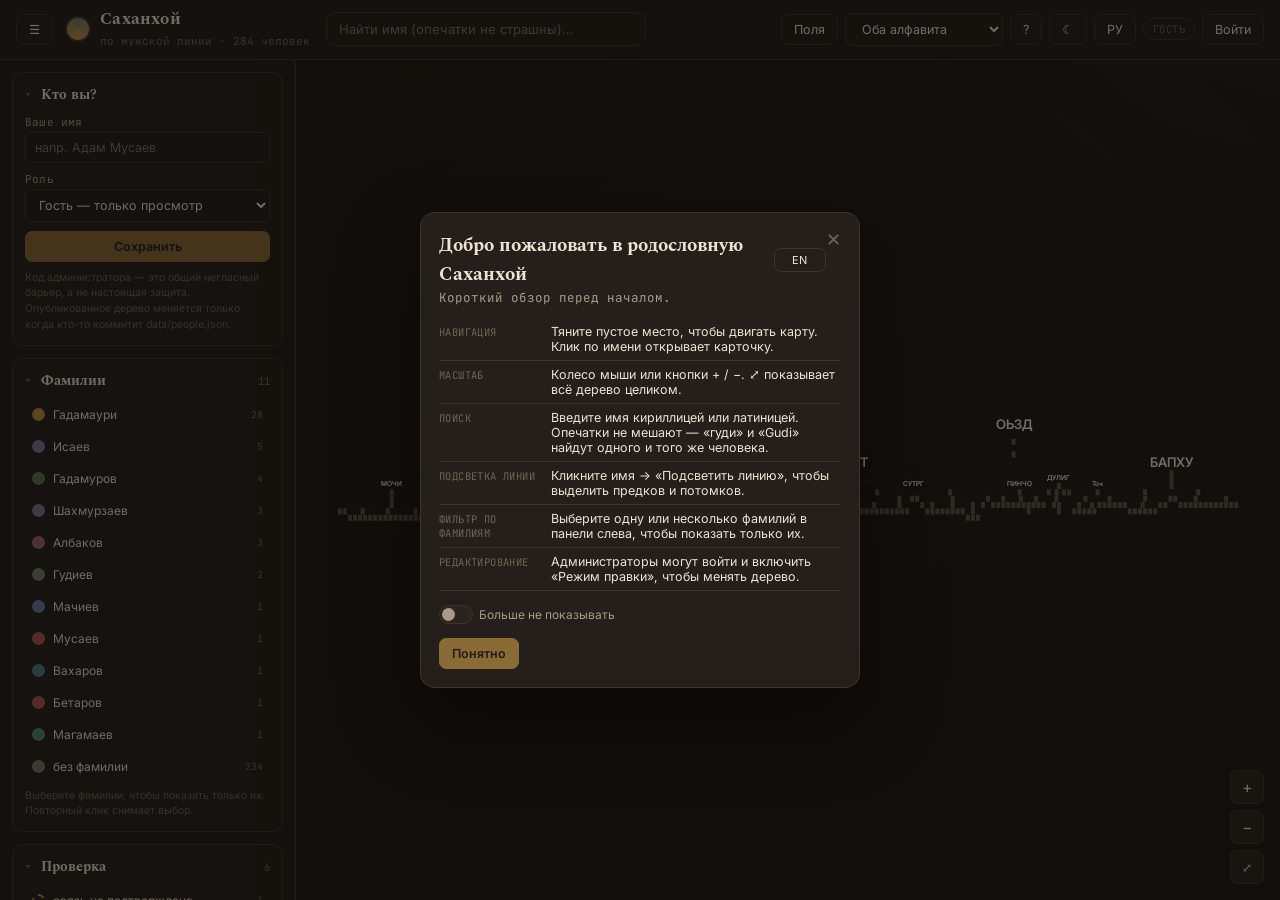
<file: index.html>
<!DOCTYPE html>
<html lang="en">
<head>
<meta charset="UTF-8">
<meta name="viewport" content="width=device-width, initial-scale=1.0">
<title>Саханхой — Lineage Keeper</title>
<link rel="preconnect" href="https://fonts.googleapis.com">
<link rel="preconnect" href="https://fonts.gstatic.com" crossorigin>
<link href="https://fonts.googleapis.com/css2?family=Spectral:wght@500;600;700&family=Source+Serif+4:wght@500;600;700&family=Inter:wght@400;500;600;700&family=JetBrains+Mono:wght@400;500&display=swap" rel="stylesheet">
<link rel="stylesheet" href="styles.css">
</head>
<body>

<div id="app">

  <div class="topbar">
    <button class="btn" id="sidebarToggle" title="Sidebar">☰</button>
    <div class="brand">
      <div class="mark"></div>
      <div>
        <h1 id="brandTitle">Саханхой</h1>
        <small id="brandSub"></small>
      </div>
    </div>

    <div class="search-wrap">
      <input type="text" id="searchInput" autocomplete="off" data-i18n-ph="searchPh">
      <div class="search-results" id="searchResults" style="display:none;"></div>
    </div>

    <div class="topbar-controls">
      <div class="popwrap">
        <button class="btn" id="fieldsBtn" data-i18n="fieldsBtn"></button>
        <div class="popover" id="fieldsPop" hidden>
          <div class="pop-head" data-i18n="fieldsTitle"></div>
          <table class="fieldgrid">
            <thead><tr><th></th><th data-i18n="onHover"></th><th data-i18n="onSelect"></th></tr></thead>
            <tbody id="fieldRows"></tbody>
          </table>
          <label class="toggle-pill" style="margin-top:10px;">
            <span class="switch"><input type="checkbox" id="tooltipToggle" checked><span class="slider"></span></span>
            <span data-i18n="hoverTags"></span>
          </label>
        </div>
      </div>

      <select id="langDisplay" class="btn" style="cursor:pointer;">
        <option value="both" data-i18n="scriptBoth"></option>
        <option value="ru" data-i18n="scriptRu"></option>
        <option value="en" data-i18n="scriptEn"></option>
      </select>

      <button class="btn" id="undoBtn" title="Ctrl+Z">↶</button>
      <button class="btn" id="redoBtn" title="Ctrl+Y">↷</button>
      <label class="toggle-pill" id="editModeWrap" hidden>
        <span class="switch"><input type="checkbox" id="editModeToggle"><span class="slider"></span></span>
        <span data-i18n="editMode"></span>
      </label>
      <button class="btn" id="realignBtn" hidden data-i18n="realign"></button>
      <button class="btn" id="themeBtn" title="Day / Night">☾</button>
      <button class="btn" id="uiLangBtn">EN</button>

      <span id="roleBadge" class="role-badge viewer">viewer</span>
      <button class="btn" id="loginBtn" data-i18n="logIn"></button>
      <button class="btn" id="signOutBtn" data-i18n="signOut" hidden></button>
    </div>
  </div>

  <div class="layout">
    <aside class="sidebar" id="sidebar">

      <div class="panel" id="loginPanel">
        <h2 data-i18n="whoAreYou"></h2>
        <div class="field">
          <label data-i18n="yourName"></label>
          <input type="text" id="userName" data-i18n-ph="namePh">
        </div>
        <div class="field">
          <label data-i18n="role"></label>
          <select id="userRole">
            <option value="viewer" data-i18n="roleViewer"></option>
            <option value="admin" data-i18n="roleAdmin"></option>
          </select>
        </div>
        <div class="field" id="passcodeField" style="display:none;">
          <label data-i18n="passcode"></label>
          <input type="password" id="userPasscode">
        </div>
        <button class="btn primary" id="saveIdentityBtn" style="width:100%;" data-i18n="save"></button>
        <div class="hint" data-i18n="passcodeHint" style="margin-top:8px;"></div>
      </div>

      <div class="panel" id="signedInPanel" hidden>
        <h2 data-i18n="signedIn"></h2>
        <div class="signed-row">
          <div>
            <div class="signed-name" id="signedName"></div>
            <div class="signed-role" id="signedRole"></div>
          </div>
          <button class="btn small" id="signOutBtn2" data-i18n="signOut"></button>
        </div>
      </div>

      <div class="panel collapsible" id="addPersonPanel">
        <h2 data-i18n="addPerson"></h2>
        <div class="field-row">
          <div class="field"><label data-i18n="nameRu"></label><input type="text" id="p_nameRu"></div>
          <div class="field"><label data-i18n="nameEn"></label><input type="text" id="p_nameEn"></div>
        </div>
        <div class="hint" data-i18n="translitHint" style="margin:-5px 0 8px;"></div>
        <div class="field"><label data-i18n="born"></label><div class="datefield" id="p_birth"></div></div>
        <div class="field"><label data-i18n="died"></label><div class="datefield" id="p_death"></div></div>
        <div class="field">
          <label data-i18n="father"></label>
          <div class="combo" id="p_fatherCombo"></div>
        </div>
        <div class="field">
          <label data-i18n="familyName"></label>
          <select id="p_family"></select>
          <div class="new-tag-inline" id="newFamRow" style="display:none;">
            <input type="text" id="newFamName" data-i18n-ph="newFamily">
            <div class="color-row"><input type="color" id="newFamColor" value="#c4903f"></div>
          </div>
        </div>
        <div class="field"><label data-i18n="source"></label>
          <input type="text" id="p_source" list="sourceListAdd" data-i18n-ph="sourcePh">
          <datalist id="sourceListAdd"></datalist></div>
        <div class="field"><label data-i18n="notes"></label><textarea id="p_notes"></textarea></div>
        <button class="btn primary" id="addPersonBtn" style="width:100%;" data-i18n="addPersonBtn"></button>
        <div class="hint" id="addPersonHint" style="margin-top:6px;"></div>
      </div>

      <div class="panel" id="pendingPanel" style="display:none;">
        <h2><span data-i18n="pending"></span> <span class="count" id="pendingCount"></span></h2>
        <div id="pendingList"></div>
      </div>

      <div class="panel">
        <h2><span data-i18n="families"></span> <span class="count" id="famCount"></span></h2>
        <div class="legend-list" id="famLegend"></div>
        <div class="hint" data-i18n="filterHint" style="margin-top:8px;"></div>
      </div>

      <div class="panel">
        <h2><span data-i18n="verification"></span> <span class="count" id="flagCount"></span></h2>
        <div class="legend-list" id="flagList"></div>
        <div class="hint" data-i18n="dashHint" style="margin-top:8px;"></div>
      </div>

      <div class="panel" id="sourcesPanel">
        <h2><span data-i18n="sources"></span> <span class="count" id="sourceCount"></span></h2>
        <div class="legend-list" id="sourceList2"></div>
        <div class="hint" data-i18n="sourcesHint" style="margin-top:8px;"></div>
      </div>

      <div class="panel" id="versionsPanel">
        <h2><span data-i18n="versions"></span> <span class="count" id="versionCount"></span></h2>
        <div id="versionList"></div>
      </div>

      <div class="panel" id="adminPanel" style="display:none;">
        <h2 data-i18n="adminSettings"></h2>
        <div class="field" style="display:none;"><label data-i18n="modPass"></label><input type="text" id="modPasscode"></div>
        <div class="field"><label data-i18n="adminPass"></label><input type="text" id="adminPasscode"></div>
        <button class="btn small" id="savePasscodesBtn" data-i18n="savePasscodes"></button>
        <div class="btn-grid" style="margin-top:10px;">
          <button class="btn small" id="exportDataBtn" data-i18n="exportJson"></button>
          <button class="btn small" id="exportXlsxBtn" data-i18n="exportXlsx"></button>
          <button class="btn small" id="importXlsxBtn" data-i18n="importXlsx"></button>
          <button class="btn small" id="exportBtn" data-i18n="exportBackup"></button>
          <button class="btn small" id="importBtn" data-i18n="importBackup"></button>
          <button class="btn small danger" id="resetAllBtn" data-i18n="resetLocal"></button>
        </div>
        <input type="file" id="importFile" accept="application/json" style="display:none;">
        <input type="file" id="importSheet" accept=".xlsx,.csv" style="display:none;">
        <div class="hint" data-i18n="adminDataHint" style="margin-top:8px;"></div>
      </div>

      <div class="panel" id="fontPanel" style="display:none;">
        <h2><span data-i18n="fontPanelTitle"></span>
          <button class="btn small" id="fontResetBtn" style="float:right;font-size:10px;" data-i18n="fontReset"></button>
        </h2>
        <div id="fontRows"></div>
        <div class="hint" data-i18n="fontPanelHint" style="margin-top:8px;"></div>
      </div>

      <div class="panel" id="activityPanel">
        <h2 data-i18n="activity"></h2>
        <div id="auditLog"></div>
      </div>

    </aside>

    <main class="canvas-wrap">
      <svg id="tree-svg"><g id="viewport"></g></svg>
      <div class="empty-state" id="emptyState" style="display:none;">
        <div class="es-title" data-i18n="emptyTitle"></div>
        <div data-i18n="emptyBody"></div>
      </div>
      <div class="tooltip" id="tooltip"></div>
      <div class="zoom-controls">
        <button class="btn" id="zoomIn">+</button>
        <button class="btn" id="zoomOut">−</button>
        <button class="btn" id="zoomFit" style="font-size:12px;" title="Fit">⤢</button>
      </div>
    </main>
  </div>
</div>

<div class="overlay" id="infoOverlay"><div class="modal" id="infoModal"></div></div>
<div class="toast" id="toast"></div>

<script src="config.js"></script>
<script src="app.js"></script>
</body>
</html>
</file>
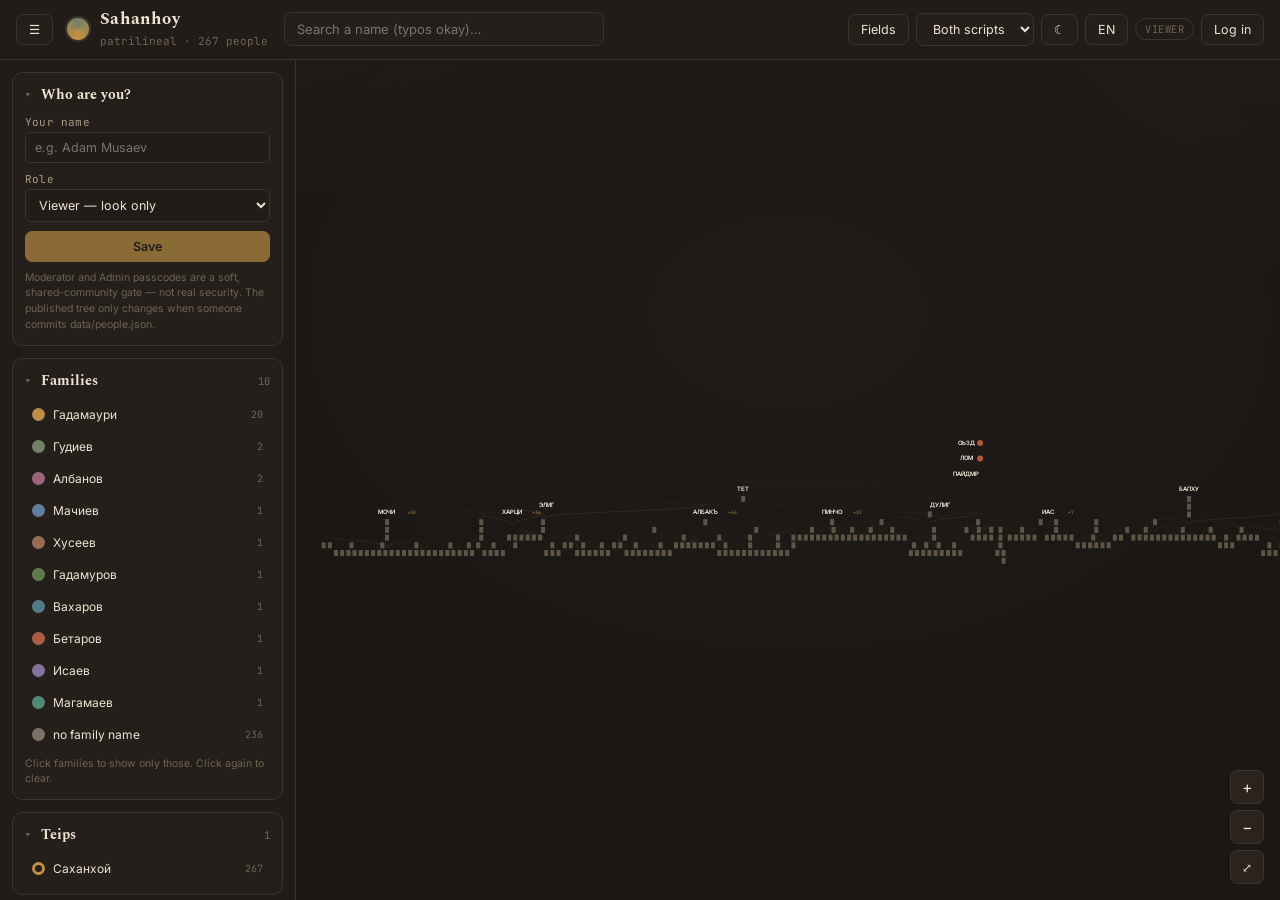
<file: preview.html>
<!DOCTYPE html>
<html lang="en">
<head>
<meta charset="UTF-8">
<meta name="viewport" content="width=device-width, initial-scale=1.0">
<title>Саханхой (одним файлом) —  — Lineage Keeper</title>
<link rel="preconnect" href="https://fonts.googleapis.com">
<link rel="preconnect" href="https://fonts.gstatic.com" crossorigin>
<link href="https://fonts.googleapis.com/css2?family=Spectral:wght@500;600;700&family=Source+Serif+4:wght@500;600;700&family=Inter:wght@400;500;600;700&family=JetBrains+Mono:wght@400;500&display=swap" rel="stylesheet">
<style>
/* ═══════════════════════════════════════════════════════════════════════
   Саханхой — Lineage Keeper
   Serif for headings and names · mono for metadata, counts and labels ·
   sans for everything else · soft radii · 1px borders · minimal shadow ·
   one accent colour doing the important work at a time.
   ═══════════════════════════════════════════════════════════════════════ */

:root{
  /* backgrounds */
  --bg:#1b1714;
  --bg-2:#221c18;
  --panel:#241f1a;
  --panel-2:#2b241e;
  --border:#3c332a;

  /* text */
  --text:#eee3d3;
  --text-dim:#a89a84;
  --text-faint:#6f6353;

  /* accents */
  --accent:#c4903f;
  --accent-dim:#8a6a35;
  --accent2:#748067;
  --danger:#b1583f;
  --success:#6a8a5e;

  /* shape */
  --radius:10px;

  /* type — Spectral has no Cyrillic subset, so a Cyrillic serif sits
     behind it in the stack and picks up the names. See README. */
  --font-d:'Spectral','Source Serif 4',Georgia,serif;
  --font-b:'Inter',system-ui,sans-serif;
  --font-m:'JetBrains Mono',ui-monospace,monospace;

  /* map glow, swapped per theme */
  --glow-a:rgba(196,144,63,0.07);
  --glow-b:rgba(116,128,103,0.06);
  --canvas-glow:rgba(255,255,255,.02);
  --link:#6d5f4d;
  --link-dash:#8a6b3c;
  --on-accent:#221c18;

  /* label sizes, set from JS as you zoom */
  --lbl-ru:12px;
  --lbl-en:10.5px;
  --lbl-meta:9.5px;
}

html.light{
  --bg:#f4efe6;
  --bg-2:#fbf8f2;
  --panel:#ffffff;
  --panel-2:#f2ece1;
  --border:#ddd3c2;
  --text:#241d16;
  --text-dim:#6a5f51;
  --text-faint:#948876;
  --accent:#9a6a1f;
  --accent-dim:#c4903f;
  --accent2:#5d6b50;
  --danger:#9c4630;
  --success:#4f6b44;
  --glow-a:rgba(196,144,63,0.14);
  --glow-b:rgba(116,128,103,0.10);
  --canvas-glow:rgba(0,0,0,.02);
  --link:#c0b4a0;
  --link-dash:#c9a56a;
  --on-accent:#fbf8f2;
}

*{box-sizing:border-box;}
[hidden]{display:none !important;}
html,body{height:100%;margin:0;}
body{
  background:
    radial-gradient(ellipse 900px 500px at 15% -10%, var(--glow-a), transparent 60%),
    radial-gradient(ellipse 700px 500px at 100% 0%, var(--glow-b), transparent 55%),
    var(--bg);
  color:var(--text);
  font-family:var(--font-b);
  overflow:hidden;
}
#app{height:100vh;display:flex;flex-direction:column;}

/* ---------- topbar ---------- */
.topbar{
  display:flex;align-items:center;gap:12px;
  padding:10px 16px;
  background:var(--bg-2);
  border-bottom:1px solid var(--border);
  flex-shrink:0;flex-wrap:wrap;
}
.brand{display:flex;align-items:center;gap:9px;margin-right:4px;}
.brand .mark{
  width:26px;height:26px;border-radius:50%;
  background:conic-gradient(from 180deg, var(--accent), var(--accent2), var(--accent));
  border:2px solid var(--border);flex-shrink:0;
}
.brand h1{font-family:var(--font-d);font-weight:700;font-size:17px;margin:0;letter-spacing:.2px;line-height:1.1;}
.brand small{color:var(--text-faint);font-size:11px;font-family:var(--font-m);}

.search-wrap{position:relative;flex:1;min-width:170px;max-width:320px;}
.search-wrap input{
  width:100%;padding:8px 12px;border-radius:8px;border:1px solid var(--border);
  background:var(--panel);color:var(--text);font-family:var(--font-b);font-size:13px;
}
.search-wrap input:focus{outline:none;border-color:var(--accent-dim);}
.search-results{
  position:absolute;top:calc(100% + 4px);left:0;right:0;
  background:var(--panel-2);border:1px solid var(--border);border-radius:8px;
  max-height:300px;overflow-y:auto;z-index:40;box-shadow:0 8px 24px rgba(0,0,0,.4);
}
.search-results .sr-item{padding:8px 10px;cursor:pointer;font-size:13px;border-bottom:1px solid var(--border);}
.search-results .sr-item:last-child{border-bottom:none;}
.search-results .sr-item:hover,.search-results .sr-item.sel{background:var(--panel);}
.search-results .sr-item .sub{color:var(--text-faint);font-size:11px;font-family:var(--font-m);}
.search-results .sr-empty{padding:12px 10px;font-size:12px;color:var(--text-faint);font-style:italic;}

.topbar-controls{display:flex;align-items:center;gap:7px;margin-left:auto;flex-wrap:wrap;}
.btn{
  padding:7px 12px;border-radius:7px;border:1px solid var(--border);
  background:var(--panel);color:var(--text);font-family:var(--font-b);font-size:12.5px;
  cursor:pointer;white-space:nowrap;transition:border-color .15s,opacity .15s;
}
.btn:hover{border-color:var(--accent-dim);}
.btn:disabled{opacity:.35;cursor:default;border-color:var(--border);}
.btn.primary{background:var(--accent-dim);border-color:var(--accent-dim);color:var(--on-accent);font-weight:600;}
.btn.primary:hover{background:var(--accent);}
.btn.danger{border-color:var(--danger);color:var(--danger);}
.btn.small{padding:4px 8px;font-size:11px;}
.toggle-pill{display:flex;align-items:center;gap:6px;font-size:12px;color:var(--text-dim);cursor:pointer;}
.switch{position:relative;width:34px;height:19px;flex-shrink:0;}
.switch input{opacity:0;width:0;height:0;}
.slider{position:absolute;inset:0;background:var(--panel-2);border:1px solid var(--border);border-radius:20px;cursor:pointer;transition:.15s;}
.slider:before{content:'';position:absolute;width:13px;height:13px;left:2px;top:2px;background:var(--text-dim);border-radius:50%;transition:.15s;}
input:checked + .slider{background:var(--accent-dim);}
input:checked + .slider:before{transform:translateX(15px);background:var(--on-accent);}

/* popover */
.popwrap{position:relative;}
.popover{
  position:absolute;top:calc(100% + 6px);right:0;z-index:70;width:270px;
  background:var(--panel-2);border:1px solid var(--border);border-radius:var(--radius);
  padding:12px;box-shadow:0 14px 36px rgba(0,0,0,.45);
}
.pop-head{font-family:var(--font-d);font-weight:700;font-size:13px;margin-bottom:8px;}
.fieldgrid{width:100%;border-collapse:collapse;font-size:12px;}
.fieldgrid th{
  font-family:var(--font-m);font-size:9.5px;font-weight:400;color:var(--text-faint);
  text-transform:uppercase;letter-spacing:.5px;padding-bottom:6px;text-align:center;
}
.fieldgrid th:first-child{text-align:left;}
.fieldgrid td{padding:3px 0;}
.fieldgrid td:not(:first-child){text-align:center;width:52px;}
.fieldgrid input{accent-color:var(--accent);width:14px;height:14px;cursor:pointer;}

/* ---------- layout ---------- */
.layout{flex:1;display:flex;min-height:0;}
.sidebar{
  width:296px;flex-shrink:0;background:var(--bg-2);border-right:1px solid var(--border);
  overflow-y:auto;padding:12px;display:flex;flex-direction:column;gap:12px;
}
.sidebar.collapsed{display:none;}
.panel{background:var(--panel);border:1px solid var(--border);border-radius:var(--radius);padding:12px;}
.panel h2{
  font-family:var(--font-d);font-size:13.5px;font-weight:700;margin:0 0 10px 0;
  display:flex;align-items:center;justify-content:space-between;gap:8px;color:var(--text);
}
.panel h2 .count{font-family:var(--font-m);font-size:10.5px;color:var(--text-faint);font-weight:400;}
.field{margin-bottom:9px;}
.field label{display:block;font-size:11px;color:var(--text-dim);margin-bottom:3px;font-family:var(--font-m);letter-spacing:.2px;}
.field input[type=text],.field input[type=number],.field input[type=password],.field select,.field textarea{
  width:100%;padding:7px 9px;border-radius:6px;border:1px solid var(--border);
  background:var(--bg-2);color:var(--text);font-family:var(--font-b);font-size:12.5px;
}
.field input:focus,.field select:focus,.field textarea:focus{outline:none;border-color:var(--accent-dim);}
.field textarea{resize:vertical;min-height:44px;}
.field-row{display:flex;gap:8px;}
.field-row .field{flex:1;min-width:0;}
.hint{font-size:10.5px;color:var(--text-faint);margin-top:2px;line-height:1.5;}
.hint code{font-family:var(--font-m);font-size:10px;color:var(--text-dim);}
.color-row{display:flex;align-items:center;gap:6px;}
.color-row input[type=color]{width:30px;height:26px;padding:0;border:1px solid var(--border);border-radius:5px;background:none;cursor:pointer;}
.new-tag-inline{display:flex;gap:6px;margin-top:6px;}
.new-tag-inline input[type=text]{flex:1;}
.btn-grid{display:grid;grid-template-columns:1fr 1fr;gap:6px;}
.btn-grid .btn{width:100%;text-align:center;}

/* date field — fixed DD-MM-YYYY order */
.datefield{display:flex;gap:6px;align-items:center;}
.datefield select,.datefield input{
  padding:7px 6px;border-radius:6px;border:1px solid var(--border);
  background:var(--bg-2);color:var(--text);font-family:var(--font-m);font-size:12px;
}
.datefield .dd{width:62px;} .datefield .mm{width:62px;} .datefield .yy{width:72px;}
.datefield .sep{color:var(--text-faint);font-family:var(--font-m);font-size:12px;}
.datefield.bad select,.datefield.bad input{border-color:var(--danger);}

.legend-list{display:flex;flex-direction:column;gap:5px;}
.legend-item{display:flex;align-items:center;gap:8px;padding:5px 6px;border-radius:6px;cursor:pointer;font-size:12px;border:1px solid transparent;}
.legend-item:hover{background:var(--panel-2);}
.legend-item.picked{border-color:var(--accent-dim);background:var(--panel-2);}
.legend-item.muted{opacity:.4;}
.swatch{width:13px;height:13px;border-radius:50%;flex-shrink:0;border:2px solid rgba(128,128,128,.25);}
.swatch.ring{background:none !important;border-width:3px;}
.swatch.dash{background:none !important;border-style:dashed;border-color:var(--accent);}
.legend-item .lname{flex:1;min-width:0;overflow:hidden;text-overflow:ellipsis;white-space:nowrap;}
.legend-item .lcount{color:var(--text-faint);font-family:var(--font-m);font-size:10px;}

.role-badge{
  display:inline-flex;align-items:center;gap:5px;padding:3px 9px;border-radius:20px;
  font-size:10.5px;font-family:var(--font-m);border:1px solid var(--border);text-transform:uppercase;letter-spacing:.5px;
}
.role-badge.viewer{color:var(--text-faint);}
.role-badge.contributor{color:#8fb0c9;border-color:#3d5468;}
.role-badge.moderator{color:#7fa066;border-color:#4a5f3c;}
.role-badge.admin{color:var(--accent);border-color:var(--accent-dim);}

.signed-row{display:flex;align-items:center;justify-content:space-between;gap:8px;}
.signed-name{font-size:13px;font-weight:600;}
.signed-role{font-family:var(--font-m);font-size:10.5px;color:var(--text-faint);text-transform:uppercase;letter-spacing:.5px;}

.pending-item,.version-item{border:1px solid var(--border);border-radius:8px;padding:8px;margin-bottom:7px;background:var(--bg-2);}
.pending-item .pt{font-size:12px;font-weight:600;}
.pending-item .ps{font-size:10.5px;color:var(--text-faint);font-family:var(--font-m);margin:3px 0 6px;line-height:1.5;}
.pending-item .pactions{display:flex;gap:6px;flex-wrap:wrap;}
.version-item{display:flex;align-items:center;justify-content:space-between;gap:8px;}
.version-item .vmeta{font-size:11px;line-height:1.5;min-width:0;}
.version-item .vtime{font-family:var(--font-m);font-size:9.5px;color:var(--text-faint);}
.empty-note{font-size:11.5px;color:var(--text-faint);font-style:italic;}

#auditLog{max-height:150px;overflow-y:auto;font-size:11px;font-family:var(--font-m);color:var(--text-dim);line-height:1.6;}

/* ---------- canvas ---------- */
.canvas-wrap{flex:1;position:relative;overflow:hidden;
  background:radial-gradient(ellipse 1000px 700px at 50% 30%, var(--canvas-glow), transparent 60%);}
svg#tree-svg{width:100%;height:100%;display:block;cursor:grab;touch-action:none;}
svg#tree-svg.panning{cursor:grabbing;}
.node-group{cursor:pointer;}

/* Labels carry a halo in the page colour so highlighted links never cut
   through the text. paint-order draws the stroke beneath the glyphs. */
.node-label,.node-label-ru,.node-meta{
  pointer-events:none;text-anchor:middle;
  paint-order:stroke; stroke:var(--bg); stroke-width:3.5px; stroke-linejoin:round;
}
.node-label{font-family:var(--font-b);font-size:var(--lbl-ru);fill:var(--text);font-weight:600;}
.node-label-ru{font-family:var(--font-b);font-size:var(--lbl-en);fill:var(--text-dim);}
.node-meta{font-family:var(--font-m);font-size:var(--lbl-meta);fill:var(--text-faint);}
.node-badge{font-family:var(--font-m);font-size:10px;fill:var(--on-accent);font-weight:700;pointer-events:none;}

.link{fill:none;stroke:var(--link);stroke-width:2;}
.link.unverified{stroke-dasharray:4 4;stroke:var(--link-dash);}
.link.lit{stroke:var(--accent);stroke-width:2.6;}
svg#tree-svg.far .node-label,
svg#tree-svg.far .node-label-ru,
svg#tree-svg.far .node-meta{display:none;}

.zoom-controls{position:absolute;bottom:16px;right:16px;display:flex;flex-direction:column;gap:6px;z-index:20;}
.zoom-controls .btn{width:34px;height:34px;padding:0;font-size:16px;display:flex;align-items:center;justify-content:center;background:var(--panel-2);}
#clearHighlightBtn{position:absolute;top:12px;left:12px;z-index:30;}

.empty-state{position:absolute;top:50%;left:50%;transform:translate(-50%,-50%);text-align:center;color:var(--text-faint);z-index:5;pointer-events:none;}
.empty-state .es-title{font-family:var(--font-d);font-size:20px;color:var(--text-dim);margin-bottom:6px;}

.tooltip{
  position:absolute;pointer-events:none;background:var(--panel-2);border:1px solid var(--border);
  border-radius:8px;padding:9px 11px;font-size:12px;max-width:250px;z-index:50;
  box-shadow:0 10px 30px rgba(0,0,0,.35);display:none;
}
.tooltip .tt-name{font-family:var(--font-d);font-weight:700;font-size:13.5px;margin-bottom:3px;}
.tooltip .tt-name-ru{color:var(--text-dim);font-size:11.5px;margin-bottom:5px;}
.tooltip .tt-row{display:flex;gap:6px;font-size:11px;color:var(--text-dim);margin-bottom:2px;}
.tooltip .tt-row .tk{font-family:var(--font-m);font-size:10px;color:var(--text-faint);min-width:66px;flex-shrink:0;}
.tooltip .tt-tag{display:inline-flex;align-items:center;gap:4px;}
.tooltip .tt-flag{color:var(--danger);font-size:10.5px;margin-top:5px;font-family:var(--font-m);}

/* ---------- modal ---------- */
.overlay{position:fixed;inset:0;background:rgba(10,8,6,.55);display:none;align-items:center;justify-content:center;z-index:100;}
html.light .overlay{background:rgba(60,50,38,.35);}
.overlay.show{display:flex;}
.modal{
  background:var(--panel);border:1px solid var(--border);border-radius:14px;
  width:440px;max-width:92vw;max-height:86vh;overflow-y:auto;padding:18px;
  box-shadow:0 30px 80px rgba(0,0,0,.45);
}
.modal h3{font-family:var(--font-d);margin:0 0 3px 0;font-size:19px;}
.modal .modal-sub{color:var(--text-dim);font-size:12.5px;margin-bottom:12px;font-family:var(--font-m);}
.modal .close-x{float:right;cursor:pointer;color:var(--text-faint);font-size:18px;line-height:1;}
.detail-row{display:flex;gap:8px;padding:6px 0;border-bottom:1px solid var(--border);font-size:12.5px;}
.detail-row .dk{width:104px;color:var(--text-faint);font-family:var(--font-m);font-size:10.5px;text-transform:uppercase;letter-spacing:.4px;flex-shrink:0;padding-top:1px;}
.detail-row .dv{flex:1;min-width:0;}
.detail-row .dv a{color:var(--text);text-decoration:none;border-bottom:1px solid var(--accent-dim);cursor:pointer;}
.detail-row .dv a:hover{color:var(--accent);}
.tag-chip{display:inline-flex;align-items:center;gap:5px;padding:2px 8px;border-radius:14px;font-size:11px;border:1px solid var(--border);}
.chain-line{display:flex;flex-wrap:wrap;gap:3px;align-items:baseline;line-height:1.7;}
.chain-line i{color:var(--text-faint);font-style:normal;}
.modal-actions{display:flex;gap:8px;flex-wrap:wrap;margin-top:14px;}
.flag-note{
  display:flex;align-items:flex-start;gap:7px;margin-top:12px;padding:8px 10px;
  border:1px solid var(--danger);border-radius:8px;
  font-size:11.5px;color:var(--danger);line-height:1.5;
}

.toast{
  position:fixed;bottom:20px;left:50%;transform:translateX(-50%);
  background:var(--panel-2);border:1px solid var(--accent-dim);color:var(--text);
  padding:9px 16px;border-radius:8px;font-size:12.5px;z-index:200;opacity:0;
  transition:opacity .25s;pointer-events:none;
}
.toast.show{opacity:1;}

@media (max-width:900px){
  .sidebar{position:absolute;z-index:60;height:calc(100% - 54px);top:54px;box-shadow:20px 0 40px rgba(0,0,0,.4);}
  .sidebar-toggle{display:inline-flex;}
  .search-wrap{max-width:none;order:5;width:100%;}
}
:focus-visible{outline:2px solid var(--accent-dim);outline-offset:2px;}
@media (prefers-reduced-motion: reduce){*{transition:none !important;}}
::-webkit-scrollbar{width:9px;height:9px;}
::-webkit-scrollbar-thumb{background:var(--border);border-radius:6px;}
::-webkit-scrollbar-track{background:transparent;}

/* ---------- type-ahead combobox (father picker) ---------- */
.combo{position:relative;}
.combo input{
  width:100%;padding:7px 9px;border-radius:6px;border:1px solid var(--border);
  background:var(--bg-2);color:var(--text);font-family:var(--font-b);font-size:12.5px;
}
.combo input:focus{outline:none;border-color:var(--accent-dim);}
.combo .combo-list{
  position:absolute;top:calc(100% + 3px);left:0;right:0;z-index:80;
  background:var(--panel-2);border:1px solid var(--border);border-radius:8px;
  max-height:230px;overflow-y:auto;box-shadow:0 10px 28px rgba(0,0,0,.35);
}
.combo .combo-item{padding:6px 9px;cursor:pointer;font-size:12.5px;border-bottom:1px solid var(--border);}
.combo .combo-item:last-child{border-bottom:none;}
.combo .combo-item:hover,.combo .combo-item.sel{background:var(--panel);}
.combo .combo-item .sub{font-family:var(--font-m);font-size:10px;color:var(--text-faint);}
.combo .combo-empty{padding:9px;font-size:11.5px;color:var(--text-faint);font-style:italic;}
.combo .combo-clear{
  position:absolute;right:6px;top:6px;border:0;background:none;color:var(--text-faint);
  cursor:pointer;font-size:14px;line-height:1;padding:2px 4px;
}

/* four digits and no more — needs to out-rank .field input[type=number] */
.field .datefield input.yy,.datefield input.yy{width:64px;-moz-appearance:textfield;}
.field .datefield select.dd,.field .datefield select.mm{width:60px;}
.datefield input.yy::-webkit-outer-spin-button,
.datefield input.yy::-webkit-inner-spin-button{-webkit-appearance:none;margin:0;}

/* ---------- editing affordances on the map ---------- */
.node-group.picked circle:first-of-type{stroke:var(--accent);stroke-width:6;}
.handle{cursor:pointer;}
.handle circle{fill:var(--panel-2);stroke:var(--accent-dim);stroke-width:1.5;}
.handle:hover circle{stroke:var(--accent);fill:var(--accent-dim);}
.handle text{fill:var(--text);font-family:var(--font-m);font-weight:700;pointer-events:none;}
.link-preview{stroke:var(--accent);stroke-width:2.5;stroke-dasharray:5 4;fill:none;pointer-events:none;}
.drop-target circle:first-of-type{stroke:var(--success);stroke-width:6;}

/* ---------- in-app confirm ---------- */
.confirm-card{
  background:var(--panel);border:1px solid var(--border);border-radius:14px;
  width:400px;max-width:92vw;padding:20px;box-shadow:0 30px 80px rgba(0,0,0,.45);
}
.confirm-card h4{font-family:var(--font-d);margin:0 0 8px;font-size:16px;}
.confirm-card p{margin:0 0 16px;font-size:12.5px;line-height:1.6;color:var(--text-dim);}
.confirm-card .row{display:flex;gap:8px;justify-content:flex-end;}

/* ---------- names as the interactive elements ---------- */
.node-group .hit{fill:transparent;}
.node-group .pill{fill:var(--panel-2);stroke:var(--accent);stroke-width:1.5px;vector-effect:non-scaling-stroke;}
.node-group:hover .hit{fill:var(--panel-2);opacity:.55;}
.node-group.drop-target .hit{fill:var(--success);opacity:.3;}
.node-badge-text{font-family:var(--font-m);font-size:var(--lbl-meta);fill:var(--accent);pointer-events:none;}
.node-group.tiny .tick{opacity:.8;}

/* ---------- family filter chips over the chart ---------- */
.filter-chips{
  position:absolute;top:12px;left:50%;transform:translateX(-50%);z-index:30;
  display:flex;align-items:center;gap:6px;flex-wrap:wrap;justify-content:center;
  max-width:70%;background:var(--panel);border:1px solid var(--border);
  border-radius:20px;padding:5px 12px;box-shadow:0 8px 22px rgba(0,0,0,.3);
}
.filter-chips .fc-label{
  font-family:var(--font-m);font-size:9.5px;color:var(--text-faint);
  text-transform:uppercase;letter-spacing:.6px;margin-right:2px;
}
.filter-chips .fc{
  display:inline-flex;align-items:center;gap:6px;font-size:11.5px;
  background:var(--panel-2);border:1px solid var(--border);border-radius:14px;padding:2px 6px 2px 7px;
}
.filter-chips .fc i{width:9px;height:9px;border-radius:50%;flex-shrink:0;}
.filter-chips .fc b{cursor:pointer;color:var(--text-faint);font-weight:400;padding:0 2px;}
.filter-chips .fc b:hover{color:var(--danger);}

#clearHighlightBtn{display:flex;align-items:center;gap:6px;}

/* ---------- collapsible sidebar panels ---------- */
.panel h2 .chev{
  cursor:pointer;color:var(--text-faint);font-size:10px;margin-right:2px;
  transition:transform .15s;display:inline-block;
}
.panel.folded h2 .chev{transform:rotate(-90deg);}
.panel.folded > *:not(h2){display:none !important;}
.panel h2 .heading{flex:1;cursor:pointer;}

/* ---------- family delete ---------- */
.legend-item .lx{
  color:var(--text-faint);font-size:12px;padding:0 3px;border-radius:4px;
  opacity:0;transition:opacity .12s;
}
.legend-item:hover .lx{opacity:1;}
.legend-item .lx:hover{color:var(--danger);}


/* ---------- legibility of the structure ---------- */
.link{stroke-linecap:round;}
.node-group .tick{fill:var(--text-faint);}
.node-group:hover .tick{fill:var(--accent);}
html:not(.light) .node-label{fill:#f3e9da;}
html:not(.light) .node-label-ru{fill:#b6a68d;}
html:not(.light) .node-meta{fill:#8d7f6b;}
html:not(.light) .link.lit{stroke:#e0aa50;}
/* the halo behind names is the page colour, so links pass behind cleanly */
.node-label,.node-label-ru,.node-meta{stroke-width:3.5px;}

</style>
</head>
<body>

<div id="app">

  <div class="topbar">
    <button class="btn" id="sidebarToggle" title="Sidebar">☰</button>
    <div class="brand">
      <div class="mark"></div>
      <div>
        <h1 id="brandTitle">Саханхой</h1>
        <small id="brandSub"></small>
      </div>
    </div>

    <div class="search-wrap">
      <input type="text" id="searchInput" autocomplete="off" data-i18n-ph="searchPh">
      <div class="search-results" id="searchResults" style="display:none;"></div>
    </div>

    <div class="topbar-controls">
      <div class="popwrap">
        <button class="btn" id="fieldsBtn" data-i18n="fieldsBtn"></button>
        <div class="popover" id="fieldsPop" hidden>
          <div class="pop-head" data-i18n="fieldsTitle"></div>
          <table class="fieldgrid">
            <thead><tr><th></th><th data-i18n="onHover"></th><th data-i18n="onSelect"></th></tr></thead>
            <tbody id="fieldRows"></tbody>
          </table>
          <label class="toggle-pill" style="margin-top:10px;">
            <span class="switch"><input type="checkbox" id="tooltipToggle" checked><span class="slider"></span></span>
            <span data-i18n="hoverTags"></span>
          </label>
        </div>
      </div>

      <select id="langDisplay" class="btn" style="cursor:pointer;">
        <option value="both" data-i18n="scriptBoth"></option>
        <option value="ru" data-i18n="scriptRu"></option>
        <option value="en" data-i18n="scriptEn"></option>
      </select>

      <button class="btn" id="undoBtn" title="Ctrl+Z">↶</button>
      <button class="btn" id="redoBtn" title="Ctrl+Y">↷</button>
      <label class="toggle-pill" id="editModeWrap" hidden>
        <span class="switch"><input type="checkbox" id="editModeToggle"><span class="slider"></span></span>
        <span data-i18n="editMode"></span>
      </label>
      <button class="btn" id="realignBtn" hidden data-i18n="realign"></button>
      <button class="btn" id="themeBtn" title="Day / Night">☾</button>
      <button class="btn" id="uiLangBtn">EN</button>

      <span id="roleBadge" class="role-badge viewer">viewer</span>
      <button class="btn" id="loginBtn" data-i18n="logIn"></button>
      <button class="btn" id="signOutBtn" data-i18n="signOut" hidden></button>
    </div>
  </div>

  <div class="layout">
    <aside class="sidebar" id="sidebar">

      <div class="panel" id="loginPanel">
        <h2 data-i18n="whoAreYou"></h2>
        <div class="field">
          <label data-i18n="yourName"></label>
          <input type="text" id="userName" data-i18n-ph="namePh">
        </div>
        <div class="field">
          <label data-i18n="role"></label>
          <select id="userRole">
            <option value="viewer" data-i18n="roleViewer"></option>
            <option value="moderator" data-i18n="roleModerator"></option>
            <option value="admin" data-i18n="roleAdmin"></option>
          </select>
        </div>
        <div class="field" id="passcodeField" style="display:none;">
          <label data-i18n="passcode"></label>
          <input type="password" id="userPasscode">
        </div>
        <button class="btn primary" id="saveIdentityBtn" style="width:100%;" data-i18n="save"></button>
        <div class="hint" data-i18n="passcodeHint" style="margin-top:8px;"></div>
      </div>

      <div class="panel" id="signedInPanel" hidden>
        <h2 data-i18n="signedIn"></h2>
        <div class="signed-row">
          <div>
            <div class="signed-name" id="signedName"></div>
            <div class="signed-role" id="signedRole"></div>
          </div>
          <button class="btn small" id="signOutBtn2" data-i18n="signOut"></button>
        </div>
      </div>

      <div class="panel collapsible" id="addPersonPanel">
        <h2 data-i18n="addPerson"></h2>
        <div class="field-row">
          <div class="field"><label data-i18n="nameRu"></label><input type="text" id="p_nameRu"></div>
          <div class="field"><label data-i18n="nameEn"></label><input type="text" id="p_nameEn"></div>
        </div>
        <div class="hint" data-i18n="translitHint" style="margin:-5px 0 8px;"></div>
        <div class="field"><label data-i18n="born"></label><div class="datefield" id="p_birth"></div></div>
        <div class="field"><label data-i18n="died"></label><div class="datefield" id="p_death"></div></div>
        <div class="field">
          <label data-i18n="father"></label>
          <div class="combo" id="p_fatherCombo"></div>
        </div>
        <div class="field">
          <label data-i18n="familyName"></label>
          <select id="p_family"></select>
          <div class="new-tag-inline" id="newFamRow" style="display:none;">
            <input type="text" id="newFamName" data-i18n-ph="newFamily">
            <div class="color-row"><input type="color" id="newFamColor" value="#c4903f"></div>
          </div>
        </div>
        <div class="field">
          <label>Teip</label>
          <select id="p_teip"></select>
          <div class="new-tag-inline" id="newTeipRow" style="display:none;">
            <input type="text" id="newTeipName" data-i18n-ph="newTeip">
            <div class="color-row"><input type="color" id="newTeipColor" value="#748067"></div>
          </div>
        </div>
        <div class="field">
          <label>Tukkhum</label>
          <select id="p_tukkhum"></select>
          <div class="new-tag-inline" id="newTukRow" style="display:none;">
            <input type="text" id="newTukName" data-i18n-ph="newTukkhum">
            <div class="color-row"><input type="color" id="newTukColor" value="#5f7ea3"></div>
          </div>
        </div>
        <div class="field"><label data-i18n="source"></label>
          <input type="text" id="p_source" list="sourceListAdd" data-i18n-ph="sourcePh">
          <datalist id="sourceListAdd"></datalist></div>
        <div class="field"><label data-i18n="notes"></label><textarea id="p_notes"></textarea></div>
        <button class="btn primary" id="addPersonBtn" style="width:100%;" data-i18n="addPersonBtn"></button>
        <div class="hint" id="addPersonHint" style="margin-top:6px;"></div>
      </div>

      <div class="panel" id="pendingPanel" style="display:none;">
        <h2><span data-i18n="pending"></span> <span class="count" id="pendingCount"></span></h2>
        <div id="pendingList"></div>
      </div>

      <div class="panel">
        <h2><span data-i18n="families"></span> <span class="count" id="famCount"></span></h2>
        <div class="legend-list" id="famLegend"></div>
        <div class="hint" data-i18n="filterHint" style="margin-top:8px;"></div>
      </div>

      <div class="panel">
        <h2><span data-i18n="teips"></span> <span class="count" id="teipCount"></span></h2>
        <div class="legend-list" id="teipLegend"></div>
      </div>

      <div class="panel">
        <h2><span data-i18n="tukkhums"></span> <span class="count" id="tukCount"></span></h2>
        <div class="legend-list" id="tukLegend"></div>
      </div>

      <div class="panel">
        <h2><span data-i18n="verification"></span> <span class="count" id="flagCount"></span></h2>
        <div class="legend-list" id="flagList"></div>
        <div class="hint" data-i18n="dashHint" style="margin-top:8px;"></div>
      </div>

      <div class="panel" id="sourcesPanel">
        <h2><span data-i18n="sources"></span> <span class="count" id="sourceCount"></span></h2>
        <div class="legend-list" id="sourceList2"></div>
        <div class="hint" data-i18n="sourcesHint" style="margin-top:8px;"></div>
      </div>

      <div class="panel" id="versionsPanel">
        <h2><span data-i18n="versions"></span> <span class="count" id="versionCount"></span></h2>
        <div id="versionList"></div>
      </div>

      <div class="panel" id="adminPanel" style="display:none;">
        <h2 data-i18n="adminSettings"></h2>
        <div class="field"><label data-i18n="modPass"></label><input type="text" id="modPasscode"></div>
        <div class="field"><label data-i18n="adminPass"></label><input type="text" id="adminPasscode"></div>
        <button class="btn small" id="savePasscodesBtn" data-i18n="savePasscodes"></button>
        <div class="btn-grid" style="margin-top:10px;">
          <button class="btn small" id="exportDataBtn" data-i18n="exportJson"></button>
          <button class="btn small" id="exportXlsxBtn" data-i18n="exportXlsx"></button>
          <button class="btn small" id="importXlsxBtn" data-i18n="importXlsx"></button>
          <button class="btn small" id="exportBtn" data-i18n="exportBackup"></button>
          <button class="btn small" id="importBtn" data-i18n="importBackup"></button>
          <button class="btn small danger" id="resetAllBtn" data-i18n="resetLocal"></button>
        </div>
        <input type="file" id="importFile" accept="application/json" style="display:none;">
        <input type="file" id="importSheet" accept=".xlsx,.csv" style="display:none;">
        <div class="hint" data-i18n="adminDataHint" style="margin-top:8px;"></div>
      </div>

      <div class="panel" id="activityPanel">
        <h2 data-i18n="activity"></h2>
        <div id="auditLog"></div>
      </div>

    </aside>

    <main class="canvas-wrap">
      <svg id="tree-svg"><g id="viewport"></g></svg>
      <div class="empty-state" id="emptyState" style="display:none;">
        <div class="es-title" data-i18n="emptyTitle"></div>
        <div data-i18n="emptyBody"></div>
      </div>
      <div class="tooltip" id="tooltip"></div>
      <div class="zoom-controls">
        <button class="btn" id="zoomIn">+</button>
        <button class="btn" id="zoomOut">−</button>
        <button class="btn" id="zoomFit" style="font-size:12px;" title="Fit">⤢</button>
      </div>
    </main>
  </div>
</div>

<div class="overlay" id="infoOverlay"><div class="modal" id="infoModal"></div></div>
<div class="toast" id="toast"></div>

<script>
window.PEOPLE_DATA = {
 "meta": {
  "title": "Родословная тейпа Саханхой",
  "titleEn": "Patrilineal descent of teip Sahanhoy",
  "compiler": "Гадамаури Яраги Дазиевич",
  "compilerEn": "Gadamauri Yaragi Dazievich",
  "collectedFrom": "1965",
  "contributors": [
   "Магомадов Мухтар Махмудович (1916–2004)",
   "Гадамаури Ташу Элиговна (1890–1981)"
  ],
  "epigraph": "Генеалогическое исследование является проявлением уважения к памяти своих предков. Знать историю своего рода — одна из самых благородных целей.",
  "epigraphEn": "Genealogical research is an act of respect for the memory of one’s ancestors. To know the history of your family is among the noblest of aims.",
  "epigraphBy": "Яраги Гадамаури",
  "note": "Транскрипция со схемы выполнена автоматически и требует проверки. Пунктирные связи не подтверждены.",
  "version": 1
 },
 "people": [
  {
   "id": "zd-1",
   "father": null,
   "nameRu": "ОЬЗД",
   "nameEn": "Özd",
   "surnameRu": "",
   "surnameEn": "",
   "teip": "Саханхой",
   "tukkhum": "Мелхий",
   "birth": "",
   "death": "",
   "notes": "",
   "photo": "",
   "nameConfidence": "medium",
   "linkConfidence": "chart",
   "source": "Родословная тейпа Саханхой, сост. Гадамаури Яраги Дазиевич (сбор с 1965 г.)",
   "branch": "Корень"
  },
  {
   "id": "lom-1",
   "father": "zd-1",
   "nameRu": "ЛОМ",
   "nameEn": "Lom",
   "surnameRu": "",
   "surnameEn": "",
   "teip": "Саханхой",
   "tukkhum": "Мелхий",
   "birth": "",
   "death": "",
   "notes": "",
   "photo": "",
   "nameConfidence": "medium",
   "linkConfidence": "chart",
   "source": "Родословная тейпа Саханхой, сост. Гадамаури Яраги Дазиевич (сбор с 1965 г.)",
   "branch": "Корень"
  },
  {
   "id": "paydmr-1",
   "father": "lom-1",
   "nameRu": "ПАЙДМР",
   "nameEn": "Paydmr",
   "surnameRu": "",
   "surnameEn": "",
   "teip": "Саханхой",
   "tukkhum": "Мелхий",
   "birth": "",
   "death": "",
   "notes": "Общий предок обеих главных ветвей на схеме",
   "photo": "",
   "nameConfidence": "high",
   "linkConfidence": "chart",
   "source": "Родословная тейпа Саханхой, сост. Гадамаури Яраги Дазиевич (сбор с 1965 г.)",
   "branch": "Корень"
  },
  {
   "id": "tet-1",
   "father": "paydmr-1",
   "nameRu": "ТЕТ",
   "nameEn": "Tet",
   "surnameRu": "",
   "surnameEn": "",
   "teip": "Саханхой",
   "tukkhum": "Мелхий",
   "birth": "",
   "death": "",
   "notes": "",
   "photo": "",
   "nameConfidence": "high",
   "linkConfidence": "chart",
   "source": "Родословная тейпа Саханхой, сост. Гадамаури Яраги Дазиевич (сбор с 1965 г.)",
   "branch": "Тет"
  },
  {
   "id": "it-1",
   "father": "tet-1",
   "nameRu": "ИТ",
   "nameEn": "It",
   "surnameRu": "",
   "surnameEn": "",
   "teip": "Саханхой",
   "tukkhum": "Мелхий",
   "birth": "",
   "death": "",
   "notes": "",
   "photo": "",
   "nameConfidence": "high",
   "linkConfidence": "chart",
   "source": "Родословная тейпа Саханхой, сост. Гадамаури Яраги Дазиевич (сбор с 1965 г.)",
   "branch": "Тет"
  },
  {
   "id": "elig-1",
   "father": "it-1",
   "nameRu": "ЭЛИГ",
   "nameEn": "Elig",
   "surnameRu": "",
   "surnameEn": "",
   "teip": "Саханхой",
   "tukkhum": "Мелхий",
   "birth": "",
   "death": "",
   "notes": "",
   "photo": "",
   "nameConfidence": "high",
   "linkConfidence": "chart",
   "source": "Родословная тейпа Саханхой, сост. Гадамаури Яраги Дазиевич (сбор с 1965 г.)",
   "branch": "Тет"
  },
  {
   "id": "mochi-1",
   "father": "elig-1",
   "nameRu": "МОЧИ",
   "nameEn": "Mochi",
   "surnameRu": "",
   "surnameEn": "",
   "teip": "Саханхой",
   "tukkhum": "Мелхий",
   "birth": "",
   "death": "",
   "notes": "",
   "photo": "",
   "nameConfidence": "high",
   "linkConfidence": "chart",
   "source": "Родословная тейпа Саханхой, сост. Гадамаури Яраги Дазиевич (сбор с 1965 г.)",
   "branch": "Тет"
  },
  {
   "id": "hunakhk-1",
   "father": "mochi-1",
   "nameRu": "ХЬУНАХК",
   "nameEn": "Hunakhk",
   "surnameRu": "",
   "surnameEn": "",
   "teip": "Саханхой",
   "tukkhum": "Мелхий",
   "birth": "",
   "death": "",
   "notes": "",
   "photo": "",
   "nameConfidence": "high",
   "linkConfidence": "chart",
   "source": "Родословная тейпа Саханхой, сост. Гадамаури Яраги Дазиевич (сбор с 1965 г.)",
   "branch": "Тет"
  },
  {
   "id": "elgaq-1",
   "father": "hunakhk-1",
   "nameRu": "ЭЛГАКЪ",
   "nameEn": "Elgaq",
   "surnameRu": "Гадамаури",
   "surnameEn": "Gadamauri",
   "teip": "Саханхой",
   "tukkhum": "Мелхий",
   "birth": "",
   "death": "",
   "notes": "",
   "photo": "",
   "nameConfidence": "high",
   "linkConfidence": "chart",
   "source": "Родословная тейпа Саханхой, сост. Гадамаури Яраги Дазиевич (сбор с 1965 г.)",
   "branch": "Тет"
  },
  {
   "id": "soltsbek-1",
   "father": "elgaq-1",
   "nameRu": "СОЛЦБЕК",
   "nameEn": "Soltsbek",
   "surnameRu": "Мачиев",
   "surnameEn": "Machiev",
   "teip": "Саханхой",
   "tukkhum": "Мелхий",
   "birth": "",
   "death": "",
   "notes": "",
   "photo": "",
   "nameConfidence": "high",
   "linkConfidence": "chart",
   "source": "Родословная тейпа Саханхой, сост. Гадамаури Яраги Дазиевич (сбор с 1965 г.)",
   "branch": "Тет"
  },
  {
   "id": "khavash-1",
   "father": "soltsbek-1",
   "nameRu": "ХАВАШ",
   "nameEn": "Khavash",
   "surnameRu": "",
   "surnameEn": "",
   "teip": "Саханхой",
   "tukkhum": "Мелхий",
   "birth": "",
   "death": "",
   "notes": "",
   "photo": "",
   "nameConfidence": "high",
   "linkConfidence": "chart",
   "source": "Родословная тейпа Саханхой, сост. Гадамаури Яраги Дазиевич (сбор с 1965 г.)",
   "branch": "Тет"
  },
  {
   "id": "kazbek-1",
   "father": "soltsbek-1",
   "nameRu": "КАЗБЕК",
   "nameEn": "Kazbek",
   "surnameRu": "",
   "surnameEn": "",
   "teip": "Саханхой",
   "tukkhum": "Мелхий",
   "birth": "",
   "death": "",
   "notes": "",
   "photo": "",
   "nameConfidence": "high",
   "linkConfidence": "chart",
   "source": "Родословная тейпа Саханхой, сост. Гадамаури Яраги Дазиевич (сбор с 1965 г.)",
   "branch": "Тет"
  },
  {
   "id": "salman-1",
   "father": "soltsbek-1",
   "nameRu": "САЛМАН",
   "nameEn": "Salman",
   "surnameRu": "",
   "surnameEn": "",
   "teip": "Саханхой",
   "tukkhum": "Мелхий",
   "birth": "",
   "death": "",
   "notes": "",
   "photo": "",
   "nameConfidence": "high",
   "linkConfidence": "chart",
   "source": "Родословная тейпа Саханхой, сост. Гадамаури Яраги Дазиевич (сбор с 1965 г.)",
   "branch": "Тет"
  },
  {
   "id": "sulieman-1",
   "father": "salman-1",
   "nameRu": "СУЛИЕМАН",
   "nameEn": "Sulieman",
   "surnameRu": "",
   "surnameEn": "",
   "teip": "Саханхой",
   "tukkhum": "Мелхий",
   "birth": "",
   "death": "",
   "notes": "",
   "photo": "",
   "nameConfidence": "high",
   "linkConfidence": "chart",
   "source": "Родословная тейпа Саханхой, сост. Гадамаури Яраги Дазиевич (сбор с 1965 г.)",
   "branch": "Тет"
  },
  {
   "id": "kureish-1",
   "father": "salman-1",
   "nameRu": "КУРЕИШ",
   "nameEn": "Kureish",
   "surnameRu": "",
   "surnameEn": "",
   "teip": "Саханхой",
   "tukkhum": "Мелхий",
   "birth": "",
   "death": "",
   "notes": "",
   "photo": "",
   "nameConfidence": "high",
   "linkConfidence": "chart",
   "source": "Родословная тейпа Саханхой, сост. Гадамаури Яраги Дазиевич (сбор с 1965 г.)",
   "branch": "Тет"
  },
  {
   "id": "shakhi-1",
   "father": "salman-1",
   "nameRu": "ШАХИ",
   "nameEn": "Shakhi",
   "surnameRu": "",
   "surnameEn": "",
   "teip": "Саханхой",
   "tukkhum": "Мелхий",
   "birth": "",
   "death": "",
   "notes": "",
   "photo": "",
   "nameConfidence": "high",
   "linkConfidence": "chart",
   "source": "Родословная тейпа Саханхой, сост. Гадамаури Яраги Дазиевич (сбор с 1965 г.)",
   "branch": "Тет"
  },
  {
   "id": "ruslan-1",
   "father": "salman-1",
   "nameRu": "РУСЛАН",
   "nameEn": "Ruslan",
   "surnameRu": "",
   "surnameEn": "",
   "teip": "Саханхой",
   "tukkhum": "Мелхий",
   "birth": "",
   "death": "",
   "notes": "",
   "photo": "",
   "nameConfidence": "high",
   "linkConfidence": "chart",
   "source": "Родословная тейпа Саханхой, сост. Гадамаури Яраги Дазиевич (сбор с 1965 г.)",
   "branch": "Тет"
  },
  {
   "id": "gilani-1",
   "father": "salman-1",
   "nameRu": "ГИЛАНИ",
   "nameEn": "Gilani",
   "surnameRu": "",
   "surnameEn": "",
   "teip": "Саханхой",
   "tukkhum": "Мелхий",
   "birth": "",
   "death": "",
   "notes": "",
   "photo": "",
   "nameConfidence": "high",
   "linkConfidence": "chart",
   "source": "Родословная тейпа Саханхой, сост. Гадамаури Яраги Дазиевич (сбор с 1965 г.)",
   "branch": "Тет"
  },
  {
   "id": "ramzan-1",
   "father": "salman-1",
   "nameRu": "РАМЗАН",
   "nameEn": "Ramzan",
   "surnameRu": "",
   "surnameEn": "",
   "teip": "Саханхой",
   "tukkhum": "Мелхий",
   "birth": "",
   "death": "",
   "notes": "",
   "photo": "",
   "nameConfidence": "high",
   "linkConfidence": "chart",
   "source": "Родословная тейпа Саханхой, сост. Гадамаури Яраги Дазиевич (сбор с 1965 г.)",
   "branch": "Тет"
  },
  {
   "id": "mudar-1",
   "father": "soltsbek-1",
   "nameRu": "МУДАР",
   "nameEn": "Mudar",
   "surnameRu": "",
   "surnameEn": "",
   "teip": "Саханхой",
   "tukkhum": "Мелхий",
   "birth": "",
   "death": "",
   "notes": "",
   "photo": "",
   "nameConfidence": "high",
   "linkConfidence": "chart",
   "source": "Родословная тейпа Саханхой, сост. Гадамаури Яраги Дазиевич (сбор с 1965 г.)",
   "branch": "Тет"
  },
  {
   "id": "ibragim-1",
   "father": "mudar-1",
   "nameRu": "ИБРАГИМ",
   "nameEn": "Ibragim",
   "surnameRu": "",
   "surnameEn": "",
   "teip": "Саханхой",
   "tukkhum": "Мелхий",
   "birth": "",
   "death": "",
   "notes": "",
   "photo": "",
   "nameConfidence": "high",
   "linkConfidence": "chart",
   "source": "Родословная тейпа Саханхой, сост. Гадамаури Яраги Дазиевич (сбор с 1965 г.)",
   "branch": "Тет"
  },
  {
   "id": "ismail-1",
   "father": "mudar-1",
   "nameRu": "ИСМАИЛ",
   "nameEn": "Ismail",
   "surnameRu": "",
   "surnameEn": "",
   "teip": "Саханхой",
   "tukkhum": "Мелхий",
   "birth": "",
   "death": "",
   "notes": "",
   "photo": "",
   "nameConfidence": "high",
   "linkConfidence": "chart",
   "source": "Родословная тейпа Саханхой, сост. Гадамаури Яраги Дазиевич (сбор с 1965 г.)",
   "branch": "Тет"
  },
  {
   "id": "rustam-1",
   "father": "mudar-1",
   "nameRu": "РУСТАМ",
   "nameEn": "Rustam",
   "surnameRu": "",
   "surnameEn": "",
   "teip": "Саханхой",
   "tukkhum": "Мелхий",
   "birth": "",
   "death": "",
   "notes": "",
   "photo": "",
   "nameConfidence": "high",
   "linkConfidence": "chart",
   "source": "Родословная тейпа Саханхой, сост. Гадамаури Яраги Дазиевич (сбор с 1965 г.)",
   "branch": "Тет"
  },
  {
   "id": "ilez-1",
   "father": "mudar-1",
   "nameRu": "ИЛЕЗ",
   "nameEn": "Ilez",
   "surnameRu": "",
   "surnameEn": "",
   "teip": "Саханхой",
   "tukkhum": "Мелхий",
   "birth": "",
   "death": "",
   "notes": "",
   "photo": "",
   "nameConfidence": "high",
   "linkConfidence": "chart",
   "source": "Родословная тейпа Саханхой, сост. Гадамаури Яраги Дазиевич (сбор с 1965 г.)",
   "branch": "Тет"
  },
  {
   "id": "mokhmad-1",
   "father": "soltsbek-1",
   "nameRu": "МОХМАД",
   "nameEn": "Mokhmad",
   "surnameRu": "",
   "surnameEn": "",
   "teip": "Саханхой",
   "tukkhum": "Мелхий",
   "birth": "",
   "death": "",
   "notes": "",
   "photo": "",
   "nameConfidence": "high",
   "linkConfidence": "chart",
   "source": "Родословная тейпа Саханхой, сост. Гадамаури Яраги Дазиевич (сбор с 1965 г.)",
   "branch": "Тет"
  },
  {
   "id": "musa-1",
   "father": "mokhmad-1",
   "nameRu": "МУСА",
   "nameEn": "Musa",
   "surnameRu": "",
   "surnameEn": "",
   "teip": "Саханхой",
   "tukkhum": "Мелхий",
   "birth": "",
   "death": "",
   "notes": "",
   "photo": "",
   "nameConfidence": "high",
   "linkConfidence": "chart",
   "source": "Родословная тейпа Саханхой, сост. Гадамаури Яраги Дазиевич (сбор с 1965 г.)",
   "branch": "Тет"
  },
  {
   "id": "ruslan-2",
   "father": "mokhmad-1",
   "nameRu": "РУСЛАН",
   "nameEn": "Ruslan",
   "surnameRu": "",
   "surnameEn": "",
   "teip": "Саханхой",
   "tukkhum": "Мелхий",
   "birth": "",
   "death": "",
   "notes": "",
   "photo": "",
   "nameConfidence": "high",
   "linkConfidence": "chart",
   "source": "Родословная тейпа Саханхой, сост. Гадамаури Яраги Дазиевич (сбор с 1965 г.)",
   "branch": "Тет"
  },
  {
   "id": "beslan-1",
   "father": "mokhmad-1",
   "nameRu": "БЕСЛАН",
   "nameEn": "Beslan",
   "surnameRu": "",
   "surnameEn": "",
   "teip": "Саханхой",
   "tukkhum": "Мелхий",
   "birth": "",
   "death": "",
   "notes": "",
   "photo": "",
   "nameConfidence": "high",
   "linkConfidence": "chart",
   "source": "Родословная тейпа Саханхой, сост. Гадамаури Яраги Дазиевич (сбор с 1965 г.)",
   "branch": "Тет"
  },
  {
   "id": "sulambek-1",
   "father": "mokhmad-1",
   "nameRu": "СУЛАМБЕК",
   "nameEn": "Sulambek",
   "surnameRu": "",
   "surnameEn": "",
   "teip": "Саханхой",
   "tukkhum": "Мелхий",
   "birth": "",
   "death": "",
   "notes": "",
   "photo": "",
   "nameConfidence": "high",
   "linkConfidence": "chart",
   "source": "Родословная тейпа Саханхой, сост. Гадамаури Яраги Дазиевич (сбор с 1965 г.)",
   "branch": "Тет"
  },
  {
   "id": "bugi-1",
   "father": "mokhmad-1",
   "nameRu": "БУГИ",
   "nameEn": "Bugi",
   "surnameRu": "",
   "surnameEn": "",
   "teip": "Саханхой",
   "tukkhum": "Мелхий",
   "birth": "",
   "death": "",
   "notes": "",
   "photo": "",
   "nameConfidence": "high",
   "linkConfidence": "chart",
   "source": "Родословная тейпа Саханхой, сост. Гадамаури Яраги Дазиевич (сбор с 1965 г.)",
   "branch": "Тет"
  },
  {
   "id": "ali-1",
   "father": "mokhmad-1",
   "nameRu": "АЛИ",
   "nameEn": "Ali",
   "surnameRu": "",
   "surnameEn": "",
   "teip": "Саханхой",
   "tukkhum": "Мелхий",
   "birth": "",
   "death": "",
   "notes": "",
   "photo": "",
   "nameConfidence": "high",
   "linkConfidence": "chart",
   "source": "Родословная тейпа Саханхой, сост. Гадамаури Яраги Дазиевич (сбор с 1965 г.)",
   "branch": "Тет"
  },
  {
   "id": "alaig-1",
   "father": "mokhmad-1",
   "nameRu": "АЛАИГ",
   "nameEn": "Alaig",
   "surnameRu": "",
   "surnameEn": "",
   "teip": "Саханхой",
   "tukkhum": "Мелхий",
   "birth": "",
   "death": "",
   "notes": "",
   "photo": "",
   "nameConfidence": "high",
   "linkConfidence": "chart",
   "source": "Родословная тейпа Саханхой, сост. Гадамаури Яраги Дазиевич (сбор с 1965 г.)",
   "branch": "Тет"
  },
  {
   "id": "ahmi-1",
   "father": "soltsbek-1",
   "nameRu": "АХЬМИ",
   "nameEn": "Ahmi",
   "surnameRu": "",
   "surnameEn": "",
   "teip": "Саханхой",
   "tukkhum": "Мелхий",
   "birth": "",
   "death": "",
   "notes": "",
   "photo": "",
   "nameConfidence": "high",
   "linkConfidence": "chart",
   "source": "Родословная тейпа Саханхой, сост. Гадамаури Яраги Дазиевич (сбор с 1965 г.)",
   "branch": "Тет"
  },
  {
   "id": "movti-1",
   "father": "ahmi-1",
   "nameRu": "МОВТИ",
   "nameEn": "Movti",
   "surnameRu": "",
   "surnameEn": "",
   "teip": "Саханхой",
   "tukkhum": "Мелхий",
   "birth": "",
   "death": "",
   "notes": "",
   "photo": "",
   "nameConfidence": "high",
   "linkConfidence": "chart",
   "source": "Родословная тейпа Саханхой, сост. Гадамаури Яраги Дазиевич (сбор с 1965 г.)",
   "branch": "Тет"
  },
  {
   "id": "huseyn-1",
   "father": "ahmi-1",
   "nameRu": "ХЬУСЕЙН",
   "nameEn": "Huseyn",
   "surnameRu": "",
   "surnameEn": "",
   "teip": "Саханхой",
   "tukkhum": "Мелхий",
   "birth": "",
   "death": "",
   "notes": "",
   "photo": "",
   "nameConfidence": "high",
   "linkConfidence": "chart",
   "source": "Родословная тейпа Саханхой, сост. Гадамаури Яраги Дазиевич (сбор с 1965 г.)",
   "branch": "Тет"
  },
  {
   "id": "khasan-1",
   "father": "ahmi-1",
   "nameRu": "ХАСАН",
   "nameEn": "Hasan",
   "surnameRu": "",
   "surnameEn": "",
   "teip": "Саханхой",
   "tukkhum": "Мелхий",
   "birth": "",
   "death": "",
   "notes": "",
   "photo": "",
   "nameConfidence": "high",
   "linkConfidence": "chart",
   "source": "Родословная тейпа Саханхой, сост. Гадамаури Яраги Дазиевич (сбор с 1965 г.)",
   "branch": "Тет"
  },
  {
   "id": "abaz-1",
   "father": "ahmi-1",
   "nameRu": "АБАЗ",
   "nameEn": "Abaz",
   "surnameRu": "",
   "surnameEn": "",
   "teip": "Саханхой",
   "tukkhum": "Мелхий",
   "birth": "",
   "death": "",
   "notes": "",
   "photo": "",
   "nameConfidence": "high",
   "linkConfidence": "chart",
   "source": "Родословная тейпа Саханхой, сост. Гадамаури Яраги Дазиевич (сбор с 1965 г.)",
   "branch": "Тет"
  },
  {
   "id": "khartsi-1",
   "father": "elig-1",
   "nameRu": "ХАРЦИ",
   "nameEn": "Khartsi",
   "surnameRu": "",
   "surnameEn": "",
   "teip": "Саханхой",
   "tukkhum": "Мелхий",
   "birth": "",
   "death": "",
   "notes": "",
   "photo": "",
   "nameConfidence": "high",
   "linkConfidence": "unverified",
   "source": "Родословная тейпа Саханхой, сост. Гадамаури Яраги Дазиевич (сбор с 1965 г.)",
   "branch": "Тет"
  },
  {
   "id": "zukr-1",
   "father": "khartsi-1",
   "nameRu": "ЗУКР",
   "nameEn": "Zukr",
   "surnameRu": "",
   "surnameEn": "",
   "teip": "Саханхой",
   "tukkhum": "Мелхий",
   "birth": "",
   "death": "",
   "notes": "",
   "photo": "",
   "nameConfidence": "high",
   "linkConfidence": "unverified",
   "source": "Родословная тейпа Саханхой, сост. Гадамаури Яраги Дазиевич (сбор с 1965 г.)",
   "branch": "Тет"
  },
  {
   "id": "muss-1",
   "father": "zukr-1",
   "nameRu": "МУСС",
   "nameEn": "Muss",
   "surnameRu": "Гадамаури",
   "surnameEn": "Gadamauri",
   "teip": "Саханхой",
   "tukkhum": "Мелхий",
   "birth": "",
   "death": "",
   "notes": "",
   "photo": "",
   "nameConfidence": "high",
   "linkConfidence": "chart",
   "source": "Родословная тейпа Саханхой, сост. Гадамаури Яраги Дазиевич (сбор с 1965 г.)",
   "branch": "Тет"
  },
  {
   "id": "mahmat-1",
   "father": "muss-1",
   "nameRu": "МАХЬМАТ",
   "nameEn": "Mahmat",
   "surnameRu": "Хусеев",
   "surnameEn": "Khuseev",
   "teip": "Саханхой",
   "tukkhum": "Мелхий",
   "birth": "",
   "death": "",
   "notes": "",
   "photo": "",
   "nameConfidence": "high",
   "linkConfidence": "chart",
   "source": "Родословная тейпа Саханхой, сост. Гадамаури Яраги Дазиевич (сбор с 1965 г.)",
   "branch": "Тет"
  },
  {
   "id": "yusup-1",
   "father": "mahmat-1",
   "nameRu": "ЮСУП",
   "nameEn": "Yusup",
   "surnameRu": "",
   "surnameEn": "",
   "teip": "Саханхой",
   "tukkhum": "Мелхий",
   "birth": "",
   "death": "",
   "notes": "",
   "photo": "",
   "nameConfidence": "high",
   "linkConfidence": "chart",
   "source": "Родословная тейпа Саханхой, сост. Гадамаури Яраги Дазиевич (сбор с 1965 г.)",
   "branch": "Тет"
  },
  {
   "id": "umar-1",
   "father": "yusup-1",
   "nameRu": "УМАР",
   "nameEn": "Umar",
   "surnameRu": "",
   "surnameEn": "",
   "teip": "Саханхой",
   "tukkhum": "Мелхий",
   "birth": "",
   "death": "",
   "notes": "",
   "photo": "",
   "nameConfidence": "high",
   "linkConfidence": "chart",
   "source": "Родословная тейпа Саханхой, сост. Гадамаури Яраги Дазиевич (сбор с 1965 г.)",
   "branch": "Тет"
  },
  {
   "id": "ali-2",
   "father": "yusup-1",
   "nameRu": "АЛИ",
   "nameEn": "Ali",
   "surnameRu": "",
   "surnameEn": "",
   "teip": "Саханхой",
   "tukkhum": "Мелхий",
   "birth": "",
   "death": "",
   "notes": "",
   "photo": "",
   "nameConfidence": "high",
   "linkConfidence": "chart",
   "source": "Родословная тейпа Саханхой, сост. Гадамаури Яраги Дазиевич (сбор с 1965 г.)",
   "branch": "Тет"
  },
  {
   "id": "yunus-1",
   "father": "mahmat-1",
   "nameRu": "ЮНУС",
   "nameEn": "Yunus",
   "surnameRu": "",
   "surnameEn": "",
   "teip": "Саханхой",
   "tukkhum": "Мелхий",
   "birth": "",
   "death": "",
   "notes": "",
   "photo": "",
   "nameConfidence": "high",
   "linkConfidence": "chart",
   "source": "Родословная тейпа Саханхой, сост. Гадамаури Яраги Дазиевич (сбор с 1965 г.)",
   "branch": "Тет"
  },
  {
   "id": "tukhan-1",
   "father": "mahmat-1",
   "nameRu": "ТУХАН",
   "nameEn": "Tukhan",
   "surnameRu": "",
   "surnameEn": "",
   "teip": "Саханхой",
   "tukkhum": "Мелхий",
   "birth": "",
   "death": "",
   "notes": "",
   "photo": "",
   "nameConfidence": "high",
   "linkConfidence": "chart",
   "source": "Родословная тейпа Саханхой, сост. Гадамаури Яраги Дазиевич (сбор с 1965 г.)",
   "branch": "Тет"
  },
  {
   "id": "ibragim-2",
   "father": "tukhan-1",
   "nameRu": "ИБРАГИМ",
   "nameEn": "Ibragim",
   "surnameRu": "",
   "surnameEn": "",
   "teip": "Саханхой",
   "tukkhum": "Мелхий",
   "birth": "",
   "death": "",
   "notes": "",
   "photo": "",
   "nameConfidence": "high",
   "linkConfidence": "chart",
   "source": "Родословная тейпа Саханхой, сост. Гадамаури Яраги Дазиевич (сбор с 1965 г.)",
   "branch": "Тет"
  },
  {
   "id": "lechi-1",
   "father": "tukhan-1",
   "nameRu": "ЛЕЧИ",
   "nameEn": "Lechi",
   "surnameRu": "",
   "surnameEn": "",
   "teip": "Саханхой",
   "tukkhum": "Мелхий",
   "birth": "",
   "death": "",
   "notes": "",
   "photo": "",
   "nameConfidence": "high",
   "linkConfidence": "chart",
   "source": "Родословная тейпа Саханхой, сост. Гадамаури Яраги Дазиевич (сбор с 1965 г.)",
   "branch": "Тет"
  },
  {
   "id": "mamed-1",
   "father": "tukhan-1",
   "nameRu": "МАМЕД",
   "nameEn": "Mamed",
   "surnameRu": "",
   "surnameEn": "",
   "teip": "Саханхой",
   "tukkhum": "Мелхий",
   "birth": "",
   "death": "",
   "notes": "",
   "photo": "",
   "nameConfidence": "high",
   "linkConfidence": "chart",
   "source": "Родословная тейпа Саханхой, сост. Гадамаури Яраги Дазиевич (сбор с 1965 г.)",
   "branch": "Тет"
  },
  {
   "id": "murad-1",
   "father": "tukhan-1",
   "nameRu": "МУРАД",
   "nameEn": "Murad",
   "surnameRu": "",
   "surnameEn": "",
   "teip": "Саханхой",
   "tukkhum": "Мелхий",
   "birth": "",
   "death": "",
   "notes": "",
   "photo": "",
   "nameConfidence": "high",
   "linkConfidence": "chart",
   "source": "Родословная тейпа Саханхой, сост. Гадамаури Яраги Дазиевич (сбор с 1965 г.)",
   "branch": "Тет"
  },
  {
   "id": "khidir-1",
   "father": "khartsi-1",
   "nameRu": "ХИДИР",
   "nameEn": "Khidir",
   "surnameRu": "",
   "surnameEn": "",
   "teip": "Саханхой",
   "tukkhum": "Мелхий",
   "birth": "",
   "death": "",
   "notes": "",
   "photo": "",
   "nameConfidence": "high",
   "linkConfidence": "unverified",
   "source": "Родословная тейпа Саханхой, сост. Гадамаури Яраги Дазиевич (сбор с 1965 г.)",
   "branch": "Тет"
  },
  {
   "id": "mochk-1",
   "father": "khidir-1",
   "nameRu": "МОЧКЬ",
   "nameEn": "Mochk",
   "surnameRu": "",
   "surnameEn": "",
   "teip": "Саханхой",
   "tukkhum": "Мелхий",
   "birth": "",
   "death": "",
   "notes": "",
   "photo": "",
   "nameConfidence": "high",
   "linkConfidence": "chart",
   "source": "Родословная тейпа Саханхой, сост. Гадамаури Яраги Дазиевич (сбор с 1965 г.)",
   "branch": "Тет"
  },
  {
   "id": "tersbolt-1",
   "father": "mochk-1",
   "nameRu": "ТЕРСБОЛТ",
   "nameEn": "Tersbolt",
   "surnameRu": "",
   "surnameEn": "",
   "teip": "Саханхой",
   "tukkhum": "Мелхий",
   "birth": "",
   "death": "",
   "notes": "",
   "photo": "",
   "nameConfidence": "high",
   "linkConfidence": "chart",
   "source": "Родословная тейпа Саханхой, сост. Гадамаури Яраги Дазиевич (сбор с 1965 г.)",
   "branch": "Тет"
  },
  {
   "id": "taisam-1",
   "father": "mochk-1",
   "nameRu": "ТАИСАМ",
   "nameEn": "Taisam",
   "surnameRu": "",
   "surnameEn": "",
   "teip": "Саханхой",
   "tukkhum": "Мелхий",
   "birth": "",
   "death": "",
   "notes": "",
   "photo": "",
   "nameConfidence": "high",
   "linkConfidence": "chart",
   "source": "Родословная тейпа Саханхой, сост. Гадамаури Яраги Дазиевич (сбор с 1965 г.)",
   "branch": "Тет"
  },
  {
   "id": "musa-2",
   "father": "taisam-1",
   "nameRu": "МУСА",
   "nameEn": "Musa",
   "surnameRu": "",
   "surnameEn": "",
   "teip": "Саханхой",
   "tukkhum": "Мелхий",
   "birth": "",
   "death": "",
   "notes": "",
   "photo": "",
   "nameConfidence": "high",
   "linkConfidence": "chart",
   "source": "Родословная тейпа Саханхой, сост. Гадамаури Яраги Дазиевич (сбор с 1965 г.)",
   "branch": "Тет"
  },
  {
   "id": "tisii-1",
   "father": "mochk-1",
   "nameRu": "ТИСИИ",
   "nameEn": "Tisii",
   "surnameRu": "",
   "surnameEn": "",
   "teip": "Саханхой",
   "tukkhum": "Мелхий",
   "birth": "",
   "death": "",
   "notes": "",
   "photo": "",
   "nameConfidence": "high",
   "linkConfidence": "chart",
   "source": "Родословная тейпа Саханхой, сост. Гадамаури Яраги Дазиевич (сбор с 1965 г.)",
   "branch": "Тет"
  },
  {
   "id": "idriyas-1",
   "father": "mochk-1",
   "nameRu": "ИДРИЯС",
   "nameEn": "Idriyas",
   "surnameRu": "",
   "surnameEn": "",
   "teip": "Саханхой",
   "tukkhum": "Мелхий",
   "birth": "",
   "death": "",
   "notes": "",
   "photo": "",
   "nameConfidence": "high",
   "linkConfidence": "chart",
   "source": "Родословная тейпа Саханхой, сост. Гадамаури Яраги Дазиевич (сбор с 1965 г.)",
   "branch": "Тет"
  },
  {
   "id": "baimarz-1",
   "father": "mochk-1",
   "nameRu": "БАИМАРЗ",
   "nameEn": "Baimarz",
   "surnameRu": "",
   "surnameEn": "",
   "teip": "Саханхой",
   "tukkhum": "Мелхий",
   "birth": "",
   "death": "",
   "notes": "",
   "photo": "",
   "nameConfidence": "high",
   "linkConfidence": "chart",
   "source": "Родословная тейпа Саханхой, сост. Гадамаури Яраги Дазиевич (сбор с 1965 г.)",
   "branch": "Тет"
  },
  {
   "id": "movl-1",
   "father": "mochk-1",
   "nameRu": "МОВЛ",
   "nameEn": "Movl",
   "surnameRu": "",
   "surnameEn": "",
   "teip": "Саханхой",
   "tukkhum": "Мелхий",
   "birth": "",
   "death": "",
   "notes": "",
   "photo": "",
   "nameConfidence": "high",
   "linkConfidence": "chart",
   "source": "Родословная тейпа Саханхой, сост. Гадамаури Яраги Дазиевич (сбор с 1965 г.)",
   "branch": "Тет"
  },
  {
   "id": "seig-1",
   "father": "mochk-1",
   "nameRu": "СЕИГ",
   "nameEn": "Seig",
   "surnameRu": "",
   "surnameEn": "",
   "teip": "Саханхой",
   "tukkhum": "Мелхий",
   "birth": "",
   "death": "",
   "notes": "",
   "photo": "",
   "nameConfidence": "high",
   "linkConfidence": "chart",
   "source": "Родословная тейпа Саханхой, сост. Гадамаури Яраги Дазиевич (сбор с 1965 г.)",
   "branch": "Тет"
  },
  {
   "id": "khamzat-1",
   "father": "seig-1",
   "nameRu": "ХАМЗАТ",
   "nameEn": "Khamzat",
   "surnameRu": "",
   "surnameEn": "",
   "teip": "Саханхой",
   "tukkhum": "Мелхий",
   "birth": "",
   "death": "",
   "notes": "",
   "photo": "",
   "nameConfidence": "high",
   "linkConfidence": "chart",
   "source": "Родословная тейпа Саханхой, сост. Гадамаури Яраги Дазиевич (сбор с 1965 г.)",
   "branch": "Тет"
  },
  {
   "id": "umar-2",
   "father": "khamzat-1",
   "nameRu": "УМАР",
   "nameEn": "Umar",
   "surnameRu": "",
   "surnameEn": "",
   "teip": "Саханхой",
   "tukkhum": "Мелхий",
   "birth": "",
   "death": "",
   "notes": "",
   "photo": "",
   "nameConfidence": "high",
   "linkConfidence": "chart",
   "source": "Родословная тейпа Саханхой, сост. Гадамаури Яраги Дазиевич (сбор с 1965 г.)",
   "branch": "Тет"
  },
  {
   "id": "ali-3",
   "father": "khamzat-1",
   "nameRu": "АЛИ",
   "nameEn": "Ali",
   "surnameRu": "",
   "surnameEn": "",
   "teip": "Саханхой",
   "tukkhum": "Мелхий",
   "birth": "",
   "death": "",
   "notes": "",
   "photo": "",
   "nameConfidence": "high",
   "linkConfidence": "chart",
   "source": "Родословная тейпа Саханхой, сост. Гадамаури Яраги Дазиевич (сбор с 1965 г.)",
   "branch": "Тет"
  },
  {
   "id": "khusein-1",
   "father": "khamzat-1",
   "nameRu": "ХУСЕИН",
   "nameEn": "Husein",
   "surnameRu": "",
   "surnameEn": "",
   "teip": "Саханхой",
   "tukkhum": "Мелхий",
   "birth": "",
   "death": "",
   "notes": "",
   "photo": "",
   "nameConfidence": "high",
   "linkConfidence": "chart",
   "source": "Родословная тейпа Саханхой, сост. Гадамаури Яраги Дазиевич (сбор с 1965 г.)",
   "branch": "Тет"
  },
  {
   "id": "vakha-1",
   "father": "seig-1",
   "nameRu": "ВАХА",
   "nameEn": "Vakha",
   "surnameRu": "",
   "surnameEn": "",
   "teip": "Саханхой",
   "tukkhum": "Мелхий",
   "birth": "",
   "death": "",
   "notes": "",
   "photo": "",
   "nameConfidence": "high",
   "linkConfidence": "chart",
   "source": "Родословная тейпа Саханхой, сост. Гадамаури Яраги Дазиевич (сбор с 1965 г.)",
   "branch": "Тет"
  },
  {
   "id": "lechi-2",
   "father": "seig-1",
   "nameRu": "ЛЕЧИ",
   "nameEn": "Lechi",
   "surnameRu": "",
   "surnameEn": "",
   "teip": "Саханхой",
   "tukkhum": "Мелхий",
   "birth": "",
   "death": "",
   "notes": "",
   "photo": "",
   "nameConfidence": "high",
   "linkConfidence": "chart",
   "source": "Родословная тейпа Саханхой, сост. Гадамаури Яраги Дазиевич (сбор с 1965 г.)",
   "branch": "Тет"
  },
  {
   "id": "abbaz-1",
   "father": "seig-1",
   "nameRu": "АББАЗ",
   "nameEn": "Abbaz",
   "surnameRu": "",
   "surnameEn": "",
   "teip": "Саханхой",
   "tukkhum": "Мелхий",
   "birth": "",
   "death": "",
   "notes": "",
   "photo": "",
   "nameConfidence": "high",
   "linkConfidence": "chart",
   "source": "Родословная тейпа Саханхой, сост. Гадамаури Яраги Дазиевич (сбор с 1965 г.)",
   "branch": "Тет"
  },
  {
   "id": "sultan-1",
   "father": "abbaz-1",
   "nameRu": "СУЛТАН",
   "nameEn": "Sultan",
   "surnameRu": "",
   "surnameEn": "",
   "teip": "Саханхой",
   "tukkhum": "Мелхий",
   "birth": "",
   "death": "",
   "notes": "",
   "photo": "",
   "nameConfidence": "high",
   "linkConfidence": "chart",
   "source": "Родословная тейпа Саханхой, сост. Гадамаури Яраги Дазиевич (сбор с 1965 г.)",
   "branch": "Тет"
  },
  {
   "id": "movltgiri-1",
   "father": "abbaz-1",
   "nameRu": "МОВЛТГИРИ",
   "nameEn": "Movltgiri",
   "surnameRu": "",
   "surnameEn": "",
   "teip": "Саханхой",
   "tukkhum": "Мелхий",
   "birth": "",
   "death": "",
   "notes": "",
   "photo": "",
   "nameConfidence": "high",
   "linkConfidence": "chart",
   "source": "Родословная тейпа Саханхой, сост. Гадамаури Яраги Дазиевич (сбор с 1965 г.)",
   "branch": "Тет"
  },
  {
   "id": "sultangiri-1",
   "father": "abbaz-1",
   "nameRu": "СУЛТАНГИРИ",
   "nameEn": "Sultangiri",
   "surnameRu": "",
   "surnameEn": "",
   "teip": "Саханхой",
   "tukkhum": "Мелхий",
   "birth": "",
   "death": "",
   "notes": "",
   "photo": "",
   "nameConfidence": "high",
   "linkConfidence": "chart",
   "source": "Родословная тейпа Саханхой, сост. Гадамаури Яраги Дазиевич (сбор с 1965 г.)",
   "branch": "Тет"
  },
  {
   "id": "khasan-2",
   "father": "seig-1",
   "nameRu": "ХАСАН",
   "nameEn": "Hasan",
   "surnameRu": "",
   "surnameEn": "",
   "teip": "Саханхой",
   "tukkhum": "Мелхий",
   "birth": "",
   "death": "",
   "notes": "",
   "photo": "",
   "nameConfidence": "high",
   "linkConfidence": "chart",
   "source": "Родословная тейпа Саханхой, сост. Гадамаури Яраги Дазиевич (сбор с 1965 г.)",
   "branch": "Тет"
  },
  {
   "id": "mohmad-1",
   "father": "khasan-2",
   "nameRu": "МОХЬМАД",
   "nameEn": "Mohmad",
   "surnameRu": "",
   "surnameEn": "",
   "teip": "Саханхой",
   "tukkhum": "Мелхий",
   "birth": "",
   "death": "",
   "notes": "",
   "photo": "",
   "nameConfidence": "high",
   "linkConfidence": "chart",
   "source": "Родословная тейпа Саханхой, сост. Гадамаури Яраги Дазиевич (сбор с 1965 г.)",
   "branch": "Тет"
  },
  {
   "id": "ahmad-1",
   "father": "khasan-2",
   "nameRu": "АХЬМАД",
   "nameEn": "Ahmad",
   "surnameRu": "",
   "surnameEn": "",
   "teip": "Саханхой",
   "tukkhum": "Мелхий",
   "birth": "",
   "death": "",
   "notes": "",
   "photo": "",
   "nameConfidence": "high",
   "linkConfidence": "chart",
   "source": "Родословная тейпа Саханхой, сост. Гадамаури Яраги Дазиевич (сбор с 1965 г.)",
   "branch": "Тет"
  },
  {
   "id": "ahyad-1",
   "father": "khasan-2",
   "nameRu": "АХЬЯД",
   "nameEn": "Ahyad",
   "surnameRu": "",
   "surnameEn": "",
   "teip": "Саханхой",
   "tukkhum": "Мелхий",
   "birth": "",
   "death": "",
   "notes": "",
   "photo": "",
   "nameConfidence": "high",
   "linkConfidence": "chart",
   "source": "Родословная тейпа Саханхой, сост. Гадамаури Яраги Дазиевич (сбор с 1965 г.)",
   "branch": "Тет"
  },
  {
   "id": "albaq-1",
   "father": "elig-1",
   "nameRu": "АЛБАКЪ",
   "nameEn": "Albaq",
   "surnameRu": "",
   "surnameEn": "",
   "teip": "Саханхой",
   "tukkhum": "Мелхий",
   "birth": "",
   "death": "",
   "notes": "",
   "photo": "",
   "nameConfidence": "high",
   "linkConfidence": "unverified",
   "source": "Родословная тейпа Саханхой, сост. Гадамаури Яраги Дазиевич (сбор с 1965 г.)",
   "branch": "Тет"
  },
  {
   "id": "sutrg-1",
   "father": "albaq-1",
   "nameRu": "СУТРГ",
   "nameEn": "Sutrg",
   "surnameRu": "",
   "surnameEn": "",
   "teip": "Саханхой",
   "tukkhum": "Мелхий",
   "birth": "",
   "death": "",
   "notes": "",
   "photo": "",
   "nameConfidence": "high",
   "linkConfidence": "unverified",
   "source": "Родословная тейпа Саханхой, сост. Гадамаури Яраги Дазиевич (сбор с 1965 г.)",
   "branch": "Тет"
  },
  {
   "id": "albaq-2-1",
   "father": "sutrg-1",
   "nameRu": "АЛБАКЪ (II)",
   "nameEn": "Albaq (II)",
   "surnameRu": "Гадамаури",
   "surnameEn": "Gadamauri",
   "teip": "Саханхой",
   "tukkhum": "Мелхий",
   "birth": "",
   "death": "",
   "notes": "",
   "photo": "",
   "nameConfidence": "medium",
   "linkConfidence": "chart",
   "source": "Родословная тейпа Саханхой, сост. Гадамаури Яраги Дазиевич (сбор с 1965 г.)",
   "branch": "Тет"
  },
  {
   "id": "esk-1",
   "father": "albaq-2-1",
   "nameRu": "ЭСК",
   "nameEn": "Esk",
   "surnameRu": "Гадамаури",
   "surnameEn": "Gadamauri",
   "teip": "Саханхой",
   "tukkhum": "Мелхий",
   "birth": "",
   "death": "",
   "notes": "",
   "photo": "",
   "nameConfidence": "high",
   "linkConfidence": "chart",
   "source": "Родословная тейпа Саханхой, сост. Гадамаури Яраги Дазиевич (сбор с 1965 г.)",
   "branch": "Тет"
  },
  {
   "id": "suleyman-1",
   "father": "esk-1",
   "nameRu": "СУЛЕЙМАН",
   "nameEn": "Suleyman",
   "surnameRu": "",
   "surnameEn": "",
   "teip": "Саханхой",
   "tukkhum": "Мелхий",
   "birth": "",
   "death": "",
   "notes": "",
   "photo": "",
   "nameConfidence": "high",
   "linkConfidence": "chart",
   "source": "Родословная тейпа Саханхой, сост. Гадамаури Яраги Дазиевич (сбор с 1965 г.)",
   "branch": "Тет"
  },
  {
   "id": "akhmed-1",
   "father": "esk-1",
   "nameRu": "АХМЕД",
   "nameEn": "Akhmed",
   "surnameRu": "Гадамаури",
   "surnameEn": "Gadamauri",
   "teip": "Саханхой",
   "tukkhum": "Мелхий",
   "birth": "",
   "death": "",
   "notes": "",
   "photo": "",
   "nameConfidence": "high",
   "linkConfidence": "chart",
   "source": "Родословная тейпа Саханхой, сост. Гадамаури Яраги Дазиевич (сбор с 1965 г.)",
   "branch": "Тет"
  },
  {
   "id": "askhab-1",
   "father": "esk-1",
   "nameRu": "АСХАБ",
   "nameEn": "Askhab",
   "surnameRu": "",
   "surnameEn": "",
   "teip": "Саханхой",
   "tukkhum": "Мелхий",
   "birth": "",
   "death": "",
   "notes": "",
   "photo": "",
   "nameConfidence": "high",
   "linkConfidence": "chart",
   "source": "Родословная тейпа Саханхой, сост. Гадамаури Яраги Дазиевич (сбор с 1965 г.)",
   "branch": "Тет"
  },
  {
   "id": "movladi-1",
   "father": "askhab-1",
   "nameRu": "МОВЛАДИ",
   "nameEn": "Movladi",
   "surnameRu": "",
   "surnameEn": "",
   "teip": "Саханхой",
   "tukkhum": "Мелхий",
   "birth": "",
   "death": "",
   "notes": "",
   "photo": "",
   "nameConfidence": "high",
   "linkConfidence": "chart",
   "source": "Родословная тейпа Саханхой, сост. Гадамаури Яраги Дазиевич (сбор с 1965 г.)",
   "branch": "Тет"
  },
  {
   "id": "moltgiri-1",
   "father": "askhab-1",
   "nameRu": "МОЛТГИРИ",
   "nameEn": "Moltgiri",
   "surnameRu": "",
   "surnameEn": "",
   "teip": "Саханхой",
   "tukkhum": "Мелхий",
   "birth": "",
   "death": "",
   "notes": "",
   "photo": "",
   "nameConfidence": "high",
   "linkConfidence": "chart",
   "source": "Родословная тейпа Саханхой, сост. Гадамаури Яраги Дазиевич (сбор с 1965 г.)",
   "branch": "Тет"
  },
  {
   "id": "akhmad-1",
   "father": "askhab-1",
   "nameRu": "АХМАД",
   "nameEn": "Akhmad",
   "surnameRu": "",
   "surnameEn": "",
   "teip": "Саханхой",
   "tukkhum": "Мелхий",
   "birth": "",
   "death": "",
   "notes": "",
   "photo": "",
   "nameConfidence": "high",
   "linkConfidence": "chart",
   "source": "Родословная тейпа Саханхой, сост. Гадамаури Яраги Дазиевич (сбор с 1965 г.)",
   "branch": "Тет"
  },
  {
   "id": "ramzan-2",
   "father": "askhab-1",
   "nameRu": "РАМЗАН",
   "nameEn": "Ramzan",
   "surnameRu": "",
   "surnameEn": "",
   "teip": "Саханхой",
   "tukkhum": "Мелхий",
   "birth": "",
   "death": "",
   "notes": "",
   "photo": "",
   "nameConfidence": "high",
   "linkConfidence": "chart",
   "source": "Родословная тейпа Саханхой, сост. Гадамаури Яраги Дазиевич (сбор с 1965 г.)",
   "branch": "Тет"
  },
  {
   "id": "is-1",
   "father": "albaq-2-1",
   "nameRu": "ИС",
   "nameEn": "Is",
   "surnameRu": "Гадамаури",
   "surnameEn": "Gadamauri",
   "teip": "Саханхой",
   "tukkhum": "Мелхий",
   "birth": "",
   "death": "",
   "notes": "",
   "photo": "",
   "nameConfidence": "high",
   "linkConfidence": "chart",
   "source": "Родословная тейпа Саханхой, сост. Гадамаури Яраги Дазиевич (сбор с 1965 г.)",
   "branch": "Тет"
  },
  {
   "id": "bilan-1",
   "father": "is-1",
   "nameRu": "БИЛАН",
   "nameEn": "Bilan",
   "surnameRu": "Гадамаури",
   "surnameEn": "Gadamauri",
   "teip": "Саханхой",
   "tukkhum": "Мелхий",
   "birth": "",
   "death": "",
   "notes": "",
   "photo": "",
   "nameConfidence": "high",
   "linkConfidence": "chart",
   "source": "Родословная тейпа Саханхой, сост. Гадамаури Яраги Дазиевич (сбор с 1965 г.)",
   "branch": "Тет"
  },
  {
   "id": "mohmad-2",
   "father": "bilan-1",
   "nameRu": "МОХЬМАД",
   "nameEn": "Mohmad",
   "surnameRu": "",
   "surnameEn": "",
   "teip": "Саханхой",
   "tukkhum": "Мелхий",
   "birth": "",
   "death": "",
   "notes": "",
   "photo": "",
   "nameConfidence": "high",
   "linkConfidence": "chart",
   "source": "Родословная тейпа Саханхой, сост. Гадамаури Яраги Дазиевич (сбор с 1965 г.)",
   "branch": "Тет"
  },
  {
   "id": "akhmed-2",
   "father": "bilan-1",
   "nameRu": "АХМЕД",
   "nameEn": "Akhmed",
   "surnameRu": "",
   "surnameEn": "",
   "teip": "Саханхой",
   "tukkhum": "Мелхий",
   "birth": "",
   "death": "",
   "notes": "",
   "photo": "",
   "nameConfidence": "high",
   "linkConfidence": "chart",
   "source": "Родословная тейпа Саханхой, сост. Гадамаури Яраги Дазиевич (сбор с 1965 г.)",
   "branch": "Тет"
  },
  {
   "id": "umar-3",
   "father": "bilan-1",
   "nameRu": "УМАР",
   "nameEn": "Umar",
   "surnameRu": "",
   "surnameEn": "",
   "teip": "Саханхой",
   "tukkhum": "Мелхий",
   "birth": "",
   "death": "",
   "notes": "",
   "photo": "",
   "nameConfidence": "high",
   "linkConfidence": "chart",
   "source": "Родословная тейпа Саханхой, сост. Гадамаури Яраги Дазиевич (сбор с 1965 г.)",
   "branch": "Тет"
  },
  {
   "id": "mukhazhar-1",
   "father": "bilan-1",
   "nameRu": "МУХАЖАР",
   "nameEn": "Mukhazhar",
   "surnameRu": "",
   "surnameEn": "",
   "teip": "Саханхой",
   "tukkhum": "Мелхий",
   "birth": "",
   "death": "",
   "notes": "",
   "photo": "",
   "nameConfidence": "high",
   "linkConfidence": "chart",
   "source": "Родословная тейпа Саханхой, сост. Гадамаури Яраги Дазиевич (сбор с 1965 г.)",
   "branch": "Тет"
  },
  {
   "id": "bekhan-1",
   "father": "is-1",
   "nameRu": "БЕКХАН",
   "nameEn": "Bekkhan",
   "surnameRu": "",
   "surnameEn": "",
   "teip": "Саханхой",
   "tukkhum": "Мелхий",
   "birth": "",
   "death": "",
   "notes": "",
   "photo": "",
   "nameConfidence": "high",
   "linkConfidence": "chart",
   "source": "Родословная тейпа Саханхой, сост. Гадамаури Яраги Дазиевич (сбор с 1965 г.)",
   "branch": "Тет"
  },
  {
   "id": "amirkhan-1",
   "father": "is-1",
   "nameRu": "АМИРХАН",
   "nameEn": "Amirkhan",
   "surnameRu": "",
   "surnameEn": "",
   "teip": "Саханхой",
   "tukkhum": "Мелхий",
   "birth": "",
   "death": "",
   "notes": "",
   "photo": "",
   "nameConfidence": "high",
   "linkConfidence": "chart",
   "source": "Родословная тейпа Саханхой, сост. Гадамаури Яраги Дазиевич (сбор с 1965 г.)",
   "branch": "Тет"
  },
  {
   "id": "musa-3",
   "father": "is-1",
   "nameRu": "МУСА",
   "nameEn": "Musa",
   "surnameRu": "",
   "surnameEn": "",
   "teip": "Саханхой",
   "tukkhum": "Мелхий",
   "birth": "",
   "death": "",
   "notes": "",
   "photo": "",
   "nameConfidence": "high",
   "linkConfidence": "chart",
   "source": "Родословная тейпа Саханхой, сост. Гадамаури Яраги Дазиевич (сбор с 1965 г.)",
   "branch": "Тет"
  },
  {
   "id": "isa-1",
   "father": "is-1",
   "nameRu": "ИСА",
   "nameEn": "Isa",
   "surnameRu": "",
   "surnameEn": "",
   "teip": "Саханхой",
   "tukkhum": "Мелхий",
   "birth": "",
   "death": "",
   "notes": "",
   "photo": "",
   "nameConfidence": "high",
   "linkConfidence": "chart",
   "source": "Родословная тейпа Саханхой, сост. Гадамаури Яраги Дазиевич (сбор с 1965 г.)",
   "branch": "Тет"
  },
  {
   "id": "zyalmakh-1",
   "father": "is-1",
   "nameRu": "ЗЯЛМАХ",
   "nameEn": "Zyalmakh",
   "surnameRu": "",
   "surnameEn": "",
   "teip": "Саханхой",
   "tukkhum": "Мелхий",
   "birth": "",
   "death": "",
   "notes": "",
   "photo": "",
   "nameConfidence": "high",
   "linkConfidence": "chart",
   "source": "Родословная тейпа Саханхой, сост. Гадамаури Яраги Дазиевич (сбор с 1965 г.)",
   "branch": "Тет"
  },
  {
   "id": "aslan-1",
   "father": "is-1",
   "nameRu": "АСЛАН",
   "nameEn": "Aslan",
   "surnameRu": "",
   "surnameEn": "",
   "teip": "Саханхой",
   "tukkhum": "Мелхий",
   "birth": "",
   "death": "",
   "notes": "",
   "photo": "",
   "nameConfidence": "high",
   "linkConfidence": "chart",
   "source": "Родословная тейпа Саханхой, сост. Гадамаури Яраги Дазиевич (сбор с 1965 г.)",
   "branch": "Тет"
  },
  {
   "id": "paydmr-2-1",
   "father": "sutrg-1",
   "nameRu": "ПАЙДМР (II)",
   "nameEn": "Paydmr (II)",
   "surnameRu": "",
   "surnameEn": "",
   "teip": "Саханхой",
   "tukkhum": "Мелхий",
   "birth": "",
   "death": "",
   "notes": "",
   "photo": "",
   "nameConfidence": "medium",
   "linkConfidence": "chart",
   "source": "Родословная тейпа Саханхой, сост. Гадамаури Яраги Дазиевич (сбор с 1965 г.)",
   "branch": "Тет"
  },
  {
   "id": "lur-ala-1",
   "father": "paydmr-2-1",
   "nameRu": "ЛУР-IАЛА",
   "nameEn": "Lur-'Ala",
   "surnameRu": "",
   "surnameEn": "",
   "teip": "Саханхой",
   "tukkhum": "Мелхий",
   "birth": "",
   "death": "",
   "notes": "",
   "photo": "",
   "nameConfidence": "high",
   "linkConfidence": "chart",
   "source": "Родословная тейпа Саханхой, сост. Гадамаури Яраги Дазиевич (сбор с 1965 г.)",
   "branch": "Тет"
  },
  {
   "id": "aladuin-1",
   "father": "lur-ala-1",
   "nameRu": "АЛАДУИН",
   "nameEn": "Aladuin",
   "surnameRu": "",
   "surnameEn": "",
   "teip": "Саханхой",
   "tukkhum": "Мелхий",
   "birth": "1917",
   "death": "1944",
   "notes": "Погиб в Великой Отечественной войне",
   "photo": "",
   "nameConfidence": "high",
   "linkConfidence": "chart",
   "source": "Родословная тейпа Саханхой, сост. Гадамаури Яраги Дазиевич (сбор с 1965 г.)",
   "branch": "Тет"
  },
  {
   "id": "ahmad-2",
   "father": "lur-ala-1",
   "nameRu": "АХЬМАД",
   "nameEn": "Ahmad",
   "surnameRu": "",
   "surnameEn": "",
   "teip": "Саханхой",
   "tukkhum": "Мелхий",
   "birth": "1927",
   "death": "2007",
   "notes": "",
   "photo": "",
   "nameConfidence": "high",
   "linkConfidence": "chart",
   "source": "Родословная тейпа Саханхой, сост. Гадамаури Яраги Дазиевич (сбор с 1965 г.)",
   "branch": "Тет"
  },
  {
   "id": "adam-1",
   "father": "ahmad-2",
   "nameRu": "АДАМ",
   "nameEn": "Adam",
   "surnameRu": "",
   "surnameEn": "",
   "teip": "Саханхой",
   "tukkhum": "Мелхий",
   "birth": "",
   "death": "",
   "notes": "",
   "photo": "",
   "nameConfidence": "high",
   "linkConfidence": "chart",
   "source": "Родословная тейпа Саханхой, сост. Гадамаури Яраги Дазиевич (сбор с 1965 г.)",
   "branch": "Тет"
  },
  {
   "id": "tukhan-2",
   "father": "ahmad-2",
   "nameRu": "ТУХАН",
   "nameEn": "Tukhan",
   "surnameRu": "",
   "surnameEn": "",
   "teip": "Саханхой",
   "tukkhum": "Мелхий",
   "birth": "",
   "death": "",
   "notes": "",
   "photo": "",
   "nameConfidence": "high",
   "linkConfidence": "chart",
   "source": "Родословная тейпа Саханхой, сост. Гадамаури Яраги Дазиевич (сбор с 1965 г.)",
   "branch": "Тет"
  },
  {
   "id": "ruaslan-1",
   "father": "ahmad-2",
   "nameRu": "РУАСЛАН",
   "nameEn": "Ruaslan",
   "surnameRu": "",
   "surnameEn": "",
   "teip": "Саханхой",
   "tukkhum": "Мелхий",
   "birth": "",
   "death": "",
   "notes": "",
   "photo": "",
   "nameConfidence": "high",
   "linkConfidence": "chart",
   "source": "Родословная тейпа Саханхой, сост. Гадамаури Яраги Дазиевич (сбор с 1965 г.)",
   "branch": "Тет"
  },
  {
   "id": "gala-1",
   "father": "paydmr-2-1",
   "nameRu": "ГАЛА",
   "nameEn": "Gala",
   "surnameRu": "",
   "surnameEn": "",
   "teip": "Саханхой",
   "tukkhum": "Мелхий",
   "birth": "",
   "death": "",
   "notes": "",
   "photo": "",
   "nameConfidence": "high",
   "linkConfidence": "chart",
   "source": "Родословная тейпа Саханхой, сост. Гадамаури Яраги Дазиевич (сбор с 1965 г.)",
   "branch": "Тет"
  },
  {
   "id": "vakha-2",
   "father": "gala-1",
   "nameRu": "ВАХА",
   "nameEn": "Vakha",
   "surnameRu": "Гадамуров",
   "surnameEn": "Gadamurov",
   "teip": "Саханхой",
   "tukkhum": "Мелхий",
   "birth": "1915",
   "death": "1981",
   "notes": "Участник ВОВ, офицер",
   "photo": "",
   "nameConfidence": "high",
   "linkConfidence": "chart",
   "source": "Родословная тейпа Саханхой, сост. Гадамаури Яраги Дазиевич (сбор с 1965 г.)",
   "branch": "Тет"
  },
  {
   "id": "sultan-2",
   "father": "vakha-2",
   "nameRu": "СУЛТАН",
   "nameEn": "Sultan",
   "surnameRu": "",
   "surnameEn": "",
   "teip": "Саханхой",
   "tukkhum": "Мелхий",
   "birth": "",
   "death": "",
   "notes": "",
   "photo": "",
   "nameConfidence": "high",
   "linkConfidence": "chart",
   "source": "Родословная тейпа Саханхой, сост. Гадамаури Яраги Дазиевич (сбор с 1965 г.)",
   "branch": "Тет"
  },
  {
   "id": "beslan-2",
   "father": "vakha-2",
   "nameRu": "БЕСЛАН",
   "nameEn": "Beslan",
   "surnameRu": "",
   "surnameEn": "",
   "teip": "Саханхой",
   "tukkhum": "Мелхий",
   "birth": "",
   "death": "",
   "notes": "",
   "photo": "",
   "nameConfidence": "high",
   "linkConfidence": "chart",
   "source": "Родословная тейпа Саханхой, сост. Гадамаури Яраги Дазиевич (сбор с 1965 г.)",
   "branch": "Тет"
  },
  {
   "id": "tarkhan-1",
   "father": "vakha-2",
   "nameRu": "ТАРХАН",
   "nameEn": "Tarkhan",
   "surnameRu": "",
   "surnameEn": "",
   "teip": "Саханхой",
   "tukkhum": "Мелхий",
   "birth": "",
   "death": "",
   "notes": "",
   "photo": "",
   "nameConfidence": "high",
   "linkConfidence": "chart",
   "source": "Родословная тейпа Саханхой, сост. Гадамаури Яраги Дазиевич (сбор с 1965 г.)",
   "branch": "Тет"
  },
  {
   "id": "saliman-1",
   "father": "vakha-2",
   "nameRu": "САЛИМАН",
   "nameEn": "Saliman",
   "surnameRu": "",
   "surnameEn": "",
   "teip": "Саханхой",
   "tukkhum": "Мелхий",
   "birth": "",
   "death": "",
   "notes": "",
   "photo": "",
   "nameConfidence": "high",
   "linkConfidence": "chart",
   "source": "Родословная тейпа Саханхой, сост. Гадамаури Яраги Дазиевич (сбор с 1965 г.)",
   "branch": "Тет"
  },
  {
   "id": "sulumbek-1",
   "father": "vakha-2",
   "nameRu": "СУЛУМБЕК",
   "nameEn": "Sulumbek",
   "surnameRu": "",
   "surnameEn": "",
   "teip": "Саханхой",
   "tukkhum": "Мелхий",
   "birth": "",
   "death": "",
   "notes": "",
   "photo": "",
   "nameConfidence": "high",
   "linkConfidence": "chart",
   "source": "Родословная тейпа Саханхой, сост. Гадамаури Яраги Дазиевич (сбор с 1965 г.)",
   "branch": "Тет"
  },
  {
   "id": "basa-1",
   "father": "paydmr-2-1",
   "nameRu": "БАСА",
   "nameEn": "Basa",
   "surnameRu": "",
   "surnameEn": "",
   "teip": "Саханхой",
   "tukkhum": "Мелхий",
   "birth": "",
   "death": "",
   "notes": "",
   "photo": "",
   "nameConfidence": "high",
   "linkConfidence": "chart",
   "source": "Родословная тейпа Саханхой, сост. Гадамаури Яраги Дазиевич (сбор с 1965 г.)",
   "branch": "Тет"
  },
  {
   "id": "magomed-1",
   "father": "basa-1",
   "nameRu": "МАГОМЕД",
   "nameEn": "Magomed",
   "surnameRu": "Вахаров",
   "surnameEn": "Vakharov",
   "teip": "Саханхой",
   "tukkhum": "Мелхий",
   "birth": "1918",
   "death": "1969",
   "notes": "Участник ВОВ",
   "photo": "",
   "nameConfidence": "high",
   "linkConfidence": "chart",
   "source": "Родословная тейпа Саханхой, сост. Гадамаури Яраги Дазиевич (сбор с 1965 г.)",
   "branch": "Тет"
  },
  {
   "id": "khusein-2",
   "father": "magomed-1",
   "nameRu": "ХУСЕИН",
   "nameEn": "Husein",
   "surnameRu": "",
   "surnameEn": "",
   "teip": "Саханхой",
   "tukkhum": "Мелхий",
   "birth": "",
   "death": "",
   "notes": "",
   "photo": "",
   "nameConfidence": "high",
   "linkConfidence": "chart",
   "source": "Родословная тейпа Саханхой, сост. Гадамаури Яраги Дазиевич (сбор с 1965 г.)",
   "branch": "Тет"
  },
  {
   "id": "mohmad-3",
   "father": "magomed-1",
   "nameRu": "МОХЬМАД",
   "nameEn": "Mohmad",
   "surnameRu": "",
   "surnameEn": "",
   "teip": "Саханхой",
   "tukkhum": "Мелхий",
   "birth": "",
   "death": "",
   "notes": "",
   "photo": "",
   "nameConfidence": "high",
   "linkConfidence": "chart",
   "source": "Родословная тейпа Саханхой, сост. Гадамаури Яраги Дазиевич (сбор с 1965 г.)",
   "branch": "Тет"
  },
  {
   "id": "osman-1",
   "father": "magomed-1",
   "nameRu": "ОСМАН",
   "nameEn": "Osman",
   "surnameRu": "",
   "surnameEn": "",
   "teip": "Саханхой",
   "tukkhum": "Мелхий",
   "birth": "",
   "death": "",
   "notes": "",
   "photo": "",
   "nameConfidence": "high",
   "linkConfidence": "chart",
   "source": "Родословная тейпа Саханхой, сост. Гадамаури Яраги Дазиевич (сбор с 1965 г.)",
   "branch": "Тет"
  },
  {
   "id": "batyr-1",
   "father": "magomed-1",
   "nameRu": "БАТЫР",
   "nameEn": "Batyr",
   "surnameRu": "",
   "surnameEn": "",
   "teip": "Саханхой",
   "tukkhum": "Мелхий",
   "birth": "",
   "death": "",
   "notes": "",
   "photo": "",
   "nameConfidence": "high",
   "linkConfidence": "chart",
   "source": "Родословная тейпа Саханхой, сост. Гадамаури Яраги Дазиевич (сбор с 1965 г.)",
   "branch": "Тет"
  },
  {
   "id": "kushik-1",
   "father": "paydmr-2-1",
   "nameRu": "КУШИК",
   "nameEn": "Kushik",
   "surnameRu": "",
   "surnameEn": "",
   "teip": "Саханхой",
   "tukkhum": "Мелхий",
   "birth": "",
   "death": "",
   "notes": "",
   "photo": "",
   "nameConfidence": "high",
   "linkConfidence": "chart",
   "source": "Родословная тейпа Саханхой, сост. Гадамаури Яраги Дазиевич (сбор с 1965 г.)",
   "branch": "Тет"
  },
  {
   "id": "mut-ala-1",
   "father": "kushik-1",
   "nameRu": "МУТ-АЛА",
   "nameEn": "Mut-Ala",
   "surnameRu": "",
   "surnameEn": "",
   "teip": "Саханхой",
   "tukkhum": "Мелхий",
   "birth": "",
   "death": "",
   "notes": "",
   "photo": "",
   "nameConfidence": "high",
   "linkConfidence": "chart",
   "source": "Родословная тейпа Саханхой, сост. Гадамаури Яраги Дазиевич (сбор с 1965 г.)",
   "branch": "Тет"
  },
  {
   "id": "dulig-1",
   "father": "it-1",
   "nameRu": "ДУЛИГ",
   "nameEn": "Dulig",
   "surnameRu": "",
   "surnameEn": "",
   "teip": "Саханхой",
   "tukkhum": "Мелхий",
   "birth": "",
   "death": "",
   "notes": "",
   "photo": "",
   "nameConfidence": "high",
   "linkConfidence": "chart",
   "source": "Родословная тейпа Саханхой, сост. Гадамаури Яраги Дазиевич (сбор с 1965 г.)",
   "branch": "Тет"
  },
  {
   "id": "pincho-1",
   "father": "dulig-1",
   "nameRu": "ПИНЧО",
   "nameEn": "Pincho",
   "surnameRu": "",
   "surnameEn": "",
   "teip": "Саханхой",
   "tukkhum": "Мелхий",
   "birth": "",
   "death": "",
   "notes": "",
   "photo": "",
   "nameConfidence": "high",
   "linkConfidence": "chart",
   "source": "Родословная тейпа Саханхой, сост. Гадамаури Яраги Дазиевич (сбор с 1965 г.)",
   "branch": "Тет"
  },
  {
   "id": "girg-1",
   "father": "pincho-1",
   "nameRu": "ГИРГ",
   "nameEn": "Girg",
   "surnameRu": "Гадамаури",
   "surnameEn": "Gadamauri",
   "teip": "Саханхой",
   "tukkhum": "Мелхий",
   "birth": "",
   "death": "",
   "notes": "",
   "photo": "",
   "nameConfidence": "high",
   "linkConfidence": "chart",
   "source": "Родословная тейпа Саханхой, сост. Гадамаури Яраги Дазиевич (сбор с 1965 г.)",
   "branch": "Тет"
  },
  {
   "id": "movla-1",
   "father": "girg-1",
   "nameRu": "МОВЛА",
   "nameEn": "Movla",
   "surnameRu": "",
   "surnameEn": "",
   "teip": "Саханхой",
   "tukkhum": "Мелхий",
   "birth": "",
   "death": "",
   "notes": "",
   "photo": "",
   "nameConfidence": "high",
   "linkConfidence": "chart",
   "source": "Родословная тейпа Саханхой, сост. Гадамаури Яраги Дазиевич (сбор с 1965 г.)",
   "branch": "Тет"
  },
  {
   "id": "mustafa-1",
   "father": "movla-1",
   "nameRu": "МУСТАФА",
   "nameEn": "Mustafa",
   "surnameRu": "",
   "surnameEn": "",
   "teip": "Саханхой",
   "tukkhum": "Мелхий",
   "birth": "",
   "death": "",
   "notes": "",
   "photo": "",
   "nameConfidence": "high",
   "linkConfidence": "chart",
   "source": "Родословная тейпа Саханхой, сост. Гадамаури Яраги Дазиевич (сбор с 1965 г.)",
   "branch": "Тет"
  },
  {
   "id": "movlatgiri-1",
   "father": "movla-1",
   "nameRu": "МОВЛАТГИРИ",
   "nameEn": "Movlatgiri",
   "surnameRu": "",
   "surnameEn": "",
   "teip": "Саханхой",
   "tukkhum": "Мелхий",
   "birth": "",
   "death": "",
   "notes": "",
   "photo": "",
   "nameConfidence": "high",
   "linkConfidence": "chart",
   "source": "Родословная тейпа Саханхой, сост. Гадамаури Яраги Дазиевич (сбор с 1965 г.)",
   "branch": "Тет"
  },
  {
   "id": "mukharbek-1",
   "father": "movla-1",
   "nameRu": "МУХАРБЕК",
   "nameEn": "Mukharbek",
   "surnameRu": "",
   "surnameEn": "",
   "teip": "Саханхой",
   "tukkhum": "Мелхий",
   "birth": "",
   "death": "",
   "notes": "",
   "photo": "",
   "nameConfidence": "high",
   "linkConfidence": "chart",
   "source": "Родословная тейпа Саханхой, сост. Гадамаури Яраги Дазиевич (сбор с 1965 г.)",
   "branch": "Тет"
  },
  {
   "id": "ahdan-1",
   "father": "movla-1",
   "nameRu": "АХЬДАН",
   "nameEn": "Ahdan",
   "surnameRu": "",
   "surnameEn": "",
   "teip": "Саханхой",
   "tukkhum": "Мелхий",
   "birth": "",
   "death": "",
   "notes": "",
   "photo": "",
   "nameConfidence": "high",
   "linkConfidence": "chart",
   "source": "Родословная тейпа Саханхой, сост. Гадамаури Яраги Дазиевич (сбор с 1965 г.)",
   "branch": "Тет"
  },
  {
   "id": "mahdan-1",
   "father": "movla-1",
   "nameRu": "МАХЬДАН",
   "nameEn": "Mahdan",
   "surnameRu": "",
   "surnameEn": "",
   "teip": "Саханхой",
   "tukkhum": "Мелхий",
   "birth": "",
   "death": "",
   "notes": "",
   "photo": "",
   "nameConfidence": "high",
   "linkConfidence": "chart",
   "source": "Родословная тейпа Саханхой, сост. Гадамаури Яраги Дазиевич (сбор с 1965 г.)",
   "branch": "Тет"
  },
  {
   "id": "mamaig-1",
   "father": "girg-1",
   "nameRu": "МАМАИГ",
   "nameEn": "Mamaig",
   "surnameRu": "",
   "surnameEn": "",
   "teip": "Саханхой",
   "tukkhum": "Мелхий",
   "birth": "",
   "death": "",
   "notes": "",
   "photo": "",
   "nameConfidence": "high",
   "linkConfidence": "chart",
   "source": "Родословная тейпа Саханхой, сост. Гадамаури Яраги Дазиевич (сбор с 1965 г.)",
   "branch": "Тет"
  },
  {
   "id": "khusen-1",
   "father": "mamaig-1",
   "nameRu": "ХУСЕН",
   "nameEn": "Husen",
   "surnameRu": "",
   "surnameEn": "",
   "teip": "Саханхой",
   "tukkhum": "Мелхий",
   "birth": "",
   "death": "",
   "notes": "",
   "photo": "",
   "nameConfidence": "high",
   "linkConfidence": "chart",
   "source": "Родословная тейпа Саханхой, сост. Гадамаури Яраги Дазиевич (сбор с 1965 г.)",
   "branch": "Тет"
  },
  {
   "id": "khasan-3",
   "father": "mamaig-1",
   "nameRu": "ХАСАН",
   "nameEn": "Hasan",
   "surnameRu": "",
   "surnameEn": "",
   "teip": "Саханхой",
   "tukkhum": "Мелхий",
   "birth": "",
   "death": "",
   "notes": "",
   "photo": "",
   "nameConfidence": "high",
   "linkConfidence": "chart",
   "source": "Родословная тейпа Саханхой, сост. Гадамаури Яраги Дазиевич (сбор с 1965 г.)",
   "branch": "Тет"
  },
  {
   "id": "ahmad-3",
   "father": "girg-1",
   "nameRu": "АХЬМАД",
   "nameEn": "Ahmad",
   "surnameRu": "",
   "surnameEn": "",
   "teip": "Саханхой",
   "tukkhum": "Мелхий",
   "birth": "",
   "death": "",
   "notes": "",
   "photo": "",
   "nameConfidence": "high",
   "linkConfidence": "chart",
   "source": "Родословная тейпа Саханхой, сост. Гадамаури Яраги Дазиевич (сбор с 1965 г.)",
   "branch": "Тет"
  },
  {
   "id": "khanpash-1",
   "father": "ahmad-3",
   "nameRu": "ХАНПАШ",
   "nameEn": "Khanpash",
   "surnameRu": "",
   "surnameEn": "",
   "teip": "Саханхой",
   "tukkhum": "Мелхий",
   "birth": "",
   "death": "",
   "notes": "",
   "photo": "",
   "nameConfidence": "high",
   "linkConfidence": "chart",
   "source": "Родословная тейпа Саханхой, сост. Гадамаури Яраги Дазиевич (сбор с 1965 г.)",
   "branch": "Тет"
  },
  {
   "id": "ahyad-2",
   "father": "ahmad-3",
   "nameRu": "АХЬЯД",
   "nameEn": "Ahyad",
   "surnameRu": "",
   "surnameEn": "",
   "teip": "Саханхой",
   "tukkhum": "Мелхий",
   "birth": "",
   "death": "",
   "notes": "",
   "photo": "",
   "nameConfidence": "high",
   "linkConfidence": "chart",
   "source": "Родословная тейпа Саханхой, сост. Гадамаури Яраги Дазиевич (сбор с 1965 г.)",
   "branch": "Тет"
  },
  {
   "id": "mahmud-1",
   "father": "ahmad-3",
   "nameRu": "МАХЬМУД",
   "nameEn": "Mahmud",
   "surnameRu": "",
   "surnameEn": "",
   "teip": "Саханхой",
   "tukkhum": "Мелхий",
   "birth": "",
   "death": "",
   "notes": "",
   "photo": "",
   "nameConfidence": "high",
   "linkConfidence": "chart",
   "source": "Родословная тейпа Саханхой, сост. Гадамаури Яраги Дазиевич (сбор с 1965 г.)",
   "branch": "Тет"
  },
  {
   "id": "adam-2",
   "father": "ahmad-3",
   "nameRu": "АДАМ",
   "nameEn": "Adam",
   "surnameRu": "",
   "surnameEn": "",
   "teip": "Саханхой",
   "tukkhum": "Мелхий",
   "birth": "",
   "death": "",
   "notes": "",
   "photo": "",
   "nameConfidence": "high",
   "linkConfidence": "chart",
   "source": "Родословная тейпа Саханхой, сост. Гадамаури Яраги Дазиевич (сбор с 1965 г.)",
   "branch": "Тет"
  },
  {
   "id": "toch-1",
   "father": "dulig-1",
   "nameRu": "ТОЧ",
   "nameEn": "Toch",
   "surnameRu": "",
   "surnameEn": "",
   "teip": "Саханхой",
   "tukkhum": "Мелхий",
   "birth": "",
   "death": "",
   "notes": "",
   "photo": "",
   "nameConfidence": "high",
   "linkConfidence": "chart",
   "source": "Родословная тейпа Саханхой, сост. Гадамаури Яраги Дазиевич (сбор с 1965 г.)",
   "branch": "Тет"
  },
  {
   "id": "solts-1",
   "father": "toch-1",
   "nameRu": "СОЛЦ",
   "nameEn": "Solts",
   "surnameRu": "Гадамаури",
   "surnameEn": "Gadamauri",
   "teip": "Саханхой",
   "tukkhum": "Мелхий",
   "birth": "",
   "death": "",
   "notes": "",
   "photo": "",
   "nameConfidence": "medium",
   "linkConfidence": "chart",
   "source": "Родословная тейпа Саханхой, сост. Гадамаури Яраги Дазиевич (сбор с 1965 г.)",
   "branch": "Тет"
  },
  {
   "id": "shakhmarz-1",
   "father": "solts-1",
   "nameRu": "ШАХМАРЗ",
   "nameEn": "Shakhmarz",
   "surnameRu": "",
   "surnameEn": "",
   "teip": "Саханхой",
   "tukkhum": "Мелхий",
   "birth": "",
   "death": "",
   "notes": "",
   "photo": "",
   "nameConfidence": "high",
   "linkConfidence": "chart",
   "source": "Родословная тейпа Саханхой, сост. Гадамаури Яраги Дазиевич (сбор с 1965 г.)",
   "branch": "Тет"
  },
  {
   "id": "umar-4",
   "father": "shakhmarz-1",
   "nameRu": "УМАР",
   "nameEn": "Umar",
   "surnameRu": "",
   "surnameEn": "",
   "teip": "Саханхой",
   "tukkhum": "Мелхий",
   "birth": "",
   "death": "",
   "notes": "",
   "photo": "",
   "nameConfidence": "high",
   "linkConfidence": "chart",
   "source": "Родословная тейпа Саханхой, сост. Гадамаури Яраги Дазиевич (сбор с 1965 г.)",
   "branch": "Тет"
  },
  {
   "id": "ali-4",
   "father": "shakhmarz-1",
   "nameRu": "АЛИ",
   "nameEn": "Ali",
   "surnameRu": "",
   "surnameEn": "",
   "teip": "Саханхой",
   "tukkhum": "Мелхий",
   "birth": "",
   "death": "",
   "notes": "",
   "photo": "",
   "nameConfidence": "high",
   "linkConfidence": "chart",
   "source": "Родословная тейпа Саханхой, сост. Гадамаури Яраги Дазиевич (сбор с 1965 г.)",
   "branch": "Тет"
  },
  {
   "id": "shakhgiri-1",
   "father": "solts-1",
   "nameRu": "ШАХГИРИ",
   "nameEn": "Shakhgiri",
   "surnameRu": "",
   "surnameEn": "",
   "teip": "Саханхой",
   "tukkhum": "Мелхий",
   "birth": "",
   "death": "",
   "notes": "",
   "photo": "",
   "nameConfidence": "high",
   "linkConfidence": "chart",
   "source": "Родословная тейпа Саханхой, сост. Гадамаури Яраги Дазиевич (сбор с 1965 г.)",
   "branch": "Тет"
  },
  {
   "id": "alikhan-1",
   "father": "shakhgiri-1",
   "nameRu": "АЛИХАН",
   "nameEn": "Alikhan",
   "surnameRu": "",
   "surnameEn": "",
   "teip": "Саханхой",
   "tukkhum": "Мелхий",
   "birth": "",
   "death": "",
   "notes": "",
   "photo": "",
   "nameConfidence": "high",
   "linkConfidence": "chart",
   "source": "Родословная тейпа Саханхой, сост. Гадамаури Яраги Дазиевич (сбор с 1965 г.)",
   "branch": "Тет"
  },
  {
   "id": "arbi-1",
   "father": "shakhgiri-1",
   "nameRu": "АРБИ",
   "nameEn": "Arbi",
   "surnameRu": "",
   "surnameEn": "",
   "teip": "Саханхой",
   "tukkhum": "Мелхий",
   "birth": "",
   "death": "",
   "notes": "",
   "photo": "",
   "nameConfidence": "high",
   "linkConfidence": "chart",
   "source": "Родословная тейпа Саханхой, сост. Гадамаури Яраги Дазиевич (сбор с 1965 г.)",
   "branch": "Тет"
  },
  {
   "id": "isa-2",
   "father": "shakhgiri-1",
   "nameRu": "ИСА",
   "nameEn": "Isa",
   "surnameRu": "",
   "surnameEn": "",
   "teip": "Саханхой",
   "tukkhum": "Мелхий",
   "birth": "",
   "death": "",
   "notes": "",
   "photo": "",
   "nameConfidence": "high",
   "linkConfidence": "chart",
   "source": "Родословная тейпа Саханхой, сост. Гадамаури Яраги Дазиевич (сбор с 1965 г.)",
   "branch": "Тет"
  },
  {
   "id": "zyalmakh-2",
   "father": "shakhgiri-1",
   "nameRu": "ЗЯЛМАХ",
   "nameEn": "Zyalmakh",
   "surnameRu": "",
   "surnameEn": "",
   "teip": "Саханхой",
   "tukkhum": "Мелхий",
   "birth": "",
   "death": "",
   "notes": "",
   "photo": "",
   "nameConfidence": "high",
   "linkConfidence": "chart",
   "source": "Родословная тейпа Саханхой, сост. Гадамаури Яраги Дазиевич (сбор с 1965 г.)",
   "branch": "Тет"
  },
  {
   "id": "zaur-1",
   "father": "shakhgiri-1",
   "nameRu": "ЗАУР",
   "nameEn": "Zaur",
   "surnameRu": "",
   "surnameEn": "",
   "teip": "Саханхой",
   "tukkhum": "Мелхий",
   "birth": "",
   "death": "",
   "notes": "",
   "photo": "",
   "nameConfidence": "high",
   "linkConfidence": "chart",
   "source": "Родословная тейпа Саханхой, сост. Гадамаури Яраги Дазиевич (сбор с 1965 г.)",
   "branch": "Тет"
  },
  {
   "id": "bahig-1",
   "father": "toch-1",
   "nameRu": "БАХЬИГ",
   "nameEn": "Bahig",
   "surnameRu": "Гадамаури",
   "surnameEn": "Gadamauri",
   "teip": "Саханхой",
   "tukkhum": "Мелхий",
   "birth": "1845",
   "death": "1935",
   "notes": "",
   "photo": "",
   "nameConfidence": "high",
   "linkConfidence": "unverified",
   "source": "Родословная тейпа Саханхой, сост. Гадамаури Яраги Дазиевич (сбор с 1965 г.)",
   "branch": "Тет"
  },
  {
   "id": "baysolt-1",
   "father": "bahig-1",
   "nameRu": "БАЙСОЛТ",
   "nameEn": "Baysolt",
   "surnameRu": "",
   "surnameEn": "",
   "teip": "Саханхой",
   "tukkhum": "Мелхий",
   "birth": "1898",
   "death": "1932",
   "notes": "",
   "photo": "",
   "nameConfidence": "high",
   "linkConfidence": "chart",
   "source": "Родословная тейпа Саханхой, сост. Гадамаури Яраги Дазиевич (сбор с 1965 г.)",
   "branch": "Тет"
  },
  {
   "id": "dazi-1",
   "father": "baysolt-1",
   "nameRu": "ДАЗИ",
   "nameEn": "Dazi",
   "surnameRu": "",
   "surnameEn": "",
   "teip": "Саханхой",
   "tukkhum": "Мелхий",
   "birth": "1925",
   "death": "1961",
   "notes": "",
   "photo": "",
   "nameConfidence": "high",
   "linkConfidence": "chart",
   "source": "Родословная тейпа Саханхой, сост. Гадамаури Яраги Дазиевич (сбор с 1965 г.)",
   "branch": "Тет"
  },
  {
   "id": "yaragi-1",
   "father": "dazi-1",
   "nameRu": "ЯРАГИ",
   "nameEn": "Yaragi",
   "surnameRu": "Гадамаури",
   "surnameEn": "Gadamauri",
   "teip": "Саханхой",
   "tukkhum": "Мелхий",
   "birth": "",
   "death": "",
   "notes": "Составитель родословной",
   "photo": "",
   "nameConfidence": "high",
   "linkConfidence": "chart",
   "source": "Родословная тейпа Саханхой, сост. Гадамаури Яраги Дазиевич (сбор с 1965 г.)",
   "branch": "Тет"
  },
  {
   "id": "eldar-1",
   "father": "yaragi-1",
   "nameRu": "ЭЛЬДАР",
   "nameEn": "Eldar",
   "surnameRu": "",
   "surnameEn": "",
   "teip": "Саханхой",
   "tukkhum": "Мелхий",
   "birth": "",
   "death": "",
   "notes": "",
   "photo": "",
   "nameConfidence": "medium",
   "linkConfidence": "chart",
   "source": "Родословная тейпа Саханхой, сост. Гадамаури Яраги Дазиевич (сбор с 1965 г.)",
   "branch": "Тет"
  },
  {
   "id": "adam-3",
   "father": "yaragi-1",
   "nameRu": "АДАМ",
   "nameEn": "Adam",
   "surnameRu": "",
   "surnameEn": "",
   "teip": "Саханхой",
   "tukkhum": "Мелхий",
   "birth": "",
   "death": "",
   "notes": "",
   "photo": "",
   "nameConfidence": "medium",
   "linkConfidence": "chart",
   "source": "Родословная тейпа Саханхой, сост. Гадамаури Яраги Дазиевич (сбор с 1965 г.)",
   "branch": "Тет"
  },
  {
   "id": "mukharbek-2",
   "father": "dazi-1",
   "nameRu": "МУХАРБЕК",
   "nameEn": "Mukharbek",
   "surnameRu": "",
   "surnameEn": "",
   "teip": "Саханхой",
   "tukkhum": "Мелхий",
   "birth": "",
   "death": "",
   "notes": "",
   "photo": "",
   "nameConfidence": "high",
   "linkConfidence": "chart",
   "source": "Родословная тейпа Саханхой, сост. Гадамаури Яраги Дазиевич (сбор с 1965 г.)",
   "branch": "Тет"
  },
  {
   "id": "albert-1",
   "father": "mukharbek-2",
   "nameRu": "АЛЬБЕРТ",
   "nameEn": "Albert",
   "surnameRu": "",
   "surnameEn": "",
   "teip": "Саханхой",
   "tukkhum": "Мелхий",
   "birth": "",
   "death": "",
   "notes": "",
   "photo": "",
   "nameConfidence": "medium",
   "linkConfidence": "chart",
   "source": "Родословная тейпа Саханхой, сост. Гадамаури Яраги Дазиевич (сбор с 1965 г.)",
   "branch": "Тет"
  },
  {
   "id": "marvan-1",
   "father": "mukharbek-2",
   "nameRu": "МАРВАН",
   "nameEn": "Marvan",
   "surnameRu": "",
   "surnameEn": "",
   "teip": "Саханхой",
   "tukkhum": "Мелхий",
   "birth": "",
   "death": "",
   "notes": "",
   "photo": "",
   "nameConfidence": "medium",
   "linkConfidence": "chart",
   "source": "Родословная тейпа Саханхой, сост. Гадамаури Яраги Дазиевич (сбор с 1965 г.)",
   "branch": "Тет"
  },
  {
   "id": "ruslan-3",
   "father": "dazi-1",
   "nameRu": "РУСЛАН",
   "nameEn": "Ruslan",
   "surnameRu": "",
   "surnameEn": "",
   "teip": "Саханхой",
   "tukkhum": "Мелхий",
   "birth": "",
   "death": "",
   "notes": "",
   "photo": "",
   "nameConfidence": "high",
   "linkConfidence": "chart",
   "source": "Родословная тейпа Саханхой, сост. Гадамаури Яраги Дазиевич (сбор с 1965 г.)",
   "branch": "Тет"
  },
  {
   "id": "asladin-1",
   "father": "ruslan-3",
   "nameRu": "АСЛАДИН",
   "nameEn": "Asladin",
   "surnameRu": "",
   "surnameEn": "",
   "teip": "Саханхой",
   "tukkhum": "Мелхий",
   "birth": "",
   "death": "",
   "notes": "",
   "photo": "",
   "nameConfidence": "medium",
   "linkConfidence": "chart",
   "source": "Родословная тейпа Саханхой, сост. Гадамаури Яраги Дазиевич (сбор с 1965 г.)",
   "branch": "Тет"
  },
  {
   "id": "islam-1",
   "father": "ruslan-3",
   "nameRu": "ИСЛАМ",
   "nameEn": "Islam",
   "surnameRu": "",
   "surnameEn": "",
   "teip": "Саханхой",
   "tukkhum": "Мелхий",
   "birth": "",
   "death": "",
   "notes": "",
   "photo": "",
   "nameConfidence": "medium",
   "linkConfidence": "chart",
   "source": "Родословная тейпа Саханхой, сост. Гадамаури Яраги Дазиевич (сбор с 1965 г.)",
   "branch": "Тет"
  },
  {
   "id": "daud-1",
   "father": "dazi-1",
   "nameRu": "ДАУД",
   "nameEn": "Daud",
   "surnameRu": "",
   "surnameEn": "",
   "teip": "Саханхой",
   "tukkhum": "Мелхий",
   "birth": "",
   "death": "",
   "notes": "",
   "photo": "",
   "nameConfidence": "high",
   "linkConfidence": "chart",
   "source": "Родословная тейпа Саханхой, сост. Гадамаури Яраги Дазиевич (сбор с 1965 г.)",
   "branch": "Тет"
  },
  {
   "id": "alya-1",
   "father": "daud-1",
   "nameRu": "АЛЬЯ",
   "nameEn": "Alya",
   "surnameRu": "",
   "surnameEn": "",
   "teip": "Саханхой",
   "tukkhum": "Мелхий",
   "birth": "",
   "death": "",
   "notes": "",
   "photo": "",
   "nameConfidence": "medium",
   "linkConfidence": "chart",
   "source": "Родословная тейпа Саханхой, сост. Гадамаури Яраги Дазиевич (сбор с 1965 г.)",
   "branch": "Тет"
  },
  {
   "id": "amir-1",
   "father": "daud-1",
   "nameRu": "АМИР",
   "nameEn": "Amir",
   "surnameRu": "",
   "surnameEn": "",
   "teip": "Саханхой",
   "tukkhum": "Мелхий",
   "birth": "",
   "death": "",
   "notes": "",
   "photo": "",
   "nameConfidence": "medium",
   "linkConfidence": "chart",
   "source": "Родословная тейпа Саханхой, сост. Гадамаури Яраги Дазиевич (сбор с 1965 г.)",
   "branch": "Тет"
  },
  {
   "id": "bilan-2",
   "father": "daud-1",
   "nameRu": "БИЛАН",
   "nameEn": "Bilan",
   "surnameRu": "",
   "surnameEn": "",
   "teip": "Саханхой",
   "tukkhum": "Мелхий",
   "birth": "",
   "death": "",
   "notes": "",
   "photo": "",
   "nameConfidence": "medium",
   "linkConfidence": "chart",
   "source": "Родословная тейпа Саханхой, сост. Гадамаури Яраги Дазиевич (сбор с 1965 г.)",
   "branch": "Тет"
  },
  {
   "id": "abu-1",
   "father": "bahig-1",
   "nameRu": "АБУ",
   "nameEn": "Abu",
   "surnameRu": "",
   "surnameEn": "",
   "teip": "Саханхой",
   "tukkhum": "Мелхий",
   "birth": "1900",
   "death": "1937",
   "notes": "",
   "photo": "",
   "nameConfidence": "high",
   "linkConfidence": "chart",
   "source": "Родословная тейпа Саханхой, сост. Гадамаури Яраги Дазиевич (сбор с 1965 г.)",
   "branch": "Тет"
  },
  {
   "id": "elig-2-1",
   "father": "bahig-1",
   "nameRu": "ЭЛИГ (II)",
   "nameEn": "Elig (II)",
   "surnameRu": "",
   "surnameEn": "",
   "teip": "Саханхой",
   "tukkhum": "Мелхий",
   "birth": "",
   "death": "1944",
   "notes": "Умер 23.02.1944",
   "photo": "",
   "nameConfidence": "high",
   "linkConfidence": "chart",
   "source": "Родословная тейпа Саханхой, сост. Гадамаури Яраги Дазиевич (сбор с 1965 г.)",
   "branch": "Тет"
  },
  {
   "id": "poysolt-1",
   "father": "elig-2-1",
   "nameRu": "ПОЙСОЛТ",
   "nameEn": "Poysolt",
   "surnameRu": "",
   "surnameEn": "",
   "teip": "Саханхой",
   "tukkhum": "Мелхий",
   "birth": "",
   "death": "",
   "notes": "",
   "photo": "",
   "nameConfidence": "high",
   "linkConfidence": "chart",
   "source": "Родословная тейпа Саханхой, сост. Гадамаури Яраги Дазиевич (сбор с 1965 г.)",
   "branch": "Тет"
  },
  {
   "id": "poysi-1",
   "father": "elig-2-1",
   "nameRu": "ПОЙСИ",
   "nameEn": "Poysi",
   "surnameRu": "",
   "surnameEn": "",
   "teip": "Саханхой",
   "tukkhum": "Мелхий",
   "birth": "",
   "death": "",
   "notes": "",
   "photo": "",
   "nameConfidence": "high",
   "linkConfidence": "chart",
   "source": "Родословная тейпа Саханхой, сост. Гадамаури Яраги Дазиевич (сбор с 1965 г.)",
   "branch": "Тет"
  },
  {
   "id": "poy-marz-1",
   "father": "elig-2-1",
   "nameRu": "ПОЙ-МАРЗ",
   "nameEn": "Poy-Marz",
   "surnameRu": "",
   "surnameEn": "",
   "teip": "Саханхой",
   "tukkhum": "Мелхий",
   "birth": "",
   "death": "",
   "notes": "",
   "photo": "",
   "nameConfidence": "high",
   "linkConfidence": "chart",
   "source": "Родословная тейпа Саханхой, сост. Гадамаури Яраги Дазиевич (сбор с 1965 г.)",
   "branch": "Тет"
  },
  {
   "id": "labz-1",
   "father": "bahig-1",
   "nameRu": "ЛАБЗ",
   "nameEn": "Labz",
   "surnameRu": "",
   "surnameEn": "",
   "teip": "Саханхой",
   "tukkhum": "Мелхий",
   "birth": "",
   "death": "",
   "notes": "",
   "photo": "",
   "nameConfidence": "high",
   "linkConfidence": "chart",
   "source": "Родословная тейпа Саханхой, сост. Гадамаури Яраги Дазиевич (сбор с 1965 г.)",
   "branch": "Тет"
  },
  {
   "id": "saparbek-1",
   "father": "labz-1",
   "nameRu": "САПАРБЕК",
   "nameEn": "Saparbek",
   "surnameRu": "",
   "surnameEn": "",
   "teip": "Саханхой",
   "tukkhum": "Мелхий",
   "birth": "",
   "death": "",
   "notes": "",
   "photo": "",
   "nameConfidence": "high",
   "linkConfidence": "chart",
   "source": "Родословная тейпа Саханхой, сост. Гадамаури Яраги Дазиевич (сбор с 1965 г.)",
   "branch": "Тет"
  },
  {
   "id": "zhets-1",
   "father": "bahig-1",
   "nameRu": "ЖЕЦ",
   "nameEn": "Zhets",
   "surnameRu": "",
   "surnameEn": "",
   "teip": "Саханхой",
   "tukkhum": "Мелхий",
   "birth": "",
   "death": "",
   "notes": "",
   "photo": "",
   "nameConfidence": "high",
   "linkConfidence": "chart",
   "source": "Родословная тейпа Саханхой, сост. Гадамаури Яраги Дазиевич (сбор с 1965 г.)",
   "branch": "Тет"
  },
  {
   "id": "gis-1",
   "father": "zhets-1",
   "nameRu": "ГИС",
   "nameEn": "Gis",
   "surnameRu": "",
   "surnameEn": "",
   "teip": "Саханхой",
   "tukkhum": "Мелхий",
   "birth": "",
   "death": "",
   "notes": "",
   "photo": "",
   "nameConfidence": "high",
   "linkConfidence": "chart",
   "source": "Родословная тейпа Саханхой, сост. Гадамаури Яраги Дазиевич (сбор с 1965 г.)",
   "branch": "Тет"
  },
  {
   "id": "ahmad-4",
   "father": "gis-1",
   "nameRu": "АХЬМАД",
   "nameEn": "Ahmad",
   "surnameRu": "Бетаров",
   "surnameEn": "Betarov",
   "teip": "Саханхой",
   "tukkhum": "Мелхий",
   "birth": "1900",
   "death": "1967",
   "notes": "",
   "photo": "",
   "nameConfidence": "high",
   "linkConfidence": "chart",
   "source": "Родословная тейпа Саханхой, сост. Гадамаури Яраги Дазиевич (сбор с 1965 г.)",
   "branch": "Тет"
  },
  {
   "id": "vakha-3",
   "father": "ahmad-4",
   "nameRu": "ВАХА",
   "nameEn": "Vakha",
   "surnameRu": "",
   "surnameEn": "",
   "teip": "Саханхой",
   "tukkhum": "Мелхий",
   "birth": "1957",
   "death": "1975",
   "notes": "",
   "photo": "",
   "nameConfidence": "high",
   "linkConfidence": "chart",
   "source": "Родословная тейпа Саханхой, сост. Гадамаури Яраги Дазиевич (сбор с 1965 г.)",
   "branch": "Тет"
  },
  {
   "id": "bibolt-1",
   "father": "ahmad-4",
   "nameRu": "БИБОЛТ",
   "nameEn": "Bibolt",
   "surnameRu": "",
   "surnameEn": "",
   "teip": "Саханхой",
   "tukkhum": "Мелхий",
   "birth": "",
   "death": "",
   "notes": "Погиб в Великой Отечественной войне",
   "photo": "",
   "nameConfidence": "high",
   "linkConfidence": "chart",
   "source": "Родословная тейпа Саханхой, сост. Гадамаури Яраги Дазиевич (сбор с 1965 г.)",
   "branch": "Тет"
  },
  {
   "id": "mohmad-4",
   "father": "bibolt-1",
   "nameRu": "МОХЬМАД",
   "nameEn": "Mohmad",
   "surnameRu": "",
   "surnameEn": "",
   "teip": "Саханхой",
   "tukkhum": "Мелхий",
   "birth": "",
   "death": "",
   "notes": "",
   "photo": "",
   "nameConfidence": "high",
   "linkConfidence": "chart",
   "source": "Родословная тейпа Саханхой, сост. Гадамаури Яраги Дазиевич (сбор с 1965 г.)",
   "branch": "Тет"
  },
  {
   "id": "betr-1",
   "father": "bahig-1",
   "nameRu": "БЕТР",
   "nameEn": "Betr",
   "surnameRu": "Гадамаури",
   "surnameEn": "Gadamauri",
   "teip": "Саханхой",
   "tukkhum": "Мелхий",
   "birth": "",
   "death": "",
   "notes": "",
   "photo": "",
   "nameConfidence": "high",
   "linkConfidence": "chart",
   "source": "Родословная тейпа Саханхой, сост. Гадамаури Яраги Дазиевич (сбор с 1965 г.)",
   "branch": "Тет"
  },
  {
   "id": "said-mohmad-1",
   "father": "betr-1",
   "nameRu": "САИД-МОХЬМАД",
   "nameEn": "Said-Mohmad",
   "surnameRu": "",
   "surnameEn": "",
   "teip": "Саханхой",
   "tukkhum": "Мелхий",
   "birth": "",
   "death": "",
   "notes": "",
   "photo": "",
   "nameConfidence": "high",
   "linkConfidence": "chart",
   "source": "Родословная тейпа Саханхой, сост. Гадамаури Яраги Дазиевич (сбор с 1965 г.)",
   "branch": "Тет"
  },
  {
   "id": "khamzat-2",
   "father": "betr-1",
   "nameRu": "ХАМЗАТ",
   "nameEn": "Khamzat",
   "surnameRu": "",
   "surnameEn": "",
   "teip": "Саханхой",
   "tukkhum": "Мелхий",
   "birth": "",
   "death": "",
   "notes": "",
   "photo": "",
   "nameConfidence": "high",
   "linkConfidence": "chart",
   "source": "Родословная тейпа Саханхой, сост. Гадамаури Яраги Дазиевич (сбор с 1965 г.)",
   "branch": "Тет"
  },
  {
   "id": "adrahman-1",
   "father": "betr-1",
   "nameRu": "АДРАХЬМАН",
   "nameEn": "Adrahman",
   "surnameRu": "",
   "surnameEn": "",
   "teip": "Саханхой",
   "tukkhum": "Мелхий",
   "birth": "",
   "death": "",
   "notes": "",
   "photo": "",
   "nameConfidence": "high",
   "linkConfidence": "chart",
   "source": "Родословная тейпа Саханхой, сост. Гадамаури Яраги Дазиевич (сбор с 1965 г.)",
   "branch": "Тет"
  },
  {
   "id": "shamil-1",
   "father": "betr-1",
   "nameRu": "ШАМИЛЬ",
   "nameEn": "Shamil",
   "surnameRu": "",
   "surnameEn": "",
   "teip": "Саханхой",
   "tukkhum": "Мелхий",
   "birth": "",
   "death": "",
   "notes": "",
   "photo": "",
   "nameConfidence": "high",
   "linkConfidence": "chart",
   "source": "Родословная тейпа Саханхой, сост. Гадамаури Яраги Дазиевич (сбор с 1965 г.)",
   "branch": "Тет"
  },
  {
   "id": "deni-1",
   "father": "betr-1",
   "nameRu": "ДЕНИ",
   "nameEn": "Deni",
   "surnameRu": "",
   "surnameEn": "",
   "teip": "Саханхой",
   "tukkhum": "Мелхий",
   "birth": "",
   "death": "",
   "notes": "",
   "photo": "",
   "nameConfidence": "high",
   "linkConfidence": "chart",
   "source": "Родословная тейпа Саханхой, сост. Гадамаури Яраги Дазиевич (сбор с 1965 г.)",
   "branch": "Тет"
  },
  {
   "id": "ias-1",
   "father": "dulig-1",
   "nameRu": "ИАС",
   "nameEn": "Ias",
   "surnameRu": "",
   "surnameEn": "",
   "teip": "Саханхой",
   "tukkhum": "Мелхий",
   "birth": "",
   "death": "",
   "notes": "",
   "photo": "",
   "nameConfidence": "high",
   "linkConfidence": "chart",
   "source": "Родословная тейпа Саханхой, сост. Гадамаури Яраги Дазиевич (сбор с 1965 г.)",
   "branch": "Тет"
  },
  {
   "id": "edl-solt-1",
   "father": "ias-1",
   "nameRu": "ЭДЛ-СОЛТ",
   "nameEn": "Edl-Solt",
   "surnameRu": "",
   "surnameEn": "",
   "teip": "Саханхой",
   "tukkhum": "Мелхий",
   "birth": "",
   "death": "",
   "notes": "",
   "photo": "",
   "nameConfidence": "high",
   "linkConfidence": "chart",
   "source": "Родословная тейпа Саханхой, сост. Гадамаури Яраги Дазиевич (сбор с 1965 г.)",
   "branch": "Тет"
  },
  {
   "id": "idalbi-1",
   "father": "ias-1",
   "nameRu": "ИДАЛБИ",
   "nameEn": "Idalbi",
   "surnameRu": "Исаев",
   "surnameEn": "Isaev",
   "teip": "Саханхой",
   "tukkhum": "Мелхий",
   "birth": "",
   "death": "",
   "notes": "",
   "photo": "",
   "nameConfidence": "high",
   "linkConfidence": "chart",
   "source": "Родословная тейпа Саханхой, сост. Гадамаури Яраги Дазиевич (сбор с 1965 г.)",
   "branch": "Тет"
  },
  {
   "id": "umatgiri-1",
   "father": "idalbi-1",
   "nameRu": "УМАТГИРИ",
   "nameEn": "Umatgiri",
   "surnameRu": "",
   "surnameEn": "",
   "teip": "Саханхой",
   "tukkhum": "Мелхий",
   "birth": "",
   "death": "",
   "notes": "",
   "photo": "",
   "nameConfidence": "high",
   "linkConfidence": "chart",
   "source": "Родословная тейпа Саханхой, сост. Гадамаури Яраги Дазиевич (сбор с 1965 г.)",
   "branch": "Тет"
  },
  {
   "id": "movldi-1",
   "father": "umatgiri-1",
   "nameRu": "МОВЛДИ",
   "nameEn": "Movldi",
   "surnameRu": "",
   "surnameEn": "",
   "teip": "Саханхой",
   "tukkhum": "Мелхий",
   "birth": "",
   "death": "",
   "notes": "",
   "photo": "",
   "nameConfidence": "high",
   "linkConfidence": "chart",
   "source": "Родословная тейпа Саханхой, сост. Гадамаури Яраги Дазиевич (сбор с 1965 г.)",
   "branch": "Тет"
  },
  {
   "id": "alavdi-1",
   "father": "umatgiri-1",
   "nameRu": "АЛАВДИ",
   "nameEn": "Alavdi",
   "surnameRu": "",
   "surnameEn": "",
   "teip": "Саханхой",
   "tukkhum": "Мелхий",
   "birth": "",
   "death": "",
   "notes": "",
   "photo": "",
   "nameConfidence": "high",
   "linkConfidence": "chart",
   "source": "Родословная тейпа Саханхой, сост. Гадамаури Яраги Дазиевич (сбор с 1965 г.)",
   "branch": "Тет"
  },
  {
   "id": "ramzan-3",
   "father": "umatgiri-1",
   "nameRu": "РАМЗАН",
   "nameEn": "Ramzan",
   "surnameRu": "",
   "surnameEn": "",
   "teip": "Саханхой",
   "tukkhum": "Мелхий",
   "birth": "",
   "death": "",
   "notes": "",
   "photo": "",
   "nameConfidence": "medium",
   "linkConfidence": "chart",
   "source": "Родословная тейпа Саханхой, сост. Гадамаури Яраги Дазиевич (сбор с 1965 г.)",
   "branch": "Тет"
  },
  {
   "id": "rizvan-1",
   "father": "umatgiri-1",
   "nameRu": "РИЗВАН",
   "nameEn": "Rizvan",
   "surnameRu": "",
   "surnameEn": "",
   "teip": "Саханхой",
   "tukkhum": "Мелхий",
   "birth": "",
   "death": "",
   "notes": "",
   "photo": "",
   "nameConfidence": "medium",
   "linkConfidence": "chart",
   "source": "Родословная тейпа Саханхой, сост. Гадамаури Яраги Дазиевич (сбор с 1965 г.)",
   "branch": "Тет"
  },
  {
   "id": "bapkhu-1",
   "father": "paydmr-1",
   "nameRu": "БАПХУ",
   "nameEn": "Bapkhu",
   "surnameRu": "",
   "surnameEn": "",
   "teip": "Саханхой",
   "tukkhum": "Мелхий",
   "birth": "",
   "death": "",
   "notes": "",
   "photo": "",
   "nameConfidence": "high",
   "linkConfidence": "chart",
   "source": "Родословная тейпа Саханхой, сост. Гадамаури Яраги Дазиевич (сбор с 1965 г.)",
   "branch": "Бапху"
  },
  {
   "id": "katsar-1",
   "father": "bapkhu-1",
   "nameRu": "КАЦАР",
   "nameEn": "Katsar",
   "surnameRu": "",
   "surnameEn": "",
   "teip": "Саханхой",
   "tukkhum": "Мелхий",
   "birth": "",
   "death": "",
   "notes": "",
   "photo": "",
   "nameConfidence": "high",
   "linkConfidence": "chart",
   "source": "Родословная тейпа Саханхой, сост. Гадамаури Яраги Дазиевич (сбор с 1965 г.)",
   "branch": "Бапху"
  },
  {
   "id": "betsash-1",
   "father": "katsar-1",
   "nameRu": "БЕЦАШ",
   "nameEn": "Betsash",
   "surnameRu": "",
   "surnameEn": "",
   "teip": "Саханхой",
   "tukkhum": "Мелхий",
   "birth": "",
   "death": "",
   "notes": "",
   "photo": "",
   "nameConfidence": "high",
   "linkConfidence": "chart",
   "source": "Родословная тейпа Саханхой, сост. Гадамаури Яраги Дазиевич (сбор с 1965 г.)",
   "branch": "Бапху"
  },
  {
   "id": "hunakhk-2-1",
   "father": "betsash-1",
   "nameRu": "ХЬУНАХК (II)",
   "nameEn": "Hunakhk (II)",
   "surnameRu": "",
   "surnameEn": "",
   "teip": "Саханхой",
   "tukkhum": "Мелхий",
   "birth": "",
   "death": "",
   "notes": "",
   "photo": "",
   "nameConfidence": "high",
   "linkConfidence": "chart",
   "source": "Родословная тейпа Саханхой, сост. Гадамаури Яраги Дазиевич (сбор с 1965 г.)",
   "branch": "Бапху"
  },
  {
   "id": "alkhast-1",
   "father": "hunakhk-2-1",
   "nameRu": "АЛХАСТ",
   "nameEn": "Alkhast",
   "surnameRu": "",
   "surnameEn": "",
   "teip": "Саханхой",
   "tukkhum": "Мелхий",
   "birth": "",
   "death": "",
   "notes": "",
   "photo": "",
   "nameConfidence": "high",
   "linkConfidence": "chart",
   "source": "Родословная тейпа Саханхой, сост. Гадамаури Яраги Дазиевич (сбор с 1965 г.)",
   "branch": "Бапху"
  },
  {
   "id": "yunus-2",
   "father": "alkhast-1",
   "nameRu": "ЮНУС",
   "nameEn": "Yunus",
   "surnameRu": "Гадамаури",
   "surnameEn": "Gadamauri",
   "teip": "Саханхой",
   "tukkhum": "Мелхий",
   "birth": "",
   "death": "",
   "notes": "",
   "photo": "",
   "nameConfidence": "high",
   "linkConfidence": "chart",
   "source": "Родословная тейпа Саханхой, сост. Гадамаури Яраги Дазиевич (сбор с 1965 г.)",
   "branch": "Бапху"
  },
  {
   "id": "mamaig-2",
   "father": "yunus-2",
   "nameRu": "МАМАИГ",
   "nameEn": "Mamaig",
   "surnameRu": "Гадамаури",
   "surnameEn": "Gadamauri",
   "teip": "Саханхой",
   "tukkhum": "Мелхий",
   "birth": "",
   "death": "",
   "notes": "",
   "photo": "",
   "nameConfidence": "high",
   "linkConfidence": "chart",
   "source": "Родословная тейпа Саханхой, сост. Гадамаури Яраги Дазиевич (сбор с 1965 г.)",
   "branch": "Бапху"
  },
  {
   "id": "movli-1",
   "father": "yunus-2",
   "nameRu": "МОВЛИ",
   "nameEn": "Movli",
   "surnameRu": "",
   "surnameEn": "",
   "teip": "Саханхой",
   "tukkhum": "Мелхий",
   "birth": "",
   "death": "",
   "notes": "",
   "photo": "",
   "nameConfidence": "high",
   "linkConfidence": "chart",
   "source": "Родословная тейпа Саханхой, сост. Гадамаури Яраги Дазиевич (сбор с 1965 г.)",
   "branch": "Бапху"
  },
  {
   "id": "movldi-2",
   "father": "movli-1",
   "nameRu": "МОВЛДИ",
   "nameEn": "Movldi",
   "surnameRu": "",
   "surnameEn": "",
   "teip": "Саханхой",
   "tukkhum": "Мелхий",
   "birth": "",
   "death": "",
   "notes": "",
   "photo": "",
   "nameConfidence": "high",
   "linkConfidence": "chart",
   "source": "Родословная тейпа Саханхой, сост. Гадамаури Яраги Дазиевич (сбор с 1965 г.)",
   "branch": "Бапху"
  },
  {
   "id": "adani-1",
   "father": "movli-1",
   "nameRu": "АДАНИ",
   "nameEn": "Adani",
   "surnameRu": "",
   "surnameEn": "",
   "teip": "Саханхой",
   "tukkhum": "Мелхий",
   "birth": "",
   "death": "",
   "notes": "",
   "photo": "",
   "nameConfidence": "high",
   "linkConfidence": "chart",
   "source": "Родословная тейпа Саханхой, сост. Гадамаури Яраги Дазиевич (сбор с 1965 г.)",
   "branch": "Бапху"
  },
  {
   "id": "movlid-1",
   "father": "movli-1",
   "nameRu": "МОВЛИД",
   "nameEn": "Movlid",
   "surnameRu": "",
   "surnameEn": "",
   "teip": "Саханхой",
   "tukkhum": "Мелхий",
   "birth": "",
   "death": "",
   "notes": "",
   "photo": "",
   "nameConfidence": "high",
   "linkConfidence": "chart",
   "source": "Родословная тейпа Саханхой, сост. Гадамаури Яраги Дазиевич (сбор с 1965 г.)",
   "branch": "Бапху"
  },
  {
   "id": "aslan-2",
   "father": "movli-1",
   "nameRu": "АСЛАН",
   "nameEn": "Aslan",
   "surnameRu": "",
   "surnameEn": "",
   "teip": "Саханхой",
   "tukkhum": "Мелхий",
   "birth": "",
   "death": "",
   "notes": "",
   "photo": "",
   "nameConfidence": "high",
   "linkConfidence": "chart",
   "source": "Родословная тейпа Саханхой, сост. Гадамаури Яраги Дазиевич (сбор с 1965 г.)",
   "branch": "Бапху"
  },
  {
   "id": "anzor-1",
   "father": "movli-1",
   "nameRu": "АНЗОР",
   "nameEn": "Anzor",
   "surnameRu": "",
   "surnameEn": "",
   "teip": "Саханхой",
   "tukkhum": "Мелхий",
   "birth": "",
   "death": "",
   "notes": "",
   "photo": "",
   "nameConfidence": "high",
   "linkConfidence": "chart",
   "source": "Родословная тейпа Саханхой, сост. Гадамаури Яраги Дазиевич (сбор с 1965 г.)",
   "branch": "Бапху"
  },
  {
   "id": "husen-1",
   "father": "movli-1",
   "nameRu": "ХЬУСЕН",
   "nameEn": "Husen",
   "surnameRu": "",
   "surnameEn": "",
   "teip": "Саханхой",
   "tukkhum": "Мелхий",
   "birth": "",
   "death": "",
   "notes": "",
   "photo": "",
   "nameConfidence": "high",
   "linkConfidence": "chart",
   "source": "Родословная тейпа Саханхой, сост. Гадамаури Яраги Дазиевич (сбор с 1965 г.)",
   "branch": "Бапху"
  },
  {
   "id": "lomali-1",
   "father": "yunus-2",
   "nameRu": "ЛОМАЛИ",
   "nameEn": "Lomali",
   "surnameRu": "",
   "surnameEn": "",
   "teip": "Саханхой",
   "tukkhum": "Мелхий",
   "birth": "",
   "death": "",
   "notes": "",
   "photo": "",
   "nameConfidence": "high",
   "linkConfidence": "chart",
   "source": "Родословная тейпа Саханхой, сост. Гадамаури Яраги Дазиевич (сбор с 1965 г.)",
   "branch": "Бапху"
  },
  {
   "id": "bayali-1",
   "father": "yunus-2",
   "nameRu": "БАЙАЛИ",
   "nameEn": "Bayali",
   "surnameRu": "",
   "surnameEn": "",
   "teip": "Саханхой",
   "tukkhum": "Мелхий",
   "birth": "",
   "death": "",
   "notes": "",
   "photo": "",
   "nameConfidence": "high",
   "linkConfidence": "chart",
   "source": "Родословная тейпа Саханхой, сост. Гадамаури Яраги Дазиевич (сбор с 1965 г.)",
   "branch": "Бапху"
  },
  {
   "id": "gudi-1",
   "father": "hunakhk-2-1",
   "nameRu": "ГУДИ",
   "nameEn": "Gudi",
   "surnameRu": "Гадамаури",
   "surnameEn": "Gadamauri",
   "teip": "Саханхой",
   "tukkhum": "Мелхий",
   "birth": "",
   "death": "",
   "notes": "Участник 1-й мировой войны. Умер в 1948 г., было около 100 лет",
   "photo": "",
   "nameConfidence": "high",
   "linkConfidence": "chart",
   "source": "Родословная тейпа Саханхой, сост. Гадамаури Яраги Дазиевич (сбор с 1965 г.)",
   "branch": "Бапху"
  },
  {
   "id": "tousolt-1",
   "father": "gudi-1",
   "nameRu": "ТОУСОЛТ",
   "nameEn": "Tousolt",
   "surnameRu": "",
   "surnameEn": "",
   "teip": "Саханхой",
   "tukkhum": "Мелхий",
   "birth": "",
   "death": "",
   "notes": "",
   "photo": "",
   "nameConfidence": "high",
   "linkConfidence": "chart",
   "source": "Родословная тейпа Саханхой, сост. Гадамаури Яраги Дазиевич (сбор с 1965 г.)",
   "branch": "Бапху"
  },
  {
   "id": "gairbek-1",
   "father": "gudi-1",
   "nameRu": "ГАИРБЕК",
   "nameEn": "Gairbek",
   "surnameRu": "Гудиев",
   "surnameEn": "Gudiev",
   "teip": "Саханхой",
   "tukkhum": "Мелхий",
   "birth": "",
   "death": "",
   "notes": "",
   "photo": "",
   "nameConfidence": "high",
   "linkConfidence": "chart",
   "source": "Родословная тейпа Саханхой, сост. Гадамаури Яраги Дазиевич (сбор с 1965 г.)",
   "branch": "Бапху"
  },
  {
   "id": "musa-4",
   "father": "gairbek-1",
   "nameRu": "МУСА",
   "nameEn": "Musa",
   "surnameRu": "",
   "surnameEn": "",
   "teip": "Саханхой",
   "tukkhum": "Мелхий",
   "birth": "",
   "death": "",
   "notes": "",
   "photo": "",
   "nameConfidence": "high",
   "linkConfidence": "chart",
   "source": "Родословная тейпа Саханхой, сост. Гадамаури Яраги Дазиевич (сбор с 1965 г.)",
   "branch": "Бапху"
  },
  {
   "id": "vakha-4",
   "father": "gairbek-1",
   "nameRu": "ВАХА",
   "nameEn": "Vakha",
   "surnameRu": "",
   "surnameEn": "",
   "teip": "Саханхой",
   "tukkhum": "Мелхий",
   "birth": "",
   "death": "",
   "notes": "",
   "photo": "",
   "nameConfidence": "high",
   "linkConfidence": "chart",
   "source": "Родословная тейпа Саханхой, сост. Гадамаури Яраги Дазиевич (сбор с 1965 г.)",
   "branch": "Бапху"
  },
  {
   "id": "arbi-2",
   "father": "gairbek-1",
   "nameRu": "АРБИ",
   "nameEn": "Arbi",
   "surnameRu": "",
   "surnameEn": "",
   "teip": "Саханхой",
   "tukkhum": "Мелхий",
   "birth": "",
   "death": "",
   "notes": "",
   "photo": "",
   "nameConfidence": "high",
   "linkConfidence": "chart",
   "source": "Родословная тейпа Саханхой, сост. Гадамаури Яраги Дазиевич (сбор с 1965 г.)",
   "branch": "Бапху"
  },
  {
   "id": "adam-4",
   "father": "gairbek-1",
   "nameRu": "АДАМ",
   "nameEn": "Adam",
   "surnameRu": "",
   "surnameEn": "",
   "teip": "Саханхой",
   "tukkhum": "Мелхий",
   "birth": "",
   "death": "",
   "notes": "",
   "photo": "",
   "nameConfidence": "high",
   "linkConfidence": "chart",
   "source": "Родословная тейпа Саханхой, сост. Гадамаури Яраги Дазиевич (сбор с 1965 г.)",
   "branch": "Бапху"
  },
  {
   "id": "bukhari-1",
   "father": "gairbek-1",
   "nameRu": "БУХАРИ",
   "nameEn": "Bukhari",
   "surnameRu": "",
   "surnameEn": "",
   "teip": "Саханхой",
   "tukkhum": "Мелхий",
   "birth": "",
   "death": "",
   "notes": "",
   "photo": "",
   "nameConfidence": "high",
   "linkConfidence": "chart",
   "source": "Родословная тейпа Саханхой, сост. Гадамаури Яраги Дазиевич (сбор с 1965 г.)",
   "branch": "Бапху"
  },
  {
   "id": "garsolt-1",
   "father": "gudi-1",
   "nameRu": "ГАРСОЛТ",
   "nameEn": "Garsolt",
   "surnameRu": "Гудиев",
   "surnameEn": "Gudiev",
   "teip": "Саханхой",
   "tukkhum": "Мелхий",
   "birth": "",
   "death": "",
   "notes": "",
   "photo": "",
   "nameConfidence": "high",
   "linkConfidence": "chart",
   "source": "Родословная тейпа Саханхой, сост. Гадамаури Яраги Дазиевич (сбор с 1965 г.)",
   "branch": "Бапху"
  },
  {
   "id": "lechi-3",
   "father": "garsolt-1",
   "nameRu": "ЛЕЧИ",
   "nameEn": "Lechi",
   "surnameRu": "",
   "surnameEn": "",
   "teip": "Саханхой",
   "tukkhum": "Мелхий",
   "birth": "",
   "death": "",
   "notes": "",
   "photo": "",
   "nameConfidence": "high",
   "linkConfidence": "chart",
   "source": "Родословная тейпа Саханхой, сост. Гадамаури Яраги Дазиевич (сбор с 1965 г.)",
   "branch": "Бапху"
  },
  {
   "id": "lema-1",
   "father": "garsolt-1",
   "nameRu": "ЛЕМА",
   "nameEn": "Lema",
   "surnameRu": "",
   "surnameEn": "",
   "teip": "Саханхой",
   "tukkhum": "Мелхий",
   "birth": "",
   "death": "",
   "notes": "",
   "photo": "",
   "nameConfidence": "high",
   "linkConfidence": "chart",
   "source": "Родословная тейпа Саханхой, сост. Гадамаури Яраги Дазиевич (сбор с 1965 г.)",
   "branch": "Бапху"
  },
  {
   "id": "pumki-1",
   "father": "garsolt-1",
   "nameRu": "ПУМКИ",
   "nameEn": "Pumki",
   "surnameRu": "",
   "surnameEn": "",
   "teip": "Саханхой",
   "tukkhum": "Мелхий",
   "birth": "",
   "death": "",
   "notes": "",
   "photo": "",
   "nameConfidence": "low",
   "linkConfidence": "chart",
   "source": "Родословная тейпа Саханхой, сост. Гадамаури Яраги Дазиевич (сбор с 1965 г.)",
   "branch": "Бапху"
  },
  {
   "id": "chersi-1",
   "father": "garsolt-1",
   "nameRu": "ЧЕРСИ",
   "nameEn": "Chersi",
   "surnameRu": "",
   "surnameEn": "",
   "teip": "Саханхой",
   "tukkhum": "Мелхий",
   "birth": "",
   "death": "",
   "notes": "",
   "photo": "",
   "nameConfidence": "high",
   "linkConfidence": "chart",
   "source": "Родословная тейпа Саханхой, сост. Гадамаури Яраги Дазиевич (сбор с 1965 г.)",
   "branch": "Бапху"
  },
  {
   "id": "khiiri-1",
   "father": "garsolt-1",
   "nameRu": "ХИИРИ",
   "nameEn": "Khiiri",
   "surnameRu": "",
   "surnameEn": "",
   "teip": "Саханхой",
   "tukkhum": "Мелхий",
   "birth": "",
   "death": "",
   "notes": "",
   "photo": "",
   "nameConfidence": "high",
   "linkConfidence": "chart",
   "source": "Родословная тейпа Саханхой, сост. Гадамаури Яраги Дазиевич (сбор с 1965 г.)",
   "branch": "Бапху"
  },
  {
   "id": "ghalbi-1",
   "father": "garsolt-1",
   "nameRu": "ГIАЛБИ",
   "nameEn": "Ghalbi",
   "surnameRu": "",
   "surnameEn": "",
   "teip": "Саханхой",
   "tukkhum": "Мелхий",
   "birth": "",
   "death": "",
   "notes": "",
   "photo": "",
   "nameConfidence": "high",
   "linkConfidence": "chart",
   "source": "Родословная тейпа Саханхой, сост. Гадамаури Яраги Дазиевич (сбор с 1965 г.)",
   "branch": "Бапху"
  },
  {
   "id": "kyuri-1",
   "father": "garsolt-1",
   "nameRu": "КЮРИ",
   "nameEn": "Kyuri",
   "surnameRu": "Гадамаури",
   "surnameEn": "Gadamauri",
   "teip": "Саханхой",
   "tukkhum": "Мелхий",
   "birth": "",
   "death": "",
   "notes": "",
   "photo": "",
   "nameConfidence": "high",
   "linkConfidence": "chart",
   "source": "Родословная тейпа Саханхой, сост. Гадамаури Яраги Дазиевич (сбор с 1965 г.)",
   "branch": "Бапху"
  },
  {
   "id": "kutsh-1",
   "father": "hunakhk-2-1",
   "nameRu": "КУТШ",
   "nameEn": "Kutsh",
   "surnameRu": "",
   "surnameEn": "",
   "teip": "Саханхой",
   "tukkhum": "Мелхий",
   "birth": "",
   "death": "",
   "notes": "",
   "photo": "",
   "nameConfidence": "high",
   "linkConfidence": "unverified",
   "source": "Родословная тейпа Саханхой, сост. Гадамаури Яраги Дазиевич (сбор с 1965 г.)",
   "branch": "Бапху"
  },
  {
   "id": "gat-1",
   "father": "kutsh-1",
   "nameRu": "ГАТ",
   "nameEn": "Gat",
   "surnameRu": "Гадамаури",
   "surnameEn": "Gadamauri",
   "teip": "Саханхой",
   "tukkhum": "Мелхий",
   "birth": "",
   "death": "",
   "notes": "",
   "photo": "",
   "nameConfidence": "high",
   "linkConfidence": "chart",
   "source": "Родословная тейпа Саханхой, сост. Гадамаури Яраги Дазиевич (сбор с 1965 г.)",
   "branch": "Бапху"
  },
  {
   "id": "marz-1",
   "father": "gat-1",
   "nameRu": "МАРЗ",
   "nameEn": "Marz",
   "surnameRu": "",
   "surnameEn": "",
   "teip": "Саханхой",
   "tukkhum": "Мелхий",
   "birth": "",
   "death": "",
   "notes": "",
   "photo": "",
   "nameConfidence": "high",
   "linkConfidence": "chart",
   "source": "Родословная тейпа Саханхой, сост. Гадамаури Яраги Дазиевич (сбор с 1965 г.)",
   "branch": "Бапху"
  },
  {
   "id": "khalid-1",
   "father": "gat-1",
   "nameRu": "ХАЛИД",
   "nameEn": "Khalid",
   "surnameRu": "",
   "surnameEn": "",
   "teip": "Саханхой",
   "tukkhum": "Мелхий",
   "birth": "",
   "death": "",
   "notes": "",
   "photo": "",
   "nameConfidence": "high",
   "linkConfidence": "chart",
   "source": "Родословная тейпа Саханхой, сост. Гадамаури Яраги Дазиевич (сбор с 1965 г.)",
   "branch": "Бапху"
  },
  {
   "id": "dzhets-1",
   "father": "kutsh-1",
   "nameRu": "ДЖЕЦ",
   "nameEn": "Dzhets",
   "surnameRu": "Гадамаури",
   "surnameEn": "Gadamauri",
   "teip": "Саханхой",
   "tukkhum": "Мелхий",
   "birth": "",
   "death": "",
   "notes": "",
   "photo": "",
   "nameConfidence": "high",
   "linkConfidence": "chart",
   "source": "Родословная тейпа Саханхой, сост. Гадамаури Яраги Дазиевич (сбор с 1965 г.)",
   "branch": "Бапху"
  },
  {
   "id": "beksolt-1",
   "father": "dzhets-1",
   "nameRu": "БЕКСОЛТ",
   "nameEn": "Beksolt",
   "surnameRu": "Албанов",
   "surnameEn": "Albanov",
   "teip": "Саханхой",
   "tukkhum": "Мелхий",
   "birth": "",
   "death": "",
   "notes": "",
   "photo": "",
   "nameConfidence": "high",
   "linkConfidence": "chart",
   "source": "Родословная тейпа Саханхой, сост. Гадамаури Яраги Дазиевич (сбор с 1965 г.)",
   "branch": "Бапху"
  },
  {
   "id": "ahmi-2",
   "father": "beksolt-1",
   "nameRu": "АХЬМИ",
   "nameEn": "Ahmi",
   "surnameRu": "",
   "surnameEn": "",
   "teip": "Саханхой",
   "tukkhum": "Мелхий",
   "birth": "",
   "death": "",
   "notes": "",
   "photo": "",
   "nameConfidence": "high",
   "linkConfidence": "chart",
   "source": "Родословная тейпа Саханхой, сост. Гадамаури Яраги Дазиевич (сбор с 1965 г.)",
   "branch": "Бапху"
  },
  {
   "id": "alikhan-2",
   "father": "beksolt-1",
   "nameRu": "АЛИХАН",
   "nameEn": "Alikhan",
   "surnameRu": "",
   "surnameEn": "",
   "teip": "Саханхой",
   "tukkhum": "Мелхий",
   "birth": "",
   "death": "",
   "notes": "",
   "photo": "",
   "nameConfidence": "high",
   "linkConfidence": "chart",
   "source": "Родословная тейпа Саханхой, сост. Гадамаури Яраги Дазиевич (сбор с 1965 г.)",
   "branch": "Бапху"
  },
  {
   "id": "ali-5",
   "father": "beksolt-1",
   "nameRu": "АЛИ",
   "nameEn": "Ali",
   "surnameRu": "",
   "surnameEn": "",
   "teip": "Саханхой",
   "tukkhum": "Мелхий",
   "birth": "",
   "death": "",
   "notes": "",
   "photo": "",
   "nameConfidence": "high",
   "linkConfidence": "chart",
   "source": "Родословная тейпа Саханхой, сост. Гадамаури Яраги Дазиевич (сбор с 1965 г.)",
   "branch": "Бапху"
  },
  {
   "id": "khalberd-1",
   "father": "dzhets-1",
   "nameRu": "ХАЛБЕРД",
   "nameEn": "Khalberd",
   "surnameRu": "",
   "surnameEn": "",
   "teip": "Саханхой",
   "tukkhum": "Мелхий",
   "birth": "",
   "death": "",
   "notes": "",
   "photo": "",
   "nameConfidence": "high",
   "linkConfidence": "chart",
   "source": "Родословная тейпа Саханхой, сост. Гадамаури Яраги Дазиевич (сбор с 1965 г.)",
   "branch": "Бапху"
  },
  {
   "id": "kharon-1",
   "father": "dzhets-1",
   "nameRu": "ХАРОН",
   "nameEn": "Kharon",
   "surnameRu": "",
   "surnameEn": "",
   "teip": "Саханхой",
   "tukkhum": "Мелхий",
   "birth": "",
   "death": "",
   "notes": "",
   "photo": "",
   "nameConfidence": "high",
   "linkConfidence": "chart",
   "source": "Родословная тейпа Саханхой, сост. Гадамаури Яраги Дазиевич (сбор с 1965 г.)",
   "branch": "Бапху"
  },
  {
   "id": "khizir-1",
   "father": "dzhets-1",
   "nameRu": "ХИЗИР",
   "nameEn": "Khizir",
   "surnameRu": "",
   "surnameEn": "",
   "teip": "Саханхой",
   "tukkhum": "Мелхий",
   "birth": "",
   "death": "",
   "notes": "",
   "photo": "",
   "nameConfidence": "high",
   "linkConfidence": "chart",
   "source": "Родословная тейпа Саханхой, сост. Гадамаури Яраги Дазиевич (сбор с 1965 г.)",
   "branch": "Бапху"
  },
  {
   "id": "hamid-1",
   "father": "dzhets-1",
   "nameRu": "ХЬАМИД",
   "nameEn": "Hamid",
   "surnameRu": "",
   "surnameEn": "",
   "teip": "Саханхой",
   "tukkhum": "Мелхий",
   "birth": "",
   "death": "",
   "notes": "",
   "photo": "",
   "nameConfidence": "high",
   "linkConfidence": "chart",
   "source": "Родословная тейпа Саханхой, сост. Гадамаури Яраги Дазиевич (сбор с 1965 г.)",
   "branch": "Бапху"
  },
  {
   "id": "ich-1",
   "father": "kutsh-1",
   "nameRu": "ИЧ",
   "nameEn": "Ich",
   "surnameRu": "Гадамаури",
   "surnameEn": "Gadamauri",
   "teip": "Саханхой",
   "tukkhum": "Мелхий",
   "birth": "",
   "death": "",
   "notes": "",
   "photo": "",
   "nameConfidence": "high",
   "linkConfidence": "chart",
   "source": "Родословная тейпа Саханхой, сост. Гадамаури Яраги Дазиевич (сбор с 1965 г.)",
   "branch": "Бапху"
  },
  {
   "id": "mahm-1",
   "father": "ich-1",
   "nameRu": "МАХЬМ",
   "nameEn": "Mahm",
   "surnameRu": "Магамаев",
   "surnameEn": "Magamaev",
   "teip": "Саханхой",
   "tukkhum": "Мелхий",
   "birth": "",
   "death": "",
   "notes": "",
   "photo": "",
   "nameConfidence": "high",
   "linkConfidence": "chart",
   "source": "Родословная тейпа Саханхой, сост. Гадамаури Яраги Дазиевич (сбор с 1965 г.)",
   "branch": "Бапху"
  },
  {
   "id": "ahyad-3",
   "father": "mahm-1",
   "nameRu": "АХЬЯД",
   "nameEn": "Ahyad",
   "surnameRu": "",
   "surnameEn": "",
   "teip": "Саханхой",
   "tukkhum": "Мелхий",
   "birth": "",
   "death": "",
   "notes": "",
   "photo": "",
   "nameConfidence": "high",
   "linkConfidence": "chart",
   "source": "Родословная тейпа Саханхой, сост. Гадамаури Яраги Дазиевич (сбор с 1965 г.)",
   "branch": "Бапху"
  },
  {
   "id": "nuh-1",
   "father": "ahyad-3",
   "nameRu": "НУХЬ",
   "nameEn": "Nuh",
   "surnameRu": "",
   "surnameEn": "",
   "teip": "Саханхой",
   "tukkhum": "Мелхий",
   "birth": "",
   "death": "",
   "notes": "",
   "photo": "",
   "nameConfidence": "high",
   "linkConfidence": "chart",
   "source": "Родословная тейпа Саханхой, сост. Гадамаури Яраги Дазиевич (сбор с 1965 г.)",
   "branch": "Бапху"
  },
  {
   "id": "arbi-3",
   "father": "ahyad-3",
   "nameRu": "АРБИ",
   "nameEn": "Arbi",
   "surnameRu": "",
   "surnameEn": "",
   "teip": "Саханхой",
   "tukkhum": "Мелхий",
   "birth": "",
   "death": "",
   "notes": "",
   "photo": "",
   "nameConfidence": "high",
   "linkConfidence": "chart",
   "source": "Родословная тейпа Саханхой, сост. Гадамаури Яраги Дазиевич (сбор с 1965 г.)",
   "branch": "Бапху"
  },
  {
   "id": "ali-6",
   "father": "ahyad-3",
   "nameRu": "АЛИ",
   "nameEn": "Ali",
   "surnameRu": "",
   "surnameEn": "",
   "teip": "Саханхой",
   "tukkhum": "Мелхий",
   "birth": "",
   "death": "",
   "notes": "",
   "photo": "",
   "nameConfidence": "high",
   "linkConfidence": "chart",
   "source": "Родословная тейпа Саханхой, сост. Гадамаури Яраги Дазиевич (сбор с 1965 г.)",
   "branch": "Бапху"
  },
  {
   "id": "adrahman-2",
   "father": "mahm-1",
   "nameRu": "АДРАХЬМАН",
   "nameEn": "Adrahman",
   "surnameRu": "",
   "surnameEn": "",
   "teip": "Саханхой",
   "tukkhum": "Мелхий",
   "birth": "",
   "death": "",
   "notes": "",
   "photo": "",
   "nameConfidence": "high",
   "linkConfidence": "chart",
   "source": "Родословная тейпа Саханхой, сост. Гадамаури Яраги Дазиевич (сбор с 1965 г.)",
   "branch": "Бапху"
  },
  {
   "id": "zambek-1",
   "father": "mahm-1",
   "nameRu": "ЗАМБЕК",
   "nameEn": "Zambek",
   "surnameRu": "",
   "surnameEn": "",
   "teip": "Саханхой",
   "tukkhum": "Мелхий",
   "birth": "",
   "death": "",
   "notes": "",
   "photo": "",
   "nameConfidence": "high",
   "linkConfidence": "chart",
   "source": "Родословная тейпа Саханхой, сост. Гадамаури Яраги Дазиевич (сбор с 1965 г.)",
   "branch": "Бапху"
  },
  {
   "id": "ruslan-4",
   "father": "mahm-1",
   "nameRu": "РУСЛАН",
   "nameEn": "Ruslan",
   "surnameRu": "",
   "surnameEn": "",
   "teip": "Саханхой",
   "tukkhum": "Мелхий",
   "birth": "",
   "death": "",
   "notes": "",
   "photo": "",
   "nameConfidence": "high",
   "linkConfidence": "chart",
   "source": "Родословная тейпа Саханхой, сост. Гадамаури Яраги Дазиевич (сбор с 1965 г.)",
   "branch": "Бапху"
  },
  {
   "id": "muhmad-1",
   "father": "mahm-1",
   "nameRu": "МУХЬМАД",
   "nameEn": "Muhmad",
   "surnameRu": "",
   "surnameEn": "",
   "teip": "Саханхой",
   "tukkhum": "Мелхий",
   "birth": "",
   "death": "",
   "notes": "",
   "photo": "",
   "nameConfidence": "high",
   "linkConfidence": "chart",
   "source": "Родословная тейпа Саханхой, сост. Гадамаури Яраги Дазиевич (сбор с 1965 г.)",
   "branch": "Бапху"
  },
  {
   "id": "sulumbek-2",
   "father": "mahm-1",
   "nameRu": "СУЛУМБЕК",
   "nameEn": "Sulumbek",
   "surnameRu": "",
   "surnameEn": "",
   "teip": "Саханхой",
   "tukkhum": "Мелхий",
   "birth": "",
   "death": "",
   "notes": "",
   "photo": "",
   "nameConfidence": "high",
   "linkConfidence": "chart",
   "source": "Родословная тейпа Саханхой, сост. Гадамаури Яраги Дазиевич (сбор с 1965 г.)",
   "branch": "Бапху"
  },
  {
   "id": "zdi-1",
   "father": "kutsh-1",
   "nameRu": "ОЬЗДИ",
   "nameEn": "Özdi",
   "surnameRu": "",
   "surnameEn": "",
   "teip": "Саханхой",
   "tukkhum": "Мелхий",
   "birth": "",
   "death": "",
   "notes": "",
   "photo": "",
   "nameConfidence": "high",
   "linkConfidence": "chart",
   "source": "Родословная тейпа Саханхой, сост. Гадамаури Яраги Дазиевич (сбор с 1965 г.)",
   "branch": "Бапху"
  },
  {
   "id": "hauk-1",
   "father": "zdi-1",
   "nameRu": "ХЬАУКЬ",
   "nameEn": "Hauk",
   "surnameRu": "",
   "surnameEn": "",
   "teip": "Саханхой",
   "tukkhum": "Мелхий",
   "birth": "",
   "death": "",
   "notes": "",
   "photo": "",
   "nameConfidence": "high",
   "linkConfidence": "chart",
   "source": "Родословная тейпа Саханхой, сост. Гадамаури Яраги Дазиевич (сбор с 1965 г.)",
   "branch": "Бапху"
  },
  {
   "id": "mukhtr-1",
   "father": "hauk-1",
   "nameRu": "МУХТР",
   "nameEn": "Mukhtr",
   "surnameRu": "",
   "surnameEn": "",
   "teip": "Саханхой",
   "tukkhum": "Мелхий",
   "birth": "",
   "death": "",
   "notes": "",
   "photo": "",
   "nameConfidence": "high",
   "linkConfidence": "chart",
   "source": "Родословная тейпа Саханхой, сост. Гадамаури Яраги Дазиевич (сбор с 1965 г.)",
   "branch": "Бапху"
  },
  {
   "id": "matosh-1",
   "father": "mukhtr-1",
   "nameRu": "МАТОШ",
   "nameEn": "Matosh",
   "surnameRu": "",
   "surnameEn": "",
   "teip": "Саханхой",
   "tukkhum": "Мелхий",
   "birth": "",
   "death": "",
   "notes": "",
   "photo": "",
   "nameConfidence": "high",
   "linkConfidence": "chart",
   "source": "Родословная тейпа Саханхой, сост. Гадамаури Яраги Дазиевич (сбор с 1965 г.)",
   "branch": "Бапху"
  },
  {
   "id": "idris-1",
   "father": "mukhtr-1",
   "nameRu": "ИДРИС",
   "nameEn": "Idris",
   "surnameRu": "",
   "surnameEn": "",
   "teip": "Саханхой",
   "tukkhum": "Мелхий",
   "birth": "",
   "death": "",
   "notes": "",
   "photo": "",
   "nameConfidence": "high",
   "linkConfidence": "chart",
   "source": "Родословная тейпа Саханхой, сост. Гадамаури Яраги Дазиевич (сбор с 1965 г.)",
   "branch": "Бапху"
  },
  {
   "id": "ilez-2",
   "father": "mukhtr-1",
   "nameRu": "ИЛЕЗ",
   "nameEn": "Ilez",
   "surnameRu": "",
   "surnameEn": "",
   "teip": "Саханхой",
   "tukkhum": "Мелхий",
   "birth": "",
   "death": "",
   "notes": "",
   "photo": "",
   "nameConfidence": "high",
   "linkConfidence": "chart",
   "source": "Родословная тейпа Саханхой, сост. Гадамаури Яраги Дазиевич (сбор с 1965 г.)",
   "branch": "Бапху"
  },
  {
   "id": "murtz-1",
   "father": "zdi-1",
   "nameRu": "МУРТЗ",
   "nameEn": "Murtz",
   "surnameRu": "",
   "surnameEn": "",
   "teip": "Саханхой",
   "tukkhum": "Мелхий",
   "birth": "",
   "death": "",
   "notes": "",
   "photo": "",
   "nameConfidence": "high",
   "linkConfidence": "unverified",
   "source": "Родословная тейпа Саханхой, сост. Гадамаури Яраги Дазиевич (сбор с 1965 г.)",
   "branch": "Бапху"
  },
  {
   "id": "timur-1",
   "father": "murtz-1",
   "nameRu": "ТИМУР",
   "nameEn": "Timur",
   "surnameRu": "",
   "surnameEn": "",
   "teip": "Саханхой",
   "tukkhum": "Мелхий",
   "birth": "",
   "death": "",
   "notes": "",
   "photo": "",
   "nameConfidence": "high",
   "linkConfidence": "chart",
   "source": "Родословная тейпа Саханхой, сост. Гадамаури Яраги Дазиевич (сбор с 1965 г.)",
   "branch": "Бапху"
  },
  {
   "id": "akhmed-3",
   "father": "murtz-1",
   "nameRu": "АХМЕД",
   "nameEn": "Akhmed",
   "surnameRu": "",
   "surnameEn": "",
   "teip": "Саханхой",
   "tukkhum": "Мелхий",
   "birth": "",
   "death": "",
   "notes": "",
   "photo": "",
   "nameConfidence": "high",
   "linkConfidence": "chart",
   "source": "Родословная тейпа Саханхой, сост. Гадамаури Яраги Дазиевич (сбор с 1965 г.)",
   "branch": "Бапху"
  },
  {
   "id": "askhab-2",
   "father": "akhmed-3",
   "nameRu": "АСХАБ",
   "nameEn": "Askhab",
   "surnameRu": "",
   "surnameEn": "",
   "teip": "Саханхой",
   "tukkhum": "Мелхий",
   "birth": "",
   "death": "",
   "notes": "",
   "photo": "",
   "nameConfidence": "high",
   "linkConfidence": "chart",
   "source": "Родословная тейпа Саханхой, сост. Гадамаури Яраги Дазиевич (сбор с 1965 г.)",
   "branch": "Бапху"
  },
  {
   "id": "isa-3",
   "father": "askhab-2",
   "nameRu": "ИСА",
   "nameEn": "Isa",
   "surnameRu": "",
   "surnameEn": "",
   "teip": "Саханхой",
   "tukkhum": "Мелхий",
   "birth": "",
   "death": "",
   "notes": "",
   "photo": "",
   "nameConfidence": "high",
   "linkConfidence": "chart",
   "source": "Родословная тейпа Саханхой, сост. Гадамаури Яраги Дазиевич (сбор с 1965 г.)",
   "branch": "Бапху"
  },
  {
   "id": "martz-1",
   "father": "kutsh-1",
   "nameRu": "МАРТЗ",
   "nameEn": "Martz",
   "surnameRu": "Гадамаури",
   "surnameEn": "Gadamauri",
   "teip": "Саханхой",
   "tukkhum": "Мелхий",
   "birth": "",
   "death": "",
   "notes": "",
   "photo": "",
   "nameConfidence": "high",
   "linkConfidence": "chart",
   "source": "Родословная тейпа Саханхой, сост. Гадамаури Яраги Дазиевич (сбор с 1965 г.)",
   "branch": "Бапху"
  },
  {
   "id": "belaq-1",
   "father": "martz-1",
   "nameRu": "БЕЛАКЪ",
   "nameEn": "Belaq",
   "surnameRu": "",
   "surnameEn": "",
   "teip": "Саханхой",
   "tukkhum": "Мелхий",
   "birth": "",
   "death": "",
   "notes": "",
   "photo": "",
   "nameConfidence": "high",
   "linkConfidence": "chart",
   "source": "Родословная тейпа Саханхой, сост. Гадамаури Яраги Дазиевич (сбор с 1965 г.)",
   "branch": "Бапху"
  },
  {
   "id": "mus-1",
   "father": "belaq-1",
   "nameRu": "МУС",
   "nameEn": "Mus",
   "surnameRu": "Албанов",
   "surnameEn": "Albanov",
   "teip": "Саханхой",
   "tukkhum": "Мелхий",
   "birth": "",
   "death": "",
   "notes": "",
   "photo": "",
   "nameConfidence": "high",
   "linkConfidence": "chart",
   "source": "Родословная тейпа Саханхой, сост. Гадамаури Яраги Дазиевич (сбор с 1965 г.)",
   "branch": "Бапху"
  },
  {
   "id": "taisam-2",
   "father": "mus-1",
   "nameRu": "ТАИСАМ",
   "nameEn": "Taisam",
   "surnameRu": "",
   "surnameEn": "",
   "teip": "Саханхой",
   "tukkhum": "Мелхий",
   "birth": "",
   "death": "",
   "notes": "",
   "photo": "",
   "nameConfidence": "high",
   "linkConfidence": "chart",
   "source": "Родословная тейпа Саханхой, сост. Гадамаури Яраги Дазиевич (сбор с 1965 г.)",
   "branch": "Бапху"
  },
  {
   "id": "ruslan-5",
   "father": "mus-1",
   "nameRu": "РУСЛАН",
   "nameEn": "Ruslan",
   "surnameRu": "",
   "surnameEn": "",
   "teip": "Саханхой",
   "tukkhum": "Мелхий",
   "birth": "",
   "death": "",
   "notes": "",
   "photo": "",
   "nameConfidence": "high",
   "linkConfidence": "chart",
   "source": "Родословная тейпа Саханхой, сост. Гадамаури Яраги Дазиевич (сбор с 1965 г.)",
   "branch": "Бапху"
  },
  {
   "id": "musa-5",
   "father": "ruslan-5",
   "nameRu": "МУСА",
   "nameEn": "Musa",
   "surnameRu": "",
   "surnameEn": "",
   "teip": "Саханхой",
   "tukkhum": "Мелхий",
   "birth": "",
   "death": "",
   "notes": "",
   "photo": "",
   "nameConfidence": "high",
   "linkConfidence": "chart",
   "source": "Родословная тейпа Саханхой, сост. Гадамаури Яраги Дазиевич (сбор с 1965 г.)",
   "branch": "Бапху"
  },
  {
   "id": "muslim-1",
   "father": "ruslan-5",
   "nameRu": "МУСЛИМ",
   "nameEn": "Muslim",
   "surnameRu": "",
   "surnameEn": "",
   "teip": "Саханхой",
   "tukkhum": "Мелхий",
   "birth": "",
   "death": "",
   "notes": "",
   "photo": "",
   "nameConfidence": "high",
   "linkConfidence": "chart",
   "source": "Родословная тейпа Саханхой, сост. Гадамаури Яраги Дазиевич (сбор с 1965 г.)",
   "branch": "Бапху"
  },
  {
   "id": "timur-2",
   "father": "ruslan-5",
   "nameRu": "ТИМУР",
   "nameEn": "Timur",
   "surnameRu": "",
   "surnameEn": "",
   "teip": "Саханхой",
   "tukkhum": "Мелхий",
   "birth": "",
   "death": "",
   "notes": "",
   "photo": "",
   "nameConfidence": "high",
   "linkConfidence": "chart",
   "source": "Родословная тейпа Саханхой, сост. Гадамаури Яраги Дазиевич (сбор с 1965 г.)",
   "branch": "Бапху"
  },
  {
   "id": "alkhazur-1",
   "father": "ruslan-5",
   "nameRu": "АЛХАЗУР",
   "nameEn": "Alkhazur",
   "surnameRu": "",
   "surnameEn": "",
   "teip": "Саханхой",
   "tukkhum": "Мелхий",
   "birth": "",
   "death": "",
   "notes": "",
   "photo": "",
   "nameConfidence": "high",
   "linkConfidence": "chart",
   "source": "Родословная тейпа Саханхой, сост. Гадамаури Яраги Дазиевич (сбор с 1965 г.)",
   "branch": "Бапху"
  },
  {
   "id": "hunsag-1",
   "father": "ruslan-5",
   "nameRu": "ХЬУНСАГ",
   "nameEn": "Hunsag",
   "surnameRu": "",
   "surnameEn": "",
   "teip": "Саханхой",
   "tukkhum": "Мелхий",
   "birth": "",
   "death": "",
   "notes": "",
   "photo": "",
   "nameConfidence": "high",
   "linkConfidence": "chart",
   "source": "Родословная тейпа Саханхой, сост. Гадамаури Яраги Дазиевич (сбор с 1965 г.)",
   "branch": "Бапху"
  }
 ]
};
</script>
<script>
/* Edit this file to configure the site. Nothing here is secret —
   see the "Security" section of README.md before you rely on it. */

window.SITE_CONFIG = {

  /* Used to build "open as GitHub issue" links for change requests.
     Replace with your own username / repository name. */
  github: {
    owner: 'YOUR-GITHUB-USERNAME',
    repo: 'sahanhoy-tree'
  },

  /* Fill colour for each family's circle. Families not listed here are
     assigned a colour from the built-in palette. Ring colour comes from
     the teip. Both can also be changed live in the sidebar. */
  familyColors: {
    'Гадамаури': '#c4903f',
    'Гудиев':    '#748067',
    'Мачиев':    '#5f7ea3',
    'Албанов':   '#a1607a',
    'Исаев':     '#8471a0',
    'Хусеев':    '#9a6a4f',
    'Магамаев':  '#4c8a75',
    'Бетаров':   '#b1583f',
    'Гадамуров': '#5b7a45',
    'Вахаров':   '#4f7a8a'
  }

  /* Passcodes are no longer set here — they live in the Admin settings
     panel in the sidebar. Defaults: moderator "mod123", admin "admin123". */
};

</script>
<script>
/* ═══════════════════════════════════════════════════════════════════════
   Саханхой — Lineage Keeper
   ═══════════════════════════════════════════════════════════════════════ */

const CFG = window.SITE_CONFIG || {};
const SPACING_X = 120, SPACING_Y = 150, NODE_R = 24;
const GRID_X = SPACING_X / 2, GRID_Y = SPACING_Y / 2;
/* The chart opens with three near-invisible root generations (Özd, Lom,
   Ghaydmr) before it fans out. Multiplying only those top gaps keeps them
   distinct without stretching the whole tree. */
const TOP_GEN_GAP = 2.0;
function rowY(depth){
  const extra = Math.min(depth, 3) * SPACING_Y * (TOP_GEN_GAP - 1);
  return depth * SPACING_Y + 70 + extra;
}
const PALETTE = ['#c4903f','#748067','#b1583f','#5f7ea3','#9a6a4f','#8471a0','#4c8a75',
                 '#c2a25c','#5f8a78','#a1607a','#5b7a45','#87699a','#8f8248','#4f7a8a'];
const MIN_K = 0.03, MAX_K = 3;

let state = null, baseData = null;
let currentUser = {name:'', role:'viewer'};
let viewT = {x:0, y:0, k:1};
let collapsed = new Set();
let highlightSet = null;
let tooltipEnabled = true;
let langDisplay = 'both';
let draggingId = null, dragMoved = false, dragStart = null;
let isPanning = false, panStart = null;
let layoutCache = null, contentBox = null;
let undoStack = [], redoStack = [];
let selectedIds = new Set();
let linkDrag = null;           // {fromId, x, y} while dragging a relationship
let labelPlan = new Set();     // ids whose names are drawn at this zoom
let labelRefreshTimer = null;
let dragOrigin = new Map();

const $ = id => document.getElementById(id);
const uid = () => 'p' + Date.now().toString(36) + Math.random().toString(36).slice(2,7);
const esc = s => (s==null?'':String(s)).replace(/[&<>"']/g, m=>({'&':'&amp;','<':'&lt;','>':'&gt;','"':'&quot;',"'":'&#39;'}[m]));

/* ============================= STORAGE =============================
   The reference build used window.storage, which exists only inside
   Claude artifacts. Here we use localStorage, falling back to memory
   where that is blocked, so the page never hard-fails. */
const memBag = {};
const store = {
  ok:(()=>{ try{ localStorage.setItem('_t','1'); localStorage.removeItem('_t'); return true; }catch(e){ return false; } })(),
  get(k,d){ try{ const v=this.ok?localStorage.getItem(k):memBag[k]; return v==null?d:JSON.parse(v); }catch(e){ return d; } },
  set(k,v){ const s=JSON.stringify(v); try{ this.ok?localStorage.setItem(k,s):(memBag[k]=s); }catch(e){ memBag[k]=s; } }
};
const K = {state:'lk.state', user:'lk.user'};

function saveState(){
  store.set(K.state, {
    edits:state.edits, positions:state.positions, pending:state.pending,
    audit:state.audit, passcodes:state.passcodes, tags:state.tags,
    versions:state.versions, ui:state.ui
  });
}
const saveUser = () => store.set(K.user, currentUser);

/* ============================= DATES & TIME =============================
   Stored as YYYY, YYYY-MM or YYYY-MM-DD. Shown as DD-MM-YYYY, and
   every clock reading is 24-hour. */
const pad = n => String(n).padStart(2,'0');
function fmtDate(v){
  if(!v) return '';
  const [y,m,d] = String(v).split('-');
  if(d) return `${d}-${m}-${y}`;
  if(m) return `${m}-${y}`;
  return y;
}
function fmtDateTime(iso){
  const t = new Date(iso);
  if(isNaN(t)) return String(iso||'');
  return `${pad(t.getDate())}-${pad(t.getMonth()+1)}-${t.getFullYear()} ${pad(t.getHours())}:${pad(t.getMinutes())}`;
}
const nowISO = () => new Date().toISOString();
const daysInMonth = (y,m) => new Date(y||2000, m, 0).getDate();

/* A fixed DD-MM-YYYY control. Day and month may be left blank when only
   the year is known, which is true for most of this chart. */
function buildDateField(host, value){
  const [y,m,d] = String(value||'').split('-');
  host.innerHTML = `
    <select class="dd"><option value="">DD</option>${
      Array.from({length:31},(_,i)=>`<option value="${pad(i+1)}"${pad(i+1)===d?' selected':''}>${pad(i+1)}</option>`).join('')}</select>
    <span class="sep">–</span>
    <select class="mm"><option value="">MM</option>${
      Array.from({length:12},(_,i)=>`<option value="${pad(i+1)}"${pad(i+1)===m?' selected':''}>${pad(i+1)}</option>`).join('')}</select>
    <span class="sep">–</span>
    <input class="yy" type="number" min="1" max="2200" placeholder="YYYY" value="${y||''}">`;
  const dd=host.querySelector('.dd'), mm=host.querySelector('.mm'), yy=host.querySelector('.yy');
  const clamp = ()=>{
    if(dd.value && mm.value){
      const max = daysInMonth(+yy.value||2000, +mm.value);
      if(+dd.value > max) dd.value = pad(max);         // 31-02 can never be typed
    }
    host.classList.toggle('bad', (!!dd.value && !mm.value) || ((dd.value||mm.value) && !yy.value));
  };
  [dd,mm,yy].forEach(el=>el.addEventListener('change', clamp));
  clamp();
}
function readDateField(host){
  const dd=host.querySelector('.dd').value, mm=host.querySelector('.mm').value, yy=host.querySelector('.yy').value;
  if(!yy) return '';
  if(!mm) return String(yy);
  if(!dd) return `${yy}-${mm}`;
  return `${yy}-${mm}-${dd}`;
}

/* ============================= I18N ============================= */
const I18N = {
  en:{
    brandTitle:'Sahanhoy', searchPh:'Search a name (typos okay)…', fieldsBtn:'Fields', fieldsTitle:'What to show',
    onHover:'Hover', onSelect:'Card', hoverTags:'Show tags on hover',
    scriptBoth:'Both scripts', scriptRu:'Cyrillic only', scriptEn:'Latin only',
    logIn:'Log in', signOut:'Sign out', signedIn:'Signed in',
    whoAreYou:'Who are you?', yourName:'Your name', namePh:'e.g. Adam Musaev', role:'Role',
    roleViewer:'Viewer — look only', roleContributor:'Contributor — suggest changes',
    roleModerator:'Moderator — confirm and delete', roleAdmin:'Admin — full editing',
    passcode:'Passcode', save:'Save',
    passcodeHint:'Moderator and Admin passcodes are a soft, shared-community gate — not real security. The published tree only changes when someone commits data/people.json.',
    addPerson:'Add a person', nameRu:'Имя (RU)', nameEn:'Name (EN)',
    translitHint:'Type either script and the other fills itself in.',
    born:'Born', died:'Died', father:'Father', familyName:'Family name', notes:'Notes',
    addPersonBtn:'Add person', newFamily:'New family name', newTeip:'New teip', newTukkhum:'New tukkhum',
    pending:'Pending suggestions', families:'Families', teips:'Teips', tukkhums:'Tukkhums',
    verification:'Verification',
    filterHint:'Click families to show only those. Click again to clear.',
    dashHint:'A dashed link means the father–son connection could not be read with certainty from the original chart.',
    exportXlsx:'Export Excel', importXlsx:'Import Excel', adminDataHint:'Download the tree for backup, import an edited spreadsheet, or wipe every local edit. Edits reach other people only after you commit people.json to the repository.',
    exportJson:'people.json', exportBackup:'Backup', importBackup:'Restore',
    dataHint:'Excel round-trips the whole tree. Editing is undoable, and every change is kept in Versions.',
    versions:'Versions', adminSettings:'Admin settings', modPass:'Moderator passcode',
    adminPass:'Admin passcode', savePasscodes:'Save passcodes', resetLocal:'Reset local edits…',
    activity:'Activity log', emptyTitle:'No one on the map yet', emptyBody:'Sign in as Admin, then add the first ancestor →',
    family:'Family', teip:'Teip', tukkhum:'Tukkhum', lived:'Lived', age:'Age',
    ageAtDeath:'Age at death', generation:'Generation', sons:'Sons', line:'Line',
    source:'Source', status:'Status', below:'below',
    sourceHint:'Pick one you have used before, or type a new one.',
    sources:'Sources', sourcesHint:'Every source in use. Removing one clears it from the people who cite it.',
    removeSource:'Remove this source', removeSourceBody:'It will be cleared from everyone citing it. The people stay.',
    highlightLine:'Highlight this line', centreMap:'Centre on map', suggestChange:'Suggest a change',
    edit:'Edit', addSon:'Add a son', del:'Delete', cancel:'Cancel', restore:'Restore',
    approve:'Approve', reject:'Reject', github:'GitHub',
    suggestTitle:'Suggest a change', whatCorrect:'What to correct', shouldSay:'What it should say',
    describe:'Describe the correction', whereFrom:'Where this comes from', sendSuggestion:'Send suggestion',
    openIssue:'Open as GitHub issue', somethingElse:'Something else',
    linkConf:'Link confidence', nameConf:'Spelling confidence',
    confChart:'Read from the chart', confUnverified:'Unverified (dashed)', confAdded:'Added later',
    confHigh:'Confident', confMedium:'Needs checking', confLow:'Uncertain',
    rootAncestor:'— root ancestor —', none:'— None (root ancestor) —', newTag:'+ new…',
    noFamily:'no family name', unverifiedLink:'unverified link', spellingCheck:'spelling to check',
    savedLocally:'Saved locally.', deleted:'Deleted locally.', added:'Added locally.',
    signedInAs:'Signed in as', wrongPass:'That passcode is not right.',
    nothingFound:'No one by that name.', nothingYet:'Nothing yet.', noVersions:'No saved versions yet.',
    lineageLit:'Lineage highlighted.', undone:'Undone.', redone:'Redone.',
    nothingUndo:'Nothing to undo.', nothingRedo:'Nothing to redo.',
    restored:'Restored that version.', confirmRestore:'Restore this version? Current local edits are kept in the undo stack.',
    confirmDelete:'Delete', reparent:'His sons will be attached to', becomeRoots:'His sons will become root ancestors.',
    downloadFirst:'Commit this to publish.', setRepo:'Set your repo in config.js first.',
    storageOff:'Storage unavailable — edits last until reload.',
    nameNeeded:'A name in either script is enough.', addedHint:'Added. Export people.json to publish it.',
    fatherSetTo:'Father set to', people:'people', patrilineal:'patrilineal',
    editMode:'Edit mode', realign:'Realign', realigned:'Generations realigned.',
    linkCancelled:'Cancelled — drop onto a name to connect.',
    detach:'Detach from father', clearHighlight:'Clear highlight',
    clearHighlightTip:'Remove the lineage highlight and show everyone again',
    showingOnly:'Showing only', deleteFamily:'Delete family name',
    deleteFamilyBody:'This removes the family name from everyone who carries it. The people stay.',
    source:'Source', sourcePh:'Choose or type a source', loops:'That would make a loop.',
    viewModeOn:'View mode — editing is off.', editModeOn:'Edit mode — editing is on.',
    addChildHere:'Add a son here', reparentHint:'Drag onto another person to change the father, or onto empty space to detach.',
    reparented:'Father changed.', detached:'Detached — now a root ancestor.',
    selected:'selected', confirmTitle:'Are you sure?', yes:'Yes', no:'Cancel',
    typeToSearch:'Type a name in either script…', clear:'Clear',
    excelHint:'Excel file loaded — review and undo if it looks wrong.',
    csvFallback:'Excel library unavailable, exported CSV instead (opens in Excel).'
  },
  ru:{
    brandTitle:'Саханхой', searchPh:'Найти имя (опечатки не страшны)…', fieldsBtn:'Поля', fieldsTitle:'Что показывать',
    onHover:'Наведение', onSelect:'Карточка', hoverTags:'Подсказка при наведении',
    scriptBoth:'Оба алфавита', scriptRu:'Только кириллица', scriptEn:'Только латиница',
    logIn:'Войти', signOut:'Выйти', signedIn:'Вы вошли',
    whoAreYou:'Кто вы?', yourName:'Ваше имя', namePh:'напр. Адам Мусаев', role:'Роль',
    roleViewer:'Гость — только просмотр', roleContributor:'Участник — предлагать правки',
    roleModerator:'Модератор — подтверждать и удалять', roleAdmin:'Администратор — полное редактирование',
    passcode:'Код доступа', save:'Сохранить',
    passcodeHint:'Коды модератора и администратора — это общий негласный барьер, а не настоящая защита. Опубликованное дерево меняется только когда кто-то коммитит data/people.json.',
    addPerson:'Добавить человека', nameRu:'Имя (кир.)', nameEn:'Имя (лат.)',
    translitHint:'Введите один алфавит — второй заполнится сам.',
    born:'Родился', died:'Умер', father:'Отец', familyName:'Фамилия', notes:'Примечание',
    addPersonBtn:'Добавить', newFamily:'Новая фамилия', newTeip:'Новый тейп', newTukkhum:'Новый тукхум',
    pending:'Предложения', families:'Фамилии', teips:'Тейпы', tukkhums:'Тукхумы',
    verification:'Проверка',
    filterHint:'Выберите фамилии, чтобы показать только их. Повторный клик снимает выбор.',
    dashHint:'Пунктирная линия означает, что связь «отец — сын» не удалось уверенно прочитать на оригинале.',
    exportXlsx:'Выгрузить Excel', importXlsx:'Загрузить Excel', adminDataHint:'Скачать дерево для резервной копии, загрузить исправленную таблицу или стереть все локальные правки. Правки видны другим только после коммита people.json в репозиторий.',
    exportJson:'people.json', exportBackup:'Копия', importBackup:'Восстановить',
    dataHint:'Excel выгружает и принимает всё дерево. Правки можно отменить, каждое изменение сохраняется в «Версиях».',
    versions:'Версии', adminSettings:'Настройки администратора', modPass:'Код модератора',
    adminPass:'Код администратора', savePasscodes:'Сохранить коды', resetLocal:'Сбросить локальные правки…',
    activity:'Журнал', emptyTitle:'На карте пока никого', emptyBody:'Войдите администратором и добавьте первого предка →',
    family:'Фамилия', teip:'Тейп', tukkhum:'Тукхум', lived:'Годы жизни', age:'Возраст',
    ageAtDeath:'Прожил', generation:'Колено', sons:'Сыновья', line:'Линия',
    source:'Источник', status:'Статус', below:'ниже',
    sourceHint:'Выберите использованный ранее или введите новый.',
    sources:'Источники', sourcesHint:'Все используемые источники. Удаление снимает источник у тех, кто на него ссылается.',
    removeSource:'Удалить источник', removeSourceBody:'Он будет снят у всех, кто на него ссылается. Люди останутся.',
    highlightLine:'Подсветить линию', centreMap:'Показать на карте', suggestChange:'Предложить правку',
    edit:'Редактировать', addSon:'Добавить сына', del:'Удалить', cancel:'Отмена', restore:'Восстановить',
    approve:'Принять', reject:'Отклонить', github:'GitHub',
    suggestTitle:'Предложить правку', whatCorrect:'Что уточняем', shouldSay:'Как должно быть',
    describe:'Опишите правку', whereFrom:'Откуда сведения', sendSuggestion:'Отправить',
    openIssue:'Оформить issue на GitHub', somethingElse:'Другое',
    linkConf:'Уверенность в связи', nameConf:'Уверенность в написании',
    confChart:'Прочитано со схемы', confUnverified:'Не подтверждено (пунктир)', confAdded:'Добавлено позже',
    confHigh:'Уверенно', confMedium:'Требует проверки', confLow:'Ненадёжно',
    rootAncestor:'— первопредок —', none:'— нет (первопредок) —', newTag:'+ новый…',
    noFamily:'без фамилии', unverifiedLink:'связь не подтверждена', spellingCheck:'проверить написание',
    savedLocally:'Сохранено локально.', deleted:'Удалено локально.', added:'Добавлено локально.',
    signedInAs:'Вы вошли как', wrongPass:'Код не подошёл.',
    nothingFound:'Никого с таким именем.', nothingYet:'Пока пусто.', noVersions:'Сохранённых версий пока нет.',
    lineageLit:'Линия подсвечена.', undone:'Отменено.', redone:'Возвращено.',
    nothingUndo:'Отменять нечего.', nothingRedo:'Возвращать нечего.',
    restored:'Версия восстановлена.', confirmRestore:'Восстановить эту версию? Текущие правки останутся в истории отмены.',
    confirmDelete:'Удалить', reparent:'Его сыновья перейдут к', becomeRoots:'Его сыновья станут первопредками.',
    downloadFirst:'Закоммитьте файл, чтобы опубликовать.', setRepo:'Сначала укажите репозиторий в config.js.',
    storageOff:'Хранилище недоступно — правки живут до перезагрузки.',
    nameNeeded:'Достаточно имени в одном алфавите.', addedHint:'Добавлено. Выгрузите people.json, чтобы опубликовать.',
    fatherSetTo:'Отец:', people:'человек', patrilineal:'по мужской линии',
    editMode:'Режим правки', realign:'Выровнять', realigned:'Поколения выровнены.',
    linkCancelled:'Отменено — отпустите на имени, чтобы связать.',
    detach:'Отсоединить от отца', clearHighlight:'Убрать подсветку',
    clearHighlightTip:'Убрать подсветку линии и показать всех',
    showingOnly:'Показаны только', deleteFamily:'Удалить фамилию',
    deleteFamilyBody:'Фамилия будет снята со всех, кто её носит. Люди останутся.',
    sourcePh:'Выберите или введите источник', loops:'Получилась бы петля.',
    viewModeOn:'Режим просмотра — правка выключена.', editModeOn:'Режим правки — правка включена.',
    addChildHere:'Добавить сюда сына', reparentHint:'Перетащите на другого человека, чтобы сменить отца, или на пустое место, чтобы отсоединить.',
    reparented:'Отец изменён.', detached:'Отсоединён — теперь первопредок.',
    selected:'выбрано', confirmTitle:'Вы уверены?', yes:'Да', no:'Отмена',
    typeToSearch:'Введите имя любым алфавитом…', clear:'Очистить',
    excelHint:'Файл Excel загружен — проверьте и отмените, если что-то не так.',
    csvFallback:'Библиотека Excel недоступна, выгружен CSV (открывается в Excel).'
  }
};
let LANG = 'en';
const t = k => (I18N[LANG] && I18N[LANG][k]) || I18N.en[k] || k;

const FIELD_KEYS = ['family','teip','tukkhum','lived','age','generation','sons','line','notes','source','flags'];

function applyLang(){
  document.documentElement.lang = LANG;
  const bt = $('brandTitle'); if(bt) bt.textContent = t('brandTitle');
  document.title = t('brandTitle') + ' — Lineage Keeper';
  const chb = $('clearHighlightBtn');
  if(chb){ chb.textContent='✕ '+t('clearHighlight'); chb.title=t('clearHighlightTip'); }
  $('uiLangBtn').textContent = LANG === 'en' ? 'EN' : 'РУ';
  document.querySelectorAll('[data-i18n]').forEach(n=>{ n.textContent = t(n.dataset.i18n); });
  document.querySelectorAll('[data-i18n-ph]').forEach(n=>{ n.placeholder = t(n.dataset.i18nPh); });
  $('brandSub').textContent = `${t('patrilineal')} · ${state.people.length} ${t('people')}`;
  renderFieldRows();
}

/* ============================= TRANSLITERATION ============================= */
const CY2LA_DI = [['оь','ö'],['уь','ü'],['аь','ä'],['хь','h'],['хӏ','h'],['хi','h'],
  ['къ','q'],['кх','kh'],['кӏ',"k'"],['кi',"k'"],['гӏ','gh'],['гi','gh'],
  ['тӏ',"t'"],['тi',"t'"],['цӏ',"ts'"],['цi',"ts'"],['чӏ',"ch'"],['чi',"ch'"],['пӏ',"p'"],['пi',"p'"]];
const CY2LA = {а:'a',б:'b',в:'v',г:'g',д:'d',е:'e',ё:'yo',ж:'zh',з:'z',и:'i',й:'y',к:'k',
  л:'l',м:'m',н:'n',о:'o',п:'p',р:'r',с:'s',т:'t',у:'u',ф:'f',х:'kh',ц:'ts',ч:'ch',
  ш:'sh',щ:'shch',ъ:'',ы:'y',ь:'',э:'e',ю:'yu',я:'ya',ӏ:"'",i:"'"};
function cyrToLat(str){
  const s=String(str||'').toLowerCase(); let out='',i=0;
  outer: while(i<s.length){
    for(const [c,l] of CY2LA_DI) if(s.startsWith(c,i)){ out+=l; i+=c.length; continue outer; }
    out += (s[i] in CY2LA)?CY2LA[s[i]]:s[i]; i++;
  }
  return out.replace(/(^|[\s-])([a-zäöü'])/g,(m,a,b)=>a+b.toUpperCase());
}
const LA2CY_DI = [['shch','щ'],['ch','ч'],['sh','ш'],['zh','ж'],['kh','х'],['gh','гӏ'],
  ['ts','ц'],['yo','ё'],['yu','ю'],['ya','я'],['ö','оь'],['ü','уь'],['ä','аь']];
const LA2CY = {a:'а',b:'б',v:'в',g:'г',d:'д',e:'е',z:'з',i:'и',k:'к',l:'л',m:'м',n:'н',
  o:'о',p:'п',r:'р',s:'с',t:'т',u:'у',f:'ф',h:'хь',q:'къ',y:'й',c:'ц',j:'ж',w:'в',x:'кс',"'":'ӏ'};
function latToCyr(str, titleCase){
  const s=String(str||'').toLowerCase(); let out='',i=0;
  outer: while(i<s.length){
    for(const [l,c] of LA2CY_DI) if(s.startsWith(l,i)){ out+=c; i+=l.length; continue outer; }
    out += (s[i] in LA2CY)?LA2CY[s[i]]:s[i]; i++;
  }
  if(!titleCase) return out.toUpperCase();
  /* Family names read as Иванов, not ИВАНОВ. */
  return out.replace(/(^|[\s-])(\S)/g, (m,a,b)=>a+b.toUpperCase());
}
function fold(str){
  let s = cyrToLat(String(str||'')).toLowerCase().normalize('NFD').replace(/[\u0300-\u036f]/g,'');
  return s.replace(/['’ʼ`]/g,'').replace(/shch|sh/g,'s').replace(/ch/g,'c').replace(/zh/g,'j')
    .replace(/kh/g,'h').replace(/gh/g,'g').replace(/ts/g,'c').replace(/y[aou]/g,'a')
    .replace(/[yij]/g,'i').replace(/[eo]/g,'o').replace(/[^a-z]/g,'').replace(/(.)\1+/g,'$1');
}
function lev(a,b){
  if(a===b) return 0;
  if(!a.length||!b.length) return Math.max(a.length,b.length);
  let prev=Array.from({length:b.length+1},(_,i)=>i);
  for(let i=1;i<=a.length;i++){
    const cur=[i];
    for(let j=1;j<=b.length;j++) cur[j]=Math.min(prev[j]+1,cur[j-1]+1,prev[j-1]+(a[i-1]===b[j-1]?0:1));
    prev=cur;
  }
  return prev[b.length];
}
function personScore(q,p){
  const fq=fold(q); if(!fq) return 99;
  let best=99;
  for(const cand of [fold(p.nameRu), fold(p.nameEn)]){
    if(!cand) continue;
    if(cand===fq) best=Math.min(best,0);
    else if(cand.startsWith(fq)) best=Math.min(best,1);
    else if(cand.includes(fq)) best=Math.min(best,2);
    else{ const d=lev(fq,cand); if(d<=Math.max(1,Math.ceil(cand.length*0.4))) best=Math.min(best,3+d); }
  }
  if(fq.length>2 && fold(p.family||'').includes(fq)) best=Math.min(best,4);
  return best;
}

/* Live two-way transliteration. A field is refilled whenever it is empty
   or still holds text we generated ourselves; anything typed by hand is
   left alone. */
function wireTranslit(ruEl, enEl, seedRu, seedEn, titleCase){
  const toCyr = v => latToCyr(v, titleCase);
  /* If the existing Latin spelling already matches what we would have
     generated, treat it as ours and keep it in step. If someone has
     overridden it, leave it alone. */
  let autoRu = (seedEn && toCyr(seedEn)===seedRu) ? seedRu : null;
  let autoEn = (seedRu && cyrToLat(seedRu)===seedEn) ? seedEn : null;
  const mine = (el, auto) => !el.value.trim() || el.value === auto;
  ruEl.addEventListener('input', ()=>{
    if(mine(enEl, autoEn)){ enEl.value = cyrToLat(ruEl.value); autoEn = enEl.value; }
  });
  enEl.addEventListener('input', ()=>{
    if(mine(ruEl, autoRu)){ ruEl.value = toCyr(enEl.value); autoRu = ruEl.value; }
  });
  ruEl.addEventListener('blur', ()=>{
    if(ruEl.value.trim() && !enEl.value.trim()){ enEl.value = cyrToLat(ruEl.value); autoEn = enEl.value; }
  });
  enEl.addEventListener('blur', ()=>{
    if(enEl.value.trim() && !ruEl.value.trim()){ ruEl.value = toCyr(enEl.value); autoRu = ruEl.value; }
  });
}

/* ============================= DATA ============================= */
function loadRaw(){
  if(window.PEOPLE_DATA) return Promise.resolve(JSON.parse(JSON.stringify(window.PEOPLE_DATA)));
  return fetch('data/people.json').then(r=>{ if(!r.ok) throw new Error('HTTP '+r.status); return r.json(); });
}
const normalise = raw => raw.people.map(p=>({
  id:p.id, fatherId:p.father||null, nameRu:p.nameRu||'', nameEn:p.nameEn||'',
  family:p.surnameRu||'', familyEn:p.surnameEn||'', teip:p.teip||'', tukkhum:p.tukkhum||'',
  birth:p.birth||'', death:p.death||'', notes:p.notes||'',
  linkConfidence:p.linkConfidence||'chart', nameConfidence:p.nameConfidence||'high',
  source:p.source||'', status:'confirmed'
}));
const denormalise = () => ({
  meta:Object.assign({}, baseData.meta, {version:(baseData.meta.version||1)+1, exported:nowISO()}),
  people:state.people.map(p=>({
    id:p.id, father:p.fatherId, nameRu:p.nameRu, nameEn:p.nameEn,
    surnameRu:p.family, surnameEn:p.familyEn, teip:p.teip, tukkhum:p.tukkhum,
    birth:p.birth, death:p.death, notes:p.notes,
    nameConfidence:p.nameConfidence, linkConfidence:p.linkConfidence, source:p.source
  }))
});
function buildTags(){
  const add=(map,name)=>{
    if(!name||map[name]) return;
    const used=new Set(Object.values(map).map(v=>v.color));
    map[name]={color:PALETTE.find(c=>!used.has(c))||PALETTE[Object.keys(map).length%PALETTE.length]};
  };
  state.people.forEach(p=>{ add(state.tags.families,p.family); add(state.tags.teips,p.teip); add(state.tags.tukkhums,p.tukkhum); });
}
function applyEdits(){
  const list = normalise(baseData);
  const byId = new Map(list.map(p=>[p.id,p]));
  const extra = [];
  for(const [id,patch] of Object.entries(state.edits||{})){
    if(byId.has(id)) Object.assign(byId.get(id), patch);
    else if(!patch._deleted) extra.push(Object.assign({id, status:'confirmed'}, patch));
  }
  state.people = list.concat(extra).filter(p=>!p._deleted);
}
const getPerson = id => state.people.find(p=>p.id===id);
const childrenOf = id => state.people.filter(p=>p.fatherId===id);
function computeAge(p){
  const b=parseInt(p.birth,10), d=parseInt(p.death,10);
  if(!b) return null;
  return d ? d-b : new Date().getFullYear()-b;
}
function ancestorChain(id){
  const out=[]; let p=getPerson(id), g=0;
  while(p && p.fatherId && g++<80){ p=getPerson(p.fatherId); if(p) out.unshift(p); }
  return out;
}
function descendantIds(id){
  const out=[]; const stack=childrenOf(id).slice();
  while(stack.length){ const p=stack.pop(); out.push(p.id); stack.push(...childrenOf(p.id)); }
  return out;
}
function lineageSet(id){
  const s=new Set([id]);
  ancestorChain(id).forEach(a=>s.add(a.id));
  descendantIds(id).forEach(x=>s.add(x));
  return s;
}
const generationOf = id => ancestorChain(id).length + 1;
const canAdmin = () => currentUser.role==='admin';
const canEdit  = () => currentUser.role==='moderator' || currentUser.role==='admin';
const canSuggest = () => true;

/* ============================= HISTORY ============================= */
const snapshot = () => JSON.stringify({edits:state.edits, positions:state.positions, pending:state.pending});
function pushHistory(){
  undoStack.push(snapshot());
  if(undoStack.length > 60) undoStack.shift();
  redoStack = [];
  refreshHistoryButtons();
}
function restoreSnapshot(json){
  const s = JSON.parse(json);
  state.edits = s.edits; state.positions = s.positions; state.pending = s.pending || [];
  saveState(); rebuild();
}
function undo(){
  if(!undoStack.length){ toast(t('nothingUndo')); return; }
  redoStack.push(snapshot());
  restoreSnapshot(undoStack.pop());
  toast(t('undone')); refreshHistoryButtons();
}
function redo(){
  if(!redoStack.length){ toast(t('nothingRedo')); return; }
  undoStack.push(snapshot());
  restoreSnapshot(redoStack.pop());
  toast(t('redone')); refreshHistoryButtons();
}
function refreshHistoryButtons(){
  $('undoBtn').disabled = !undoStack.length;
  $('redoBtn').disabled = !redoStack.length;
}
function saveVersion(label){
  state.versions.unshift({
    time:nowISO(), who:currentUser.name||'anonymous', label,
    edits:JSON.parse(JSON.stringify(state.edits)),
    positions:JSON.parse(JSON.stringify(state.positions))
  });
  state.versions = state.versions.slice(0,30);
}
function log(action, detail){
  state.audit.unshift({time:nowISO(), who:currentUser.name||'anonymous', action, detail});
  state.audit = state.audit.slice(0,200);
}
/* Every mutating action funnels through here: one undo step, one version,
   one audit line, one save. */
function mutate(label, fn){
  pushHistory();
  fn();
  log(label.action, label.detail);
  saveVersion(`${label.action} ${label.detail||''}`.trim());
  saveState();
  rebuild();
}

function askConfirm(title, body){
  return new Promise(res=>{
    const wrap=document.createElement('div');
    wrap.className='overlay show';
    wrap.innerHTML=`<div class="confirm-card"><h4>${esc(title)}</h4><p>${esc(body||'')}</p>
      <div class="row"><button class="btn" data-no>${t('no')}</button>
      <button class="btn danger" data-yes>${t('yes')}</button></div></div>`;
    document.body.appendChild(wrap);
    const done=v=>{ wrap.remove(); res(v); };
    wrap.querySelector('[data-yes]').onclick=()=>done(true);
    wrap.querySelector('[data-no]').onclick=()=>done(false);
    wrap.addEventListener('click',e=>{ if(e.target===wrap) done(false); });
  });
}
let toastTimer;
function toast(msg){
  const el=$('toast'); el.textContent=msg; el.classList.add('show');
  clearTimeout(toastTimer); toastTimer=setTimeout(()=>el.classList.remove('show'),2600);
}

/* ============================= LAYOUT ============================= */
/* A tighter Reingold–Tilford variant: leaves are packed to a grid,
   parents sit centred over their children (mid of first and last), and
   whole subtrees are shifted only where they would collide. Manual
   positions no longer leak into descendants — a dragged person stays
   put, everyone below them keeps their computed symmetry. */
function computeLayout(){
  const roots = state.people.filter(p=>!p.fatherId || !getPerson(p.fatherId));
  const kids = new Map();
  state.people.forEach(p=>{ if(!kids.has(p.fatherId)) kids.set(p.fatherId,[]); kids.get(p.fatherId).push(p); });
  const auto = {};
  const subtreeCentres = new Map();       // id -> {x, depth}

  /* Post-order: place leaves left to right, then centre each parent. */
  let nextLeaf = 0;
  function place(p, depth){
    const cs = collapsed.has(p.id) ? [] : (kids.get(p.id)||[]);
    if(!cs.length){
      const x = nextLeaf * SPACING_X + 80;
      nextLeaf++;
      auto[p.id] = {x, y:rowY(depth), depth};
      subtreeCentres.set(p.id, {x, l:x, r:x});
      return {x, l:x, r:x};
    }
    let l=Infinity, r=-Infinity;
    cs.forEach(c=>{ const b=place(c, depth+1); l=Math.min(l,b.l); r=Math.max(r,b.r); });
    /* Centre over the first and last child, which is the true middle for
       both even and uneven counts. */
    const first = subtreeCentres.get(cs[0].id).x;
    const last  = subtreeCentres.get(cs[cs.length-1].id).x;
    const x = (first + last) / 2;
    auto[p.id] = {x, y:rowY(depth), depth};
    subtreeCentres.set(p.id, {x, l, r});
    return {x, l, r};
  }
  roots.forEach(r=>place(r,0));
  /* Any orphaned records still get somewhere reasonable. */
  state.people.forEach(p=>{
    if(auto[p.id]) return;
    auto[p.id] = {x: nextLeaf*SPACING_X+80, y:rowY(0), depth:0}; nextLeaf++;
  });

  /* Manual positions override the computed ones, but never propagate
     down — a dragged parent stays wherever you put him; his children
     stay in their symmetrical places. */
  const out = {};
  let minX=Infinity, maxX=-Infinity, minY=Infinity, maxY=-Infinity;
  state.people.forEach(p=>{
    const a = auto[p.id];
    const c = state.positions[p.id];
    const o = c ? {x:c.x, y:c.y, depth:a.depth} : {x:a.x, y:a.y, depth:a.depth};
    /* Optional grid snap for the admin. Applied only to manual
       positions so the auto layout keeps its true centres. */
    if(c && state.ui.gridSnap){
      o.x = Math.round(o.x / GRID_X) * GRID_X + 80 % GRID_X;
      o.y = Math.round(o.y / GRID_Y) * GRID_Y;
    }
    out[p.id] = o;
    minX=Math.min(minX,o.x); maxX=Math.max(maxX,o.x);
    minY=Math.min(minY,o.y); maxY=Math.max(maxY,o.y);
  });
  contentBox = {minX:minX-90, maxX:maxX+90, minY:minY-70, maxY:maxY+90};
  genThresholds = computeGenThresholds(out);
  return out;
}

/* ============================= VIEW ============================= */
/* Panning is bounded: the tree may be pushed to an edge but never off
   screen entirely. */
/* The point at the centre of the screen may never leave the tree's
   bounding box, so you can reach any edge but not drift into nothing. */
function clampView(){
  if(!contentBox) return;
  const r = $('tree-svg').getBoundingClientRect();
  const k = viewT.k;
  viewT.x = Math.max(r.width/2  - contentBox.maxX*k, Math.min(r.width/2  - contentBox.minX*k, viewT.x));
  viewT.y = Math.max(r.height/2 - contentBox.maxY*k, Math.min(r.height/2 - contentBox.minY*k, viewT.y));
}
/* A bounding box has empty corners. If a pan ends with nobody on screen,
   ease back to whoever is nearest rather than leaving a blank field. */
function ensureSomeoneVisible(){
  if(!layoutCache) return;
  const r = $('tree-svg').getBoundingClientRect(), k = viewT.k;
  const x0=-viewT.x/k, y0=-viewT.y/k;
  const x1=(r.width-viewT.x)/k, y1=(r.height-viewT.y)/k;
  const cx=(x0+x1)/2, cy=(y0+y1)/2;
  let nearest=null, best=Infinity;
  for(const p of state.people){
    const pos=layoutCache[p.id]; if(!pos) continue;
    if(pos.x>=x0 && pos.x<=x1 && pos.y>=y0 && pos.y<=y1) return;   // someone is on screen
    const d=(pos.x-cx)*(pos.x-cx)+(pos.y-cy)*(pos.y-cy);
    if(d<best){ best=d; nearest=pos; }
  }
  if(nearest) animateTo({k, x:r.width/2-nearest.x*k, y:r.height/2-nearest.y*k}, 260);
}
/* Labels grow as you zoom out and settle to a floor as you zoom in, so
   names stay legible across the whole range. */
function labelSizes(k){
  const span = Math.min(1, Math.max(0, (0.9 - k) / 0.74));   // 1 far out, 0 close in
  let ru = 11 + 5.5*span;                                    // 11px close in, 16.5px far out
  /* Never write labels bigger than the row will hold. Half the row gap
     for the largest run (which is SPACING_Y*2 = 300 world units) is our
     ceiling; the same rule protects the regular 150-unit rows too. */
  const rowGapScreen = SPACING_Y * k;
  ru = Math.min(ru, Math.max(6, rowGapScreen * 0.55));
  return {ru, en:ru*0.84, meta:ru*0.75};
}
/* ── Text measurement ────────────────────────────────────────────────
   Cyrillic capitals are appreciably wider than mixed-case Latin, so a
   single characters-times-constant estimate collides. We measure each
   string once at 100px and scale it, which costs nothing and treats both
   scripts alike. */
const _measureCanvas = document.createElement('canvas').getContext('2d');
const _measureCache = new Map();
function textUnitWidth(text, weight){
  const key = weight + '|' + text;
  let w = _measureCache.get(key);
  if(w == null){
    _measureCanvas.font = `${weight} 100px Inter, system-ui, sans-serif`;
    w = _measureCanvas.measureText(text).width / 100;
    _measureCache.set(key, w);
  }
  return w;
}

/* How many lines of text fit between two generations at this zoom. */
let labelLines = {ru:true, en:true, meta:true};
function planLines(k){
  const s = labelSizes(k);
  const gap = SPACING_Y * k;                       // vertical room, screen px
  const h = (ru,en,meta)=> 6 + (ru?s.ru+3:0) + (en?s.en+3:0) + (meta?s.meta+3:0);
  const wantRu = langDisplay!=='en', wantEn = langDisplay!=='ru';
  let en = wantEn, meta = true;
  if(h(wantRu,en,meta) > gap*0.78) meta = false;
  if(h(wantRu,en,meta) > gap*0.78) en = wantEn && !wantRu;
  return {ru:wantRu, en, meta};
}

/* The zoom at which each generation's names stop colliding. Derived
   from the actual spacing and measured widths of that row, so a sparse
   early generation appears almost immediately and a crowded late one
   waits until there is room. */
let genThresholds = [];
function computeGenThresholds(positions){
  const s = {ru:11, en:11*0.84, meta:11*0.75};      // the floor size
  const rows = new Map();
  for(const p of state.people){
    const pos = positions[p.id]; if(!pos) continue;
    if(!rows.has(pos.depth)) rows.set(pos.depth, []);
    rows.get(pos.depth).push({p, x:pos.x});
  }
  const out = [];
  rows.forEach((list, depth)=>{
    list.sort((a,b)=>a.x-b.x);
    const need = [];
    for(let i=1;i<list.length;i++){
      const gap = list[i].x - list[i-1].x;
      if(gap <= 0) continue;
      const w = (labelWidthAt(list[i-1].p, s) + labelWidthAt(list[i].p, s))/2 + 10;
      need.push(w / gap);                            // k at which they clear
    }
    need.sort((a,b)=>a-b);
    /* the 92nd percentile, so a couple of tight spots are left to the
       per-row planner instead of holding back the whole generation */
    const k = need.length ? need[Math.min(need.length-1, Math.floor(need.length*0.80))] : 0;
    out[depth] = k;
  });
  return out;
}
function labelWidthAt(p, s){
  let w = textUnitWidth(p.nameRu||'', 600) * s.ru;
  w = Math.max(w, textUnitWidth(p.nameEn||'', 400) * s.en);
  return w;
}
/* A generation is drawn if it has cleared its own threshold. Names may
   still be culled inside a row, but the frame at least contains everyone
   the density calculation says will fit. */
function isDepthVisible(k, depth){
  const t = genThresholds[depth] || 0;
  return k >= t || depth === 0;
}
function visibleDepthFor(k){
  let d = 0;
  for(let i=0;i<genThresholds.length;i++) if(isDepthVisible(k,i)) d = Math.max(d,i);
  return d;
}

/* Which names can be drawn without colliding. Rows are handled
   independently, and within a row the people with the most descendants
   are placed first so the trunk keeps its labels when space is tight. */
function planLabels(positions){
  const k = viewT.k, s = labelSizes(k);
  labelLines = planLines(k);
  const plan = new Set();
  const rows = new Map();
  for(const p of state.people){
    const pos = positions[p.id]; if(!pos) continue;
    if(ancestorChain(p.id).some(a=>collapsed.has(a.id))) continue;
    if(!rows.has(pos.depth)) rows.set(pos.depth, []);
    rows.get(pos.depth).push({p, x:pos.x});
  }
  /* First cull inside each row — two names on the same generation may
     not share a slot horizontally. */
  const rowBoxes = new Map();
  rows.forEach((list, depth)=>{
    list.forEach(it=>{ it.w = labelWidth(it.p, s); it.rank = descendantIds(it.p.id).length; });
    list.sort((a,b)=> b.rank-a.rank || a.x-b.x);
    const taken = [];
    for(const it of list){
      const cx = it.x*k, half = it.w/2 + 5;
      const l = cx-half, r = cx+half;
      if(taken.some(t=> l < t[1] && r > t[0])) continue;
      taken.push([l,r]);
      plan.add(it.p.id);
    }
    rowBoxes.set(depth, taken);
  });
  /* Then cull vertically: two labels may overlap in Y only if their
     bounding boxes clear on X. Rows are physically 150–300 px apart, so
     usually irrelevant — the trigger is a mid-row extra line pushing
     into the next generation. */
  const rowYs = new Map();
  rows.forEach((list, depth)=>{ if(list[0]) rowYs.set(depth, positions[list[0].p.id].y); });
  /* Row-gap already shrinks the label size for us. Only drop a bottom
     label whose box would actually overlap a top label's box, not just
     share a column — a stack of chain names sits fine. */
  const linesShown = 1 + (labelLines.en?1:0) + (labelLines.meta?1:0);
  const labelBox = (labelLines.ru?s.ru:0) + (labelLines.en?s.en:0) + (labelLines.meta?s.meta:0) + linesShown*3 + 4;
  const depths = [...rowYs.keys()].sort((a,b)=>a-b);
  for(let i=1;i<depths.length;i++){
    const dTop = depths[i-1], dBot = depths[i];
    const yGap = (rowYs.get(dBot) - rowYs.get(dTop)) * k;
    if(yGap >= labelBox) continue;                 // rows already clear
    /* Prefer the row that already has fewer labels through. */
    const topShown = (rowBoxes.get(dTop)||[]).length;
    const botShown = (rowBoxes.get(dBot)||[]).length;
    const drop = topShown <= botShown ? dBot : dTop;
    const keep = drop === dTop ? dBot : dTop;
    const keepBoxes = rowBoxes.get(keep) || [];
    const dropList = rows.get(drop) || [];
    for(const it of dropList){
      if(!plan.has(it.p.id)) continue;
      const cx = it.x*k, half = it.w/2 + 5;
      const l = cx-half, r = cx+half;
      if(keepBoxes.some(t=> l < t[1] && r > t[0])) plan.delete(it.p.id);
    }
  }
  return plan;
}
function labelWidth(p, s){
  let w = 0;
  if(labelLines.ru) w = Math.max(w, textUnitWidth(p.nameRu||'', 600) * s.ru);
  if(labelLines.en) w = Math.max(w, textUnitWidth(p.nameEn||'', 400) * s.en);
  if(labelLines.meta && (p.birth||p.death))
    w = Math.max(w, textUnitWidth(`${yearOf(p.birth)||'?'}–${yearOf(p.death)||'?'}`, 400) * s.meta);
  return w;      // already screen px: unit width x on-screen font size
}
function scheduleLabelRefresh(){
  clearTimeout(labelRefreshTimer);
  labelRefreshTimer = setTimeout(()=>{
    const before = labelPlan;
    const next = planLabels(layoutCache||computeLayout());
    if(next.size !== before.size || [...next].some(id=>!before.has(id))) renderTree();
  }, 110);
}
function applyTransform(){
  clampView();
  $('viewport').setAttribute('transform', `translate(${viewT.x},${viewT.y}) scale(${viewT.k})`);
  const s = labelSizes(viewT.k);
  const svg = $('tree-svg');
  svg.style.setProperty('--lbl-ru', (s.ru/viewT.k)+'px');
  svg.style.setProperty('--lbl-en', (s.en/viewT.k)+'px');
  svg.style.setProperty('--lbl-meta', (s.meta/viewT.k)+'px');
}
function animateTo(target, ms=320){
  const start={...viewT}, t0=performance.now();
  if(window.matchMedia('(prefers-reduced-motion: reduce)').matches){ viewT={...target}; applyTransform(); scheduleLabelRefresh(); return; }
  (function step(now){
    const q=Math.min(1,(now-t0)/ms), e=1-Math.pow(1-q,3);
    viewT={x:start.x+(target.x-start.x)*e, y:start.y+(target.y-start.y)*e, k:start.k+(target.k-start.k)*e};
    applyTransform();
    if(q<1) requestAnimationFrame(step); else scheduleLabelRefresh();
  })(performance.now());
}
/* Zoom about a fixed screen point — the viewport centre for the buttons. */
function zoomAbout(factor, cx, cy){
  const r=$('tree-svg').getBoundingClientRect();
  if(cx==null){ cx=r.width/2; cy=r.height/2; }
  const k2=Math.min(MAX_K, Math.max(MIN_K, viewT.k*factor));
  animateTo({k:k2, x:cx-(cx-viewT.x)*(k2/viewT.k), y:cy-(cy-viewT.y)*(k2/viewT.k)}, 180);
  scheduleLabelRefresh();
}
/* The extent of everything down to a given generation. */
function extentForDepth(depth){
  const pos = layoutCache || computeLayout();
  let minX=Infinity,maxX=-Infinity,minY=Infinity,maxY=-Infinity, any=false;
  for(const p of state.people){
    const o=pos[p.id]; if(!o || o.depth>depth) continue;
    any=true;
    minX=Math.min(minX,o.x); maxX=Math.max(maxX,o.x);
    minY=Math.min(minY,o.y); maxY=Math.max(maxY,o.y);
  }
  if(!any) return contentBox;
  return {minX:minX-90, maxX:maxX+90, minY:minY-70, maxY:maxY+90};
}
/* Fitting and generation visibility feed each other — zoom in and more
   generations appear, which widens the tree. Settle on the value where
   the two agree, taking the lower of the last pair so the content always
   fits rather than oscillating. */
function fitAll(){
  if(!layoutCache) computeLayout();
  const r=$('tree-svg').getBoundingClientRect();
  const kFor = cb => {
    const w=cb.maxX-cb.minX, h=cb.maxY-cb.minY;
    if(!w||!h) return 1;
    return Math.min((r.width-80)/w, (r.height-80)/h, 1.5);
  };
  let k = kFor(contentBox), prev = k;
  for(let i=0;i<5;i++){
    const next = kFor(extentForDepth(visibleDepthFor(k)));
    if(Math.abs(next-k) < 0.002){ prev=k; k=next; break; }
    prev = k; k = next;
  }
  k = Math.max(MIN_K, Math.min(k, prev));
  const cb = extentForDepth(visibleDepthFor(k));
  const w=cb.maxX-cb.minX, h=cb.maxY-cb.minY;
  animateTo({k, x:(r.width-w*k)/2-cb.minX*k, y:(r.height-h*k)/2-cb.minY*k});
}
/* Centring keeps the current zoom — it only translates. */
function centreOn(id){
  const pos=(layoutCache||computeLayout())[id]; if(!pos) return;
  const r=$('tree-svg').getBoundingClientRect();
  animateTo({k:viewT.k, x:r.width/2-pos.x*viewT.k, y:r.height/2-pos.y*viewT.k});
}
function revealAndCentre(id){
  ancestorChain(id).forEach(a=>collapsed.delete(a.id));
  renderTree();
  highlightSet = lineageSet(id);
  renderTree(); addClearHighlightButton();
  centreOn(id);
}

/* ============================= RENDER ============================= */
function renderAll(){
  renderIdentity(); renderSelects(); renderLegends();
  renderPending(); renderSources(); renderVersions(); renderAdmin(); renderAudit(); renderTree();
  $('brandSub').textContent = `${t('patrilineal')} · ${state.people.length} ${t('people')}`;
  refreshHistoryButtons();
}
function rebuild(){ applyEdits(); buildTags(); renderAll(); }

/* Roles that can no longer use a control simply do not see it. */
function renderIdentity(){
  const badge=$('roleBadge');
  badge.className='role-badge '+currentUser.role;
  badge.textContent = t('role'+currentUser.role[0].toUpperCase()+currentUser.role.slice(1)).split('—')[0].trim();
  const signedIn = currentUser.role !== 'viewer';
  $('loginPanel').hidden = signedIn;
  $('signedInPanel').hidden = !signedIn;
  $('loginBtn').hidden = signedIn;
  $('signOutBtn').hidden = !signedIn;
  $('signedName').textContent = currentUser.name || '—';
  $('signedRole').textContent = currentUser.role;
  $('editModeWrap').hidden = !canEdit();
  $('realignBtn').hidden = !editing();
  $('editModeToggle').checked = !!state.ui.editMode;
  $('addPersonPanel').style.display = (canAdmin() && state.ui.editMode) ? '' : 'none';
  $('adminPanel').style.display = canAdmin() ? '' : 'none';
  if(!editing()){ selectedIds.clear(); linkDrag=null; }
  $('versionsPanel').hidden = !canEdit();
  $('undoBtn').hidden = !canEdit();
  $('redoBtn').hidden = !canEdit();
  const dp = $('dataPanel'); if(dp) dp.hidden = !canSuggest();
  const ap = $('activityPanel'); if(ap) ap.hidden = !canEdit();
  $('userName').value = currentUser.name||'';
  $('userRole').value = currentUser.role;
}

function fillSelect(sel, map, current){
  sel.innerHTML = Object.keys(map).sort().map(n=>
    `<option value="${esc(n)}"${n===current?' selected':''}>${esc(n)}</option>`).join('')
    + `<option value="__new">${t('newTag')}</option>`;
}
let addFatherCombo = null;
function renderSelects(){
  const keep = addFatherCombo ? addFatherCombo.get() : null;
  addFatherCombo = buildCombo($('p_fatherCombo'), keep, ()=>{});
  refreshSourceList();
  fillSelect($('p_family'), state.tags.families, 'Гадамаури');
  fillSelect($('p_teip'), state.tags.teips, 'Саханхой');
  fillSelect($('p_tukkhum'), state.tags.tukkhums, 'Мелхий');
}

/* Legends are inclusive filters: pick one or more to show only those,
   pick nothing and everyone is visible. */
function legendHtml(map, counts, picked, ring, extra, deletable){
  const names=Object.keys(map).sort((a,b)=>(counts[b]||0)-(counts[a]||0));
  const any = picked.size>0;
  let html = names.map(n=>{
    const c=map[n].color;
    const sw = ring?`<span class="swatch ring" style="border-color:${c}"></span>`
                   :`<span class="swatch" style="background:${c}"></span>`;
    const cls = picked.has(n)?' picked':(any?' muted':'');
    return `<div class="legend-item${cls}" data-name="${esc(n)}">${sw}
      <span class="lname">${esc(n)}</span><span class="lcount">${counts[n]||0}</span>${
        (deletable && canEdit())?`<span class="lx" data-del="${esc(n)}" title="${esc(t('deleteFamily'))}">✕</span>`:''}</div>`;
  }).join('');
  if(extra) html += extra(any);
  return html || `<div class="empty-note">${t('nothingYet')}</div>`;
}
const countBy = key => { const c={}; state.people.forEach(p=>{ if(p[key]) c[p[key]]=(c[p[key]]||0)+1; }); return c; };

function renderLegends(){
  const F=state.ui.filters;
  const fc=countBy('family'), tc=countBy('teip'), uc=countBy('tukkhum');
  const noFam=state.people.filter(p=>!p.family).length;
  const pickedF=new Set(F.families), pickedT=new Set(F.teips), pickedU=new Set(F.tukkhums), pickedG=new Set(F.flags);

  $('famLegend').innerHTML = legendHtml(state.tags.families, fc, pickedF, false, any=>
    noFam ? `<div class="legend-item${pickedF.has('__none')?' picked':(any?' muted':'')}" data-name="__none">
      <span class="swatch" style="background:#7d7263"></span>
      <span class="lname">${t('noFamily')}</span><span class="lcount">${noFam}</span></div>` : '', true);
  $('teipLegend').innerHTML = legendHtml(state.tags.teips, tc, pickedT, true);
  $('tukLegend').innerHTML  = legendHtml(state.tags.tukkhums, uc, pickedU, true);

  const unver=state.people.filter(p=>p.linkConfidence==='unverified').length;
  const uncert=state.people.filter(p=>p.nameConfidence!=='high').length;
  const anyG=pickedG.size>0;
  $('flagList').innerHTML =
    `<div class="legend-item${pickedG.has('link')?' picked':(anyG?' muted':'')}" data-name="link">
       <span class="swatch dash"></span><span class="lname">${t('unverifiedLink')}</span><span class="lcount">${unver}</span></div>
     <div class="legend-item${pickedG.has('name')?' picked':(anyG?' muted':'')}" data-name="name">
       <span class="swatch" style="background:var(--danger)"></span><span class="lname">${t('spellingCheck')}</span><span class="lcount">${uncert}</span></div>`;

  $('famCount').textContent=Object.keys(state.tags.families).length;
  $('teipCount').textContent=Object.keys(state.tags.teips).length;
  $('tukCount').textContent=Object.keys(state.tags.tukkhums).length;
  $('flagCount').textContent=unver+uncert;

  bindLegend('famLegend','families'); bindLegend('teipLegend','teips');
  bindLegend('tukLegend','tukkhums'); bindLegend('flagList','flags');
}
function bindLegend(elId, key){
  $(elId).querySelectorAll('.lx').forEach(x=>{
    x.onclick = async e=>{
      e.stopPropagation();
      const name = x.dataset.del;
      if(!await askConfirm(`${t('deleteFamily')}: ${name}`, t('deleteFamilyBody'))) return;
      mutate({action:'deleted family', detail:name}, ()=>{
        state.people.filter(p=>p.family===name).forEach(p=>{
          state.edits[p.id]=Object.assign({}, state.edits[p.id], {family:'', familyEn:''});
        });
        delete state.tags.families[name];
        const arr=state.ui.filters.families, i=arr.indexOf(name);
        if(i>=0) arr.splice(i,1);
      });
    };
  });
  $(elId).querySelectorAll('.legend-item').forEach(el=>{
    el.onclick = ()=>{
      const arr = state.ui.filters[key];
      const n = el.dataset.name;
      const i = arr.indexOf(n);
      i>=0 ? arr.splice(i,1) : arr.push(n);
      saveState(); renderLegends(); renderTree();
    };
  });
}
function passesFilter(p){
  const F=state.ui.filters;
  if(F.families.length && !F.families.includes(p.family || '__none')) return false;
  if(F.teips.length && !F.teips.includes(p.teip)) return false;
  if(F.tukkhums.length && !F.tukkhums.includes(p.tukkhum)) return false;
  if(F.flags.length){
    const okLink = F.flags.includes('link') && p.linkConfidence==='unverified';
    const okName = F.flags.includes('name') && p.nameConfidence!=='high';
    if(!okLink && !okName) return false;
  }
  return true;
}
function nodeOpacity(p){
  const inFilter = passesFilter(p);
  if(highlightSet){
    if(highlightSet.has(p.id) && inFilter) return 1;
    if(highlightSet.has(p.id)) return 0.35;
    if(inFilter) return 0.6;
    return 0.08;
  }
  return inFilter ? 1 : 0.1;
}

function renderPending(){
  $('pendingCount').textContent=state.pending.length;
  $('pendingPanel').style.display = state.pending.length ? '' : 'none';
  if(!state.pending.length){ $('pendingList').innerHTML=''; return; }
  $('pendingList').innerHTML = state.pending.map((s,i)=>`
    <div class="pending-item">
      <div class="pt">${esc(s.personName)}</div>
      <div class="ps">${esc(s.fieldLabel||s.field)} → ${esc(s.value||s.description||'—')}<br>
        ${s.reason?esc(s.reason)+'<br>':''}${esc(s.by||'anonymous')} · ${fmtDateTime(s.time)}</div>
      ${canEdit()?`<div class="pactions">
        <button class="btn small primary" data-ap="${i}">${t('approve')}</button>
        <button class="btn small" data-rj="${i}">${t('reject')}</button>
        <button class="btn small" data-gh="${i}">${t('github')}</button></div>`:''}
    </div>`).join('');
  $('pendingList').querySelectorAll('[data-ap]').forEach(b=>b.onclick=()=>approveSuggestion(+b.dataset.ap));
  $('pendingList').querySelectorAll('[data-rj]').forEach(b=>b.onclick=()=>rejectSuggestion(+b.dataset.rj));
  $('pendingList').querySelectorAll('[data-gh]').forEach(b=>b.onclick=()=>openAsIssue(state.pending[+b.dataset.gh]));
}

function renderSources(){
  const counts={};
  state.people.forEach(p=>{ if(p.source) counts[p.source]=(counts[p.source]||0)+1; });
  const names=Object.keys(counts).sort();
  $('sourceCount').textContent=names.length;
  $('sourcesPanel').hidden = !canEdit();
  if(!names.length){ $('sourceList2').innerHTML=`<div class="empty-note">${t('nothingYet')}</div>`; return; }
  $('sourceList2').innerHTML=names.map(n=>`
    <div class="legend-item" title="${esc(n)}">
      <span class="lname">${esc(n)}</span><span class="lcount">${counts[n]}</span>
      <span class="lx" data-src="${esc(n)}" title="${esc(t('removeSource'))}">✕</span></div>`).join('');
  $('sourceList2').querySelectorAll('.lx').forEach(x=>{
    x.onclick=async ()=>{
      const name=x.dataset.src;
      if(!await askConfirm(`${t('removeSource')}: ${name}`, t('removeSourceBody'))) return;
      mutate({action:'removed source', detail:name}, ()=>{
        state.people.filter(p=>p.source===name).forEach(p=>{
          state.edits[p.id]=Object.assign({}, state.edits[p.id], {source:''});
        });
      });
    };
  });
}

function renderVersions(){
  $('versionCount').textContent = state.versions.length;
  if(!state.versions.length){ $('versionList').innerHTML=`<div class="empty-note">${t('noVersions')}</div>`; return; }
  $('versionList').innerHTML = state.versions.map((v,i)=>`
    <div class="version-item">
      <div class="vmeta"><div>${esc(v.label||'—')}</div>
        <div class="vtime">${fmtDateTime(v.time)} · ${esc(v.who)}</div></div>
      <button class="btn small" data-rs="${i}">${t('restore')}</button>
    </div>`).join('');
  $('versionList').querySelectorAll('[data-rs]').forEach(b=>b.onclick=async ()=>{
    const v = state.versions[+b.dataset.rs];
    if(!await askConfirm(t('confirmRestore'),'')) return;
    pushHistory();
    state.edits = JSON.parse(JSON.stringify(v.edits));
    state.positions = JSON.parse(JSON.stringify(v.positions));
    log('restored', fmtDateTime(v.time));
    saveState(); rebuild(); toast(t('restored'));
  });
}
function renderAdmin(){
  $('modPasscode').value=state.passcodes.moderator;
  $('adminPasscode').value=state.passcodes.admin;
}
function renderAudit(){
  $('auditLog').innerHTML = state.audit.length
    ? state.audit.map(a=>`${fmtDateTime(a.time)} · ${esc(a.who)} · ${esc(a.action)} ${esc(a.detail||'')}`).join('<br>')
    : `<span class="empty-note">${t('nothingYet')}</span>`;
}

const yearOf = v => v ? String(v).split('-')[0] : '';
const editing = () => canEdit() && state.ui.editMode;

/* Geometry of a person's name block, in world units. */
function blockBox(p, shown){
  const s = labelSizes(viewT.k), k = viewT.k;
  if(!shown) return {w:10/k, h:10/k, top:-5/k, bottom:5/k};
  let h = 3/k;
  if(labelLines.ru) h += (s.ru+3)/k;
  if(labelLines.en) h += (s.en+3)/k;
  if(labelLines.meta && (p.birth||p.death)) h += (s.meta+3)/k;
  const w = Math.max(labelWidth(p, s)/k, 24/k);
  return {w, h, top:-(s.ru*0.8)/k, bottom:h-(s.ru*0.8)/k};
}

function renderTree(){
  $('emptyState').style.display = state.people.length?'none':'block';
  const positions = layoutCache = computeLayout();
  labelPlan = planLabels(positions);
  const s = labelSizes(viewT.k), k = viewT.k;
  const genLimit = visibleDepthFor(k);
  const visible = p => positions[p.id]
                       && !ancestorChain(p.id).some(a=>collapsed.has(a.id));
  const withinDepth = p => isDepthVisible(k, positions[p.id].depth);
  let html='';

  /* Links run from beneath the parent's name to just above the child's,
     so nothing crosses the text. */
  state.people.forEach(p=>{
    if(!p.fatherId) return;
    const f=getPerson(p.fatherId);
    if(!f || collapsed.has(p.fatherId) || !visible(p)) return;
    const a=positions[f.id], b=positions[p.id];
    if(!a||!b) return;
    const fb = blockBox(f, labelPlan.has(f.id)), cb = blockBox(p, labelPlan.has(p.id));
    const ay = a.y + fb.bottom + 4/k, by = b.y + cb.top - 5/k;
    const midY=(ay+by)/2;
    const lit = highlightSet && highlightSet.has(p.id) && highlightSet.has(f.id);
    const op = Math.min(nodeOpacity(f), nodeOpacity(p)) < 1 ? 0.12 : 1;
    html += `<path class="link${p.linkConfidence==='unverified'?' unverified':''}${lit?' lit':''}" d="M${a.x},${ay} C${a.x},${midY} ${b.x},${midY} ${b.x},${by}" style="opacity:${op}"></path>`;
  });

  state.people.forEach(p=>{
    if(!positions[p.id] || !visible(p)) return;
    const {x,y}=positions[p.id];
    const shown = labelPlan.has(p.id) && withinDepth(p);
    const box = blockBox(p, shown);
    const isColl=collapsed.has(p.id), hidden=isColl?descendantIds(p.id).length:0;
    let inner='';

    /* Hit area: generous, invisible, and the thing that receives clicks. */
    inner += `<rect class="hit" x="${x-box.w/2-6/k}" y="${y+box.top-4/k}" width="${box.w+12/k}" height="${box.h+8/k}" rx="${4/k}"></rect>`;
    if(selectedIds.has(p.id))
      inner += `<rect class="pill" x="${x-box.w/2-6/k}" y="${y+box.top-4/k}" width="${box.w+12/k}" height="${box.h+8/k}" rx="${4/k}"></rect>`;

    if(shown){
      let ly = y;
      if(labelLines.ru){ inner+=`<text x="${x}" y="${ly}" class="node-label">${esc(p.nameRu)}</text>`; ly+=(s.en+3)/k; }
      if(labelLines.en){ inner+=`<text x="${x}" y="${ly}" class="node-label-ru">${esc(p.nameEn)}</text>`; ly+=(s.meta+3)/k; }
      if(labelLines.meta && (p.birth||p.death))
        inner+=`<text x="${x}" y="${ly}" class="node-meta">${esc(yearOf(p.birth)||'?')}–${esc(yearOf(p.death)||'?')}</text>`;
      if(p.nameConfidence!=='high')
        inner+=`<circle cx="${x+box.w/2+2/k}" cy="${y+box.top+3/k}" r="${3/k}" fill="var(--danger)"></circle>`;
      const belowHidden = (!isColl && positions[p.id].depth===genLimit) ? descendantIds(p.id).length : 0;
      const badge = hidden || belowHidden;
      if(badge)
        inner+=`<text x="${x+box.w/2+8/k}" y="${y}" class="node-badge-text">+${badge}</text>`;
    } else {
      /* Too tight for type: a small neutral tick keeps the person clickable. */
      inner += `<rect class="tick" x="${x-2/k}" y="${y-3/k}" width="${4/k}" height="${6/k}"></rect>`;
    }

    const cls = 'node-group' + (selectedIds.has(p.id)?' picked':'') + (shown?'':' tiny');
    html+=`<g class="${cls}" data-id="${p.id}" style="opacity:${nodeOpacity(p)}">${inner}</g>`;

    if(editing() && k > 0.3 && shown){
      const r2 = 9/k;
      html+=`<g class="handle" data-reparent="${p.id}">
        <circle cx="${x-box.w/2-16/k}" cy="${y-2/k}" r="${r2}"></circle>
        <text x="${x-box.w/2-16/k}" y="${y+1.5/k}" text-anchor="middle" font-size="${11/k}">↑</text></g>`;
      html+=`<g class="handle" data-addchild="${p.id}">
        <circle cx="${x+box.w/2+16/k}" cy="${y+box.h-4/k}" r="${r2}"></circle>
        <text x="${x+box.w/2+16/k}" y="${y+box.h-1/k}" text-anchor="middle" font-size="${12/k}">+</text></g>`;
    }
  });

  if(linkDrag){
    const a = positions[linkDrag.fromId];
    if(a) html += `<path class="link-preview" d="M${a.x},${a.y} L${linkDrag.x},${linkDrag.y}"></path>`;
  }

  $('viewport').innerHTML=html;
  applyTransform();
  attachNodeHandlers();
  renderFilterChips();
}

function attachNodeHandlers(){
  document.querySelectorAll('.handle').forEach(g=>{
    const rp = g.dataset.reparent, ac = g.dataset.addchild;
    g.addEventListener('pointerdown', e=>{
      e.stopPropagation();
      if(ac){ addChildTo(ac); return; }
      const pt = svgPoint(e);
      linkDrag = {fromId:rp, x:pt.x, y:pt.y};
      toast(t('reparentHint'));
    });
  });

  document.querySelectorAll('.node-group').forEach(g=>{
    const id=g.dataset.id;
    g.addEventListener('pointerdown', e=>{
      e.stopPropagation();
      if(linkDrag) return;
      if(e.shiftKey && editing()){
        selectedIds.has(id) ? selectedIds.delete(id) : selectedIds.add(id);
        renderTree(); return;
      }
      if(!editing()) return;
      if(!selectedIds.has(id)) selectedIds.clear();
      draggingId=id; dragMoved=false; dragStart=svgPoint(e);
      dragOrigin = new Map();
      dragBefore = new Map();
      const group = selectedIds.size ? [...selectedIds] : [id];
      group.forEach(gid=>{
        const pos=layoutCache[gid]; if(pos) dragOrigin.set(gid,{x:pos.x,y:pos.y});
        /* Snapshot the manual position we had before, so undo returns
           to what was there rather than starting from scratch. */
        dragBefore.set(gid, state.positions[gid] ? {...state.positions[gid]} : null);
      });
      try{ g.setPointerCapture(e.pointerId); }catch(_){}
    });
    g.addEventListener('pointerup', e=>{
      if(linkDrag){ finishLinkDrag(id); return; }
      if(draggingId===id && dragMoved){
        /* The positions already show the new places; roll them back to
           where the drag began so mutate() can capture a real "before". */
        const after = new Map();
        dragOrigin.forEach((_,gid)=>{ after.set(gid, state.positions[gid] ? {...state.positions[gid]} : null); });
        dragBefore.forEach((prev,gid)=>{ if(prev) state.positions[gid]=prev; else delete state.positions[gid]; });
        mutate({action:'moved', detail:getPerson(id).nameRu}, ()=>{
          after.forEach((v,gid)=>{ if(v) state.positions[gid]=v; else delete state.positions[gid]; });
        });
      } else if(!dragMoved){
        const now=Date.now();
        if(now-(g._tap||0)<320){ g._tap=0; toggleCollapse(id); }
        else { g._tap=now; openInfo(id); }
      }
      draggingId=null; dragMoved=false;
    });
    g.addEventListener('mouseenter', e=>{
      if(linkDrag) g.classList.add('drop-target');
      if(tooltipEnabled && !linkDrag) showTooltip(id,e);
    });
    g.addEventListener('mousemove', e=>{ if(tooltipEnabled && !linkDrag) positionTooltip(e); });
    g.addEventListener('mouseleave', ()=>{ g.classList.remove('drop-target'); hideTooltip(); });
  });
}

function addChildTo(fatherId){
  const pos = layoutCache[fatherId];
  const id = uid();
  const fa = getPerson(fatherId);
  mutate({action:'added', detail:'—'}, ()=>{
    state.edits[id] = {
      nameRu:'', nameEn:'', family:fa.family||'', familyEn:fa.familyEn||'',
      teip:fa.teip||'', tukkhum:fa.tukkhum||'', fatherId,
      birth:'', death:'', notes:'',
      linkConfidence:'added', nameConfidence:'high', status:'confirmed',
      source:'Added after transcription'
    };
    /* Pin it directly under its father so it appears where you clicked. */
    if(pos) state.positions[id] = {x:pos.x, y:pos.y + SPACING_Y};
  });
  openEditForm(id, true);   // fresh: cancelling removes the placeholder
}

function detachPerson(id){
  const p=getPerson(id); if(!p || !p.fatherId) return;
  const pos = layoutCache[id];
  mutate({action:'detached', detail:p.nameRu}, ()=>{
    state.edits[id]=Object.assign({}, state.edits[id], {fatherId:null});
    if(pos) state.positions[id]={x:pos.x, y:pos.y};   // stay put
  });
  toast(t('detached'));
}
function finishLinkDrag(targetId){
  const fromId = linkDrag.fromId;
  linkDrag = null;
  if(!targetId || targetId===fromId){ renderTree(); return; }
  if(descendantIds(fromId).includes(targetId)){   // no loops
    toast(t('loops')); renderTree(); return;
  }
  const p = getPerson(fromId);
  mutate({action:'reparented', detail:p.nameRu}, ()=>{
    state.edits[fromId] = Object.assign({}, state.edits[fromId], {fatherId:targetId});
    delete state.positions[fromId];
  });
  toast(t('reparented'));
}

function svgPoint(e){
  const r=$('tree-svg').getBoundingClientRect();
  return {x:(e.clientX-r.left-viewT.x)/viewT.k, y:(e.clientY-r.top-viewT.y)/viewT.k};
}
function toggleCollapse(id){
  if(!childrenOf(id).length) return;
  collapsed.has(id)?collapsed.delete(id):collapsed.add(id);
  renderTree();
}

/* ============================= FIELD VISIBILITY ============================= */
function renderFieldRows(){
  const rows = FIELD_KEYS.map(k=>{
    const label = t(k==='flags' ? 'verification' : (k==='lived' ? 'lived' : k));
    return `<tr><td>${esc(label)}</td>
      <td><input type="checkbox" data-fk="${k}" data-where="hover"${state.ui.hoverFields.includes(k)?' checked':''}></td>
      <td><input type="checkbox" data-fk="${k}" data-where="select"${state.ui.selectFields.includes(k)?' checked':''}></td></tr>`;
  }).join('');
  $('fieldRows').innerHTML = rows;
  $('fieldRows').querySelectorAll('input').forEach(cb=>{
    cb.onchange = ()=>{
      const arr = cb.dataset.where==='hover' ? state.ui.hoverFields : state.ui.selectFields;
      const i = arr.indexOf(cb.dataset.fk);
      cb.checked ? (i<0 && arr.push(cb.dataset.fk)) : (i>=0 && arr.splice(i,1));
      saveState();
    };
  });
}
function fieldRows(p, which){
  const keys = which==='hover' ? state.ui.hoverFields : state.ui.selectFields;
  const age = computeAge(p), kids = childrenOf(p.id).length, desc = descendantIds(p.id).length;
  const famColor=(state.tags.families[p.family]||{}).color||'#7d7263';
  const teipColor=(state.tags.teips[p.teip]||{}).color||'#4a4034';
  const tukColor=(state.tags.tukkhums[p.tukkhum]||{}).color||'#4a4034';
  const out=[];
  const add=(k,label,value)=>{ if(keys.includes(k) && value) out.push([label,value]); };
  add('family', t('family'), p.family ? `<span class="tt-tag"><span class="swatch" style="background:${famColor};width:10px;height:10px;border-width:1px"></span>${esc(p.family)}</span>` : '');
  add('teip', t('teip'), `<span class="tt-tag"><span class="swatch ring" style="border-color:${teipColor};width:10px;height:10px;border-width:2px"></span>${esc(p.teip||'—')}</span>`);
  add('tukkhum', t('tukkhum'), `<span class="tt-tag"><span class="swatch ring" style="border-color:${tukColor};width:10px;height:10px;border-width:2px"></span>${esc(p.tukkhum||'—')}</span>`);
  add('lived', t('lived'), (p.birth||p.death)
      ? (which==='select' ? `${esc(fmtDate(p.birth)||'?')} – ${esc(fmtDate(p.death)||'?')}`
                          : `${esc(yearOf(p.birth)||'?')}–${esc(yearOf(p.death)||'?')}`) : '');
  add('age', p.death?t('ageAtDeath'):t('age'), age!=null?String(age):'');
  add('generation', t('generation'), String(generationOf(p.id)));
  add('sons', t('sons'), kids ? kids + (desc>kids?` (${desc} ${t('below')})`:'') : '');
  add('notes', t('notes'), p.notes?esc(p.notes):'');
  add('source', t('source'), p.source?esc(p.source):'');
  return out;
}

/* ============================= TOOLTIP ============================= */
function showTooltip(id, e){
  const p=getPerson(id); if(!p) return;
  const rows=fieldRows(p,'hover');
  let html=`<div class="tt-name">${esc(p.nameRu)}</div><div class="tt-name-ru">${esc(p.nameEn)}</div>`;
  html += rows.map(([k,v])=>`<div class="tt-row"><span class="tk">${k}</span><span>${v}</span></div>`).join('');
  if(state.ui.hoverFields.includes('flags')){
    if(p.linkConfidence==='unverified') html+=`<div class="tt-flag">${t('unverifiedLink')}</div>`;
    if(p.nameConfidence!=='high') html+=`<div class="tt-flag">${t('spellingCheck')}</div>`;
  }
  const tt=$('tooltip'); tt.innerHTML=html; tt.style.display='block';
  positionTooltip(e);
}
function positionTooltip(e){
  const tt=$('tooltip');
  const r=document.querySelector('.canvas-wrap').getBoundingClientRect();
  const b=tt.getBoundingClientRect();
  let x=e.clientX-r.left+16, y=e.clientY-r.top+16;
  if(x+b.width>r.width-8) x=e.clientX-r.left-b.width-16;
  if(y+b.height>r.height-8) y=e.clientY-r.top-b.height-16;
  tt.style.left=x+'px'; tt.style.top=y+'px';
}
const hideTooltip = () => { $('tooltip').style.display='none'; };

/* ============================= MODAL ============================= */
function openInfo(id){
  const p=getPerson(id); if(!p) return;
  const father=p.fatherId?getPerson(p.fatherId):null;
  const chain=ancestorChain(id), kids=childrenOf(id);
  const rows=fieldRows(p,'select');
  const showLine=state.ui.selectFields.includes('line');
  const flags=[];
  if(state.ui.selectFields.includes('flags')){
    if(p.linkConfidence==='unverified') flags.push(t('unverifiedLink'));
    if(p.nameConfidence!=='high') flags.push(t('spellingCheck'));
  }
  $('infoModal').innerHTML = `
    <span class="close-x" id="closeInfo">✕</span>
    <h3>${esc(p.nameRu||'—')}</h3>
    <div class="modal-sub">${esc(p.nameEn||'')}</div>
    ${rows.map(([k,v])=>`<div class="detail-row"><div class="dk">${esc(k)}</div><div class="dv">${v}</div></div>`).join('')}
    <div class="detail-row"><div class="dk">${t('father')}</div><div class="dv">${
      father?`<a data-go="${father.id}">${esc(father.nameRu)}</a>`:t('rootAncestor')}</div></div>
    ${showLine?`<div class="detail-row"><div class="dk">${t('line')}</div><div class="dv"><div class="chain-line">${
      chain.map(a=>`<a data-go="${a.id}">${esc(a.nameRu)}</a>`).join('<i>›</i>')||'—'}</div></div></div>`:''}
    ${kids.length?`<div class="detail-row"><div class="dk">${t('sons')}</div><div class="dv"><div class="chain-line">${
      kids.map(c=>`<a data-go="${c.id}">${esc(c.nameRu)}</a>`).join('<i>·</i>')}</div></div></div>`:''}
    ${flags.map(f=>`<div class="flag-note"><span>◇</span><span>${esc(f)}</span></div>`).join('')}
    <div class="modal-actions">
      <button class="btn" id="highlightLineBtn">${t('highlightLine')}</button>
      <button class="btn" id="centreBtn">${t('centreMap')}</button>
      ${canSuggest()?`<button class="btn" id="suggestEditBtn">${t('suggestChange')}</button>`:''}
      ${canAdmin()?`<button class="btn" id="editBtn">${t('edit')}</button>`:''}
      ${canAdmin()?`<button class="btn" id="addSonBtn">${t('addSon')}</button>`:''}
      ${canEdit()?`<button class="btn danger" id="deleteBtn">${t('del')}</button>`:''}
    </div>`;
  $('infoOverlay').classList.add('show');
  $('closeInfo').onclick=closeInfo;
  $('infoModal').querySelectorAll('[data-go]').forEach(a=>a.onclick=()=>{ closeInfo(); revealAndCentre(a.dataset.go); });
  $('highlightLineBtn').onclick=()=>{ highlightSet=lineageSet(id); closeInfo(); renderTree(); addClearHighlightButton(); toast(t('lineageLit')); };
  $('centreBtn').onclick=()=>{ closeInfo(); centreOn(id); };
  if($('suggestEditBtn')) $('suggestEditBtn').onclick=()=>openSuggestForm(id);
  if($('editBtn')) $('editBtn').onclick=()=>openEditForm(id);
  if($('addSonBtn')) $('addSonBtn').onclick=()=>{ closeInfo(); addChildTo(id); };
  if($('deleteBtn')) $('deleteBtn').onclick=()=>deletePerson(id);
}
const closeInfo = () => $('infoOverlay').classList.remove('show');

let clearBtnAdded=false;
function addClearHighlightButton(){
  if(clearBtnAdded) return; clearBtnAdded=true;
  const btn=document.createElement('button');
  btn.className='btn'; btn.id='clearHighlightBtn';
  btn.textContent='✕ '+t('clearHighlight');
  btn.title=t('clearHighlightTip');
  btn.onclick=()=>{ highlightSet=null; renderTree(); btn.remove(); clearBtnAdded=false; };
  document.querySelector('.canvas-wrap').appendChild(btn);
}

/* Deleting re-attaches the sons to their grandfather rather than
   refusing, so a mistaken middle generation can actually be removed. */
async function deletePerson(id){
  const p=getPerson(id); if(!p) return;
  const kids=childrenOf(id);
  const grand=p.fatherId?getPerson(p.fatherId):null;
  const tail = kids.length ? (grand ? `${t('reparent')} ${grand.nameRu}.` : t('becomeRoots')) : '';
  const ok = await askConfirm(`${t('confirmDelete')} ${p.nameRu}?`, tail);
  if(!ok) return;
  closeInfo();
  mutate({action:'deleted', detail:p.nameRu}, ()=>{
    kids.forEach(c=>{ state.edits[c.id]=Object.assign({}, state.edits[c.id], {fatherId:p.fatherId||null}); });
    state.edits[id]={_deleted:true};
    delete state.positions[id];
    selectedIds.delete(id);
  });
  toast(t('deleted'));
}

/* ============================= SUGGESTIONS ============================= */
function openSuggestForm(id){
  const p=getPerson(id);
  const fields=[['nameRu',t('nameRu')],['nameEn',t('nameEn')],['family',t('familyName')],
    ['birth',t('born')],['death',t('died')],['fatherId',t('father')],['notes',t('notes')],['other',t('somethingElse')]];
  $('infoModal').innerHTML=`
    <span class="close-x" id="closeInfo">✕</span>
    <h3>${t('suggestTitle')}</h3>
    <div class="modal-sub">${esc(p.nameRu)} · ${esc(p.nameEn)}</div>
    <div class="field"><label>${t('yourName')}</label><input type="text" id="s_by" value="${esc(currentUser.name)}"></div>
    <div class="field"><label>${t('whatCorrect')}</label><select id="s_field">${
      fields.map(([v,l])=>`<option value="${v}">${esc(l)}</option>`).join('')}</select></div>
    <div class="field" id="s_valueWrap"><label>${t('shouldSay')}</label><input type="text" id="s_value"></div>
    <div class="field" id="s_descWrap" hidden><label>${t('describe')}</label><textarea id="s_desc"></textarea></div>
    <div class="field"><label>${t('whereFrom')}</label><textarea id="s_reason"></textarea></div>
    <div class="modal-actions">
      <button class="btn primary" id="s_send">${t('sendSuggestion')}</button>
      <button class="btn" id="s_gh">${t('openIssue')}</button>
      <button class="btn" id="s_cancel">${t('cancel')}</button>
    </div>`;
  $('infoOverlay').classList.add('show');
  $('closeInfo').onclick=closeInfo;
  $('s_cancel').onclick=()=>openInfo(id);
  /* "Something else" swaps the single-line value for a description box. */
  $('s_field').onchange=e=>{
    const other = e.target.value==='other';
    $('s_valueWrap').hidden = other;
    $('s_descWrap').hidden = !other;
  };
  const gather=()=>{
    const f=$('s_field').value;
    const label=(fields.find(x=>x[0]===f)||[,f])[1];
    return {personId:id, personName:p.nameRu, field:f, fieldLabel:label,
      value:f==='other'?'':$('s_value').value.trim(),
      description:f==='other'?$('s_desc').value.trim():'',
      reason:$('s_reason').value.trim(), by:$('s_by').value.trim()||'anonymous', time:nowISO()};
  };
  $('s_send').onclick=()=>{
    const s=gather();
    if(s.field==='other' ? !s.description : !s.value){ toast(t('shouldSay')); return; }
    pushHistory();
    state.pending.unshift(s);
    currentUser.name=s.by; saveUser();
    log('suggested', p.nameRu+' · '+s.fieldLabel);
    saveState(); closeInfo(); renderPending(); renderIdentity(); renderAudit();
    toast(t('sendSuggestion')+' ✓');
  };
  $('s_gh').onclick=()=>openAsIssue(gather());
}
function openAsIssue(s){
  const g=CFG.github||{};
  if(!g.owner||g.owner.startsWith('YOUR-')){ toast(t('setRepo')); return; }
  const title=`[correction] ${s.personName} — ${s.fieldLabel||s.field}`;
  const body=[`**Person:** ${s.personName}`,`**ID:** \`${s.personId}\``,
    `**Field:** ${s.fieldLabel||s.field}`,`**Proposed:** ${s.value||s.description}`,
    `**Source:** ${s.reason}`,`**Suggested by:** ${s.by}`].join('\n\n');
  window.open(`https://github.com/${g.owner}/${g.repo}/issues/new?title=${encodeURIComponent(title)}&body=${encodeURIComponent(body)}`,'_blank');
}
function approveSuggestion(i){
  const s=state.pending[i]; if(!s) return;
  mutate({action:'approved', detail:s.personName+' · '+(s.fieldLabel||s.field)}, ()=>{
    if(s.field!=='other') state.edits[s.personId]=Object.assign({}, state.edits[s.personId], {[s.field]:s.value});
    state.pending.splice(i,1);
  });
  toast(t('downloadFirst'));
}
function rejectSuggestion(i){
  const s=state.pending[i]; if(!s) return;
  pushHistory();
  state.pending.splice(i,1);
  log('rejected', s.personName);
  saveState(); renderPending(); renderAudit();
}

/* ============================= EDIT ============================= */
function openEditForm(id, fresh){
  const p=getPerson(id);
  $('infoModal').innerHTML=`
    <span class="close-x" id="closeInfo">✕</span>
    <h3>${t('edit')}</h3>
    <div class="modal-sub">${esc(p.nameRu)}</div>
    <div class="field-row">
      <div class="field"><label>${t('nameRu')}</label><input type="text" id="e_ru" value="${esc(p.nameRu)}"></div>
      <div class="field"><label>${t('nameEn')}</label><input type="text" id="e_en" value="${esc(p.nameEn)}"></div>
    </div>
    <div class="field-row">
      <div class="field"><label>${t('familyName')} (RU)</label><input type="text" id="e_fam" value="${esc(p.family)}"></div>
      <div class="field"><label>${t('familyName')} (EN)</label><input type="text" id="e_famen" value="${esc(p.familyEn)}"></div>
    </div>
    <div class="field"><label>${t('born')}</label><div class="datefield" id="e_birth"></div></div>
    <div class="field"><label>${t('died')}</label><div class="datefield" id="e_death"></div></div>
    <div class="field"><label>${t('father')}</label><div class="combo" id="e_fatherCombo" data-exclude="${id}"></div></div>
    <div class="field"><label>${t('linkConf')}</label><select id="e_link">
      <option value="chart"${p.linkConfidence==='chart'?' selected':''}>${t('confChart')}</option>
      <option value="unverified"${p.linkConfidence==='unverified'?' selected':''}>${t('confUnverified')}</option>
      <option value="added"${p.linkConfidence==='added'?' selected':''}>${t('confAdded')}</option></select></div>
    <div class="field"><label>${t('nameConf')}</label><select id="e_name">
      <option value="high"${p.nameConfidence==='high'?' selected':''}>${t('confHigh')}</option>
      <option value="medium"${p.nameConfidence==='medium'?' selected':''}>${t('confMedium')}</option>
      <option value="low"${p.nameConfidence==='low'?' selected':''}>${t('confLow')}</option></select></div>
    <div class="field"><label>${t('source')}</label>
      <input type="text" id="e_source" list="sourceList" placeholder="${esc(t('sourcePh'))}" value="${esc(p.source)}">
      <datalist id="sourceList">${knownSources().map(x=>`<option value="${esc(x)}"></option>`).join('')}</datalist>
      <div class="hint">${t('sourceHint')}</div></div>
    <div class="field"><label>${t('notes')}</label><textarea id="e_notes">${esc(p.notes)}</textarea></div>
    <div class="modal-actions">
      <button class="btn primary" id="e_save">${t('save')}</button>
      ${p.fatherId?`<button class="btn" id="e_detach">${t('detach')}</button>`:''}
      <button class="btn" id="e_cancel">${t('cancel')}</button>
    </div>`;
  $('infoOverlay').classList.add('show');
  $('closeInfo').onclick=closeInfo;
  $('e_cancel').onclick=()=>{
    if(fresh && !$('e_ru').value.trim() && !$('e_en').value.trim()){
      /* Nothing was entered — take the placeholder back out again. */
      delete state.edits[id]; delete state.positions[id];
      saveState(); rebuild(); closeInfo(); return;
    }
    openInfo(id);
  };
  buildDateField($('e_birth'), p.birth);
  buildDateField($('e_death'), p.death);
  const eFather = buildCombo($('e_fatherCombo'), p.fatherId, ()=>{});
  wireTranslit($('e_ru'), $('e_en'), p.nameRu, p.nameEn);
  wireTranslit($('e_fam'), $('e_famen'), p.family, p.familyEn, true);   // surnames: Иванов, not ИВАНОВ
  if($('e_detach')) $('e_detach').onclick=()=>{ closeInfo(); detachPerson(id); };
  $('e_save').onclick=()=>{
    const patch={
      nameRu:$('e_ru').value.trim(), nameEn:$('e_en').value.trim(),
      family:$('e_fam').value.trim(), familyEn:$('e_famen').value.trim(),
      birth:readDateField($('e_birth')), death:readDateField($('e_death')),
      fatherId:eFather.get()||null,
      linkConfidence:$('e_link').value, nameConfidence:$('e_name').value,
      notes:$('e_notes').value.trim(),
      source:$('e_source').value.trim()
    };
    mutate({action:'edited', detail:patch.nameRu}, ()=>{
      state.edits[id]=Object.assign({}, state.edits[id], patch);
    });
    closeInfo(); toast(t('savedLocally'));
  };
}
function prefillAddPerson(fatherId){
  $('sidebar').classList.remove('collapsed');
  addFatherCombo = buildCombo($('p_fatherCombo'), fatherId, ()=>{});
  $('p_nameRu').focus();
  $('addPersonHint').textContent=`${t('fatherSetTo')} ${getPerson(fatherId).nameRu}`;
  $('addPersonPanel').scrollIntoView({behavior:'smooth', block:'nearest'});
}
function pickTag(selId,rowId,nameId,colorId,map){
  const v=$(selId).value;
  if(v!=='__new') return v;
  const name=$(nameId).value.trim();
  if(!name) return '';
  map[name]={color:$(colorId).value};
  $(rowId).style.display='none'; $(nameId).value='';
  return name;
}
function addPerson(){
  const nameRu=$('p_nameRu').value.trim(), nameEn=$('p_nameEn').value.trim();
  if(!nameRu && !nameEn){ $('addPersonHint').textContent=t('nameNeeded'); return; }
  const id=uid();
  const rec={
    nameRu:nameRu||latToCyr(nameEn), nameEn:nameEn||cyrToLat(nameRu),
    family:pickTag('p_family','newFamRow','newFamName','newFamColor',state.tags.families), familyEn:'',
    teip:pickTag('p_teip','newTeipRow','newTeipName','newTeipColor',state.tags.teips),
    tukkhum:pickTag('p_tukkhum','newTukRow','newTukName','newTukColor',state.tags.tukkhums),
    fatherId:(addFatherCombo?addFatherCombo.get():null)||null,
    birth:readDateField($('p_birth')), death:readDateField($('p_death')),
    notes:$('p_notes').value.trim(),
    linkConfidence:'added', nameConfidence:'high', status:'confirmed',
    source:$('p_source').value.trim()||'Added after transcription'
  };
  mutate({action:'added', detail:rec.nameRu}, ()=>{ state.edits[id]=rec; });
  ['p_nameRu','p_nameEn','p_notes'].forEach(i=>$(i).value='');
  buildDateField($('p_birth'),''); buildDateField($('p_death'),'');
  $('addPersonHint').textContent=t('addedHint');
  toast(t('added'));
}

/* ============================= EXCEL ============================= */
const SHEET_COLS = ['id','fatherId','nameRu','nameEn','family','familyEn','teip','tukkhum',
                    'birth','death','notes','linkConfidence','nameConfidence','source'];
function loadSheetJS(){
  if(window.XLSX) return Promise.resolve(window.XLSX);
  return new Promise((res,rej)=>{
    const s=document.createElement('script');
    s.src='https://cdnjs.cloudflare.com/ajax/libs/xlsx/0.18.5/xlsx.full.min.js';
    s.onload=()=>res(window.XLSX); s.onerror=()=>rej(new Error('cdn'));
    document.head.appendChild(s);
    setTimeout(()=>{ if(!window.XLSX) rej(new Error('timeout')); }, 8000);
  });
}
const sheetRows = () => state.people.map(p=>{
  const o={}; SHEET_COLS.forEach(c=>o[c]=p[c]==null?'':p[c]); return o;
});
function exportSheet(){
  loadSheetJS().then(XLSX=>{
    const ws=XLSX.utils.json_to_sheet(sheetRows(), {header:SHEET_COLS});
    const wb=XLSX.utils.book_new();
    XLSX.utils.book_append_sheet(wb, ws, 'people');
    XLSX.writeFile(wb, `sahanhoy-${new Date().toISOString().slice(0,10)}.xlsx`);
  }).catch(()=>{
    /* No network for the library — CSV opens in Excel just as well. */
    const head=SHEET_COLS.join(',');
    const body=sheetRows().map(r=>SHEET_COLS.map(c=>`"${String(r[c]).replace(/"/g,'""')}"`).join(',')).join('\n');
    downloadBlob(`sahanhoy-${new Date().toISOString().slice(0,10)}.csv`, '\ufeff'+head+'\n'+body, 'text/csv');
    toast(t('csvFallback'));
  });
}
function importSheet(file){
  const finish = rows=>{
    const byId=new Map(state.people.map(p=>[p.id,p]));
    mutate({action:'imported', detail:file.name}, ()=>{
      rows.forEach(r=>{
        if(!r.id) return;
        const patch={};
        SHEET_COLS.forEach(c=>{ if(c!=='id' && r[c]!=null) patch[c]=String(r[c]); });
        if(patch.fatherId==='') patch.fatherId=null;
        state.edits[r.id]=Object.assign({}, state.edits[r.id], patch);
      });
    });
    toast(t('excelHint'));
  };
  const rd=new FileReader();
  if(/\.csv$/i.test(file.name)){
    rd.onload=()=>{
      const lines=String(rd.result).replace(/^\ufeff/,'').split(/\r?\n/).filter(Boolean);
      const head=parseCsvLine(lines.shift());
      finish(lines.map(l=>{ const c=parseCsvLine(l); const o={}; head.forEach((h,i)=>o[h]=c[i]); return o; }));
    };
    rd.readAsText(file);
  } else {
    loadSheetJS().then(XLSX=>{
      rd.onload=()=>{
        const wb=XLSX.read(rd.result,{type:'array'});
        finish(XLSX.utils.sheet_to_json(wb.Sheets[wb.SheetNames[0]]));
      };
      rd.readAsArrayBuffer(file);
    }).catch(()=>toast(t('csvFallback')));
  }
}
function parseCsvLine(line){
  const out=[]; let cur='', q=false;
  for(let i=0;i<line.length;i++){
    const ch=line[i];
    if(q){ if(ch==='"'){ if(line[i+1]==='"'){cur+='"';i++;} else q=false; } else cur+=ch; }
    else if(ch==='"') q=true;
    else if(ch===','){ out.push(cur); cur=''; }
    else cur+=ch;
  }
  out.push(cur); return out;
}

/* ============================= FILES ============================= */
function downloadBlob(name, text, type){
  const a=document.createElement('a');
  a.href=URL.createObjectURL(new Blob([text],{type:type||'application/json'}));
  a.download=name; a.click();
  setTimeout(()=>URL.revokeObjectURL(a.href),2000);
}
const downloadJson = (name,obj) => downloadBlob(name, JSON.stringify(obj,null,1));

/* Active family filters are echoed onto the chart so they can be
   dropped without going back to the sidebar. */
function renderFilterChips(){
  let bar = $('filterChips');
  const picked = state.ui.filters.families;
  if(!picked.length){ if(bar) bar.remove(); return; }
  if(!bar){
    bar=document.createElement('div'); bar.id='filterChips'; bar.className='filter-chips';
    document.querySelector('.canvas-wrap').appendChild(bar);
  }
  bar.innerHTML = `<span class="fc-label">${t('showingOnly')}</span>` + picked.map(n=>{
    const c=(state.tags.families[n]||{}).color||'#7d7263';
    const label = n==='__none' ? t('noFamily') : n;
    return `<span class="fc" data-n="${esc(n)}"><i style="background:${c}"></i>${esc(label)}<b>✕</b></span>`;
  }).join('');
  bar.querySelectorAll('.fc').forEach(el=>{
    el.querySelector('b').onclick=()=>{
      const arr=state.ui.filters.families;
      arr.splice(arr.indexOf(el.dataset.n),1);
      saveState(); renderLegends(); renderTree();
    };
  });
}

function knownSources(){
  const set=new Set();
  state.people.forEach(p=>{ if(p.source) set.add(p.source); });
  return [...set].sort();
}
function refreshSourceList(){
  const dl=$('sourceListAdd');
  if(dl) dl.innerHTML = knownSources().map(x=>`<option value="${esc(x)}"></option>`).join('');
}

/* ============================= COMBOBOX =============================
   A father picker you can type into. Matching is script-agnostic and
   typo-tolerant, so "gudi", "Гуди" and "gudee" all reach the same man. */
function buildCombo(host, currentId, onPick){
  const cur = currentId ? getPerson(currentId) : null;
  host.innerHTML = `<input type="text" placeholder="${esc(t('typeToSearch'))}" value="${cur?esc(cur.nameRu+' — '+cur.nameEn):''}">
    <button class="combo-clear" title="${esc(t('clear'))}">✕</button>
    <div class="combo-list" hidden></div>`;
  const input=host.querySelector('input'), list=host.querySelector('.combo-list');
  let picked = currentId || null, hits = [], cur_i = -1;
  const draw = ()=>{
    if(!hits.length){ list.innerHTML=`<div class="combo-empty">${t('nothingFound')}</div>`; list.hidden=false; return; }
    list.innerHTML = hits.map((h,i)=>{
      const p=getPerson(h.id);
      return `<div class="combo-item${i===cur_i?' sel':''}" data-id="${p.id}">${esc(p.nameRu)}
        <div class="sub">${esc(p.nameEn)}${p.family?' · '+esc(p.family):''} · ${t('generation')} ${generationOf(p.id)}</div></div>`;
    }).join('');
    list.hidden=false;
  };
  const search = q=>{
    hits = state.people.filter(p=>p.id!==host.dataset.exclude)
      .map(p=>({id:p.id, s:personScore(q,p)})).filter(h=>h.s<99)
      .sort((a,b)=>a.s-b.s).slice(0,30);
    cur_i=-1; draw();
  };
  const choose = id=>{
    picked=id;
    const p=getPerson(id);
    input.value = p ? p.nameRu+' — '+p.nameEn : '';
    list.hidden=true; onPick(id);
  };
  input.addEventListener('input',()=>{
    const q=input.value.trim();
    if(!q){ picked=null; onPick(null); list.hidden=true; return; }
    search(q);
  });
  input.addEventListener('focus',()=>{ if(input.value.trim()) search(input.value.trim()); });
  input.addEventListener('keydown',e=>{
    if(list.hidden||!hits.length) return;
    if(e.key==='ArrowDown'){ cur_i=Math.min(cur_i+1,hits.length-1); draw(); e.preventDefault(); }
    if(e.key==='ArrowUp'){ cur_i=Math.max(cur_i-1,0); draw(); e.preventDefault(); }
    if(e.key==='Enter'){ e.preventDefault(); const h=hits[Math.max(cur_i,0)]; if(h) choose(h.id); }
    if(e.key==='Escape') list.hidden=true;
  });
  list.addEventListener('click',e=>{ const it=e.target.closest('.combo-item'); if(it) choose(it.dataset.id); });
  host.querySelector('.combo-clear').onclick=()=>{ input.value=''; picked=null; onPick(null); list.hidden=true; };
  document.addEventListener('click',e=>{ if(!host.contains(e.target)) list.hidden=true; });
  return {get:()=>picked};
}

/* ============================= SEARCH ============================= */
function bindSearch(){
  const input=$('searchInput'), box=$('searchResults');
  let hits=[], cur=-1;
  const draw=()=>{
    if(!hits.length){ box.innerHTML=`<div class="sr-empty">${t('nothingFound')}</div>`; box.style.display='block'; return; }
    box.innerHTML=hits.map((h,i)=>{
      const p=getPerson(h.id);
      return `<div class="sr-item${i===cur?' sel':''}" data-id="${p.id}">
        <div>${esc(p.nameRu)}</div>
        <div class="sub">${esc(p.nameEn)}${p.family?' · '+esc(p.family):''} · ${t('generation')} ${generationOf(p.id)}</div></div>`;
    }).join('');
    box.style.display='block';
  };
  input.addEventListener('input',()=>{
    const q=input.value.trim();
    if(!q){ box.style.display='none'; hits=[]; return; }
    hits=state.people.map(p=>({id:p.id,s:personScore(q,p)})).filter(h=>h.s<99).sort((a,b)=>a.s-b.s).slice(0,40);
    cur=-1; draw();
  });
  input.addEventListener('keydown',e=>{
    if(!hits.length) return;
    if(e.key==='ArrowDown'){ cur=Math.min(cur+1,hits.length-1); draw(); e.preventDefault(); }
    if(e.key==='ArrowUp'){ cur=Math.max(cur-1,0); draw(); e.preventDefault(); }
    if(e.key==='Enter'){ const h=hits[Math.max(cur,0)]; if(h) go(h.id); }
  });
  box.addEventListener('click',e=>{ const it=e.target.closest('.sr-item'); if(it) go(it.dataset.id); });
  document.addEventListener('click',e=>{ if(!e.target.closest('.search-wrap')) box.style.display='none'; });
  function go(id){ box.style.display='none'; input.blur(); revealAndCentre(id); }
}

/* ============================= THEME ============================= */
function applyTheme(){
  document.documentElement.classList.toggle('light', state.ui.theme==='light');
  $('themeBtn').textContent = state.ui.theme==='light' ? '☀' : '☾';
}

/* ============================= BOOT ============================= */
loadRaw().then(raw=>{
  baseData=raw;
  const saved=store.get(K.state,{});
  state={
    people:[], edits:saved.edits||{}, positions:saved.positions||{},
    pending:saved.pending||[], audit:saved.audit||[], versions:saved.versions||[],
    passcodes:saved.passcodes||{moderator:'mod123', admin:'admin123'},
    tags:saved.tags||{families:{},teips:{},tukkhums:{}},
    ui:Object.assign({
      lang:'en', theme:'dark', editMode:false,
      hoverFields:['family','teip','lived','age','generation','sons','flags'],
      selectFields:['family','teip','tukkhum','lived','age','generation','line','notes','source','flags'],
      filters:{families:[],teips:[],tukkhums:[],flags:[]}
    }, saved.ui||{})
  };
  if(!state.ui.filters) state.ui.filters={families:[],teips:[],tukkhums:[],flags:[]};
  LANG=state.ui.lang||'en';
  currentUser=store.get(K.user,{name:'',role:'viewer'});
  if(currentUser.role==='contributor') currentUser.role='viewer';   // role withdrawn for now
  applyEdits(); buildTags();
  if(CFG.familyColors) for(const [n,c] of Object.entries(CFG.familyColors))
    if(state.tags.families[n]) state.tags.families[n].color=c;
  applyTheme(); applyLang(); renderAll(); bindChrome(); makePanelsFoldable();
  buildDateField($('p_birth'),''); buildDateField($('p_death'),'');
  setTimeout(fitAll,60);
  if(!store.ok) toast(t('storageOff'));
}).catch(err=>{
  document.querySelector('.canvas-wrap').insertAdjacentHTML('beforeend',
    `<div class="empty-state" style="display:block;max-width:420px">
      <div class="es-title">data/people.json didn’t load</div>
      <div style="line-height:1.6">Open this over http — a local server or GitHub Pages — rather than
      double-clicking the file.<br><br><code style="font-family:var(--font-m)">${esc(err.message)}</code></div></div>`);
});

/* ============================= BINDINGS ============================= */
function makePanelsFoldable(){
  const folded = state.ui.folded || {};
  document.querySelectorAll('.sidebar .panel').forEach((panel,i)=>{
    const h = panel.querySelector('h2'); if(!h || h.dataset.foldable) return;
    h.dataset.foldable='1';
    const key = panel.id || ('panel'+i);
    const chev = document.createElement('span');
    chev.className='chev'; chev.textContent='▾';
    h.insertBefore(chev, h.firstChild);
    const wrap = document.createElement('span');
    wrap.className='heading';
    while(h.childNodes.length>1 && h.childNodes[1]!==h.querySelector('.count')){
      wrap.appendChild(h.childNodes[1]);
    }
    h.insertBefore(wrap, h.childNodes[1] || null);
    if(folded[key]) panel.classList.add('folded');
    const toggle = ()=>{
      panel.classList.toggle('folded');
      state.ui.folded = state.ui.folded || {};
      state.ui.folded[key] = panel.classList.contains('folded');
      saveState();
    };
    chev.onclick = toggle; wrap.onclick = toggle;
  });
}

function bindChrome(){
  const svg=$('tree-svg');

  svg.addEventListener('pointerdown',e=>{
    if(e.target.closest('.node-group')||e.target.closest('.handle')) return;
    if(selectedIds.size && !e.shiftKey){ selectedIds.clear(); renderTree(); }
    $('sidebar').classList.add('collapsed');
    isPanning=true; panStart={mx:e.clientX,my:e.clientY,x:viewT.x,y:viewT.y};
    svg.classList.add('panning');
    try{ svg.setPointerCapture(e.pointerId); }catch(_){}
  });
  window.addEventListener('pointermove',e=>{
    if(isPanning){
      viewT.x=panStart.x+(e.clientX-panStart.mx);
      viewT.y=panStart.y+(e.clientY-panStart.my);
      applyTransform();
    } else if(linkDrag){
      const pt=svgPoint(e); linkDrag.x=pt.x; linkDrag.y=pt.y; renderTree();
    } else if(draggingId && editing()){
      const pt=svgPoint(e);
      const dx=pt.x-dragStart.x, dy=pt.y-dragStart.y;
      if(Math.abs(dx)+Math.abs(dy)>2) dragMoved=true;
      if(dragMoved){
        dragOrigin.forEach((o,gid)=>{ state.positions[gid]={x:o.x+dx, y:o.y+dy}; });
        renderTree();
      }
    }
  });
  window.addEventListener('pointerup',()=>{
    if(isPanning){ isPanning=false; svg.classList.remove('panning'); ensureSomeoneVisible(); }
    if(linkDrag){                       // released on empty space: cancel
      linkDrag=null; renderTree(); toast(t('linkCancelled'));
    }
  });

  svg.addEventListener('wheel',e=>{
    e.preventDefault();
    const r=svg.getBoundingClientRect();
    const k2=Math.min(MAX_K,Math.max(MIN_K,viewT.k*Math.exp(-e.deltaY*0.0016)));
    const cx=e.clientX-r.left, cy=e.clientY-r.top;
    viewT.x=cx-(cx-viewT.x)*(k2/viewT.k);
    viewT.y=cy-(cy-viewT.y)*(k2/viewT.k);
    viewT.k=k2; applyTransform(); scheduleLabelRefresh();
  },{passive:false});

  $('zoomIn').onclick=()=>zoomAbout(1.3);
  $('zoomOut').onclick=()=>zoomAbout(1/1.3);
  $('zoomFit').onclick=fitAll;

  $('editModeToggle').addEventListener('change',e=>{
    state.ui.editMode = e.target.checked;
    if(!state.ui.editMode){ selectedIds.clear(); linkDrag=null; }
    saveState(); renderAll();
    toast(state.ui.editMode ? t('editModeOn') : t('viewModeOn'));
  });
  $('realignBtn').onclick=()=>{
    mutate({action:'realigned', detail:''}, ()=>{ state.positions={}; });
    toast(t('realigned')); fitAll();
  };
  $('themeBtn').onclick=()=>{ state.ui.theme = state.ui.theme==='light'?'dark':'light'; applyTheme(); saveState(); };
  $('uiLangBtn').onclick=()=>{ LANG = LANG==='en'?'ru':'en'; state.ui.lang=LANG; saveState(); applyLang(); renderAll(); };
  $('undoBtn').onclick=undo;
  $('redoBtn').onclick=redo;

  $('fieldsBtn').onclick=e=>{ e.stopPropagation(); $('fieldsPop').hidden=!$('fieldsPop').hidden; };
  document.addEventListener('click',e=>{ if(!e.target.closest('.popwrap')) $('fieldsPop').hidden=true; });
  $('tooltipToggle').addEventListener('change',e=>{ tooltipEnabled=e.target.checked; if(!tooltipEnabled) hideTooltip(); });
  $('langDisplay').addEventListener('change',e=>{ langDisplay=e.target.value; renderTree(); });
  $('sidebarToggle').onclick=()=>$('sidebar').classList.toggle('collapsed');
  $('loginBtn').onclick=()=>{ $('sidebar').classList.remove('collapsed'); $('userName').focus(); };
  const signOut=()=>{ currentUser={name:currentUser.name,role:'viewer'}; saveUser(); renderAll(); };
  $('signOutBtn').onclick=signOut; $('signOutBtn2').onclick=signOut;

  $('userRole').addEventListener('change',e=>{
    $('passcodeField').style.display=(e.target.value==='moderator'||e.target.value==='admin')?'':'none';
  });
  $('saveIdentityBtn').onclick=()=>{
    const name=$('userName').value.trim(), role=$('userRole').value;
    if(role==='moderator'||role==='admin'){
      if($('userPasscode').value !== state.passcodes[role]){ toast(t('wrongPass')); return; }
    }
    currentUser={name,role}; saveUser();
    log('signed in as',role); saveState(); renderAll();
    toast(`${t('signedInAs')} ${role}`);
  };
  $('savePasscodesBtn').onclick=()=>{
    state.passcodes={moderator:$('modPasscode').value.trim(), admin:$('adminPasscode').value.trim()};
    saveState(); toast(t('savePasscodes')+' ✓');
  };
  $('resetAllBtn').onclick=async ()=>{
    if(!await askConfirm(t('resetLocal'),'')) return;
    pushHistory();
    state.edits={}; state.positions={}; state.pending=[]; state.audit=[];
    collapsed.clear(); saveState(); rebuild();
  };

  $('exportDataBtn').onclick=()=>{ downloadJson('people.json', denormalise()); toast(t('downloadFirst')); };
  $('exportBtn').onclick=()=>downloadJson(`lineage-backup-${new Date().toISOString().slice(0,10)}.json`,
    {kind:'lineage-backup', meta:baseData.meta, edits:state.edits, positions:state.positions,
     pending:state.pending, audit:state.audit, tags:state.tags, versions:state.versions, ui:state.ui});
  $('importBtn').onclick=()=>$('importFile').click();
  $('importFile').addEventListener('change',e=>{
    const f=e.target.files[0]; if(!f) return;
    const rd=new FileReader();
    rd.onload=()=>{
      try{
        const d=JSON.parse(rd.result);
        pushHistory();
        if(d.edits) state.edits=d.edits;
        if(d.positions) state.positions=d.positions;
        if(d.pending) state.pending=d.pending;
        if(d.audit) state.audit=d.audit;
        if(d.tags) state.tags=d.tags;
        if(d.versions) state.versions=d.versions;
        if(d.ui) state.ui=Object.assign(state.ui,d.ui);
        saveState(); rebuild(); toast(t('importBackup')+' ✓');
      }catch(err){ toast('JSON: '+err.message); }
    };
    rd.readAsText(f); e.target.value='';
  });
  $('exportXlsxBtn').onclick=exportSheet;
  $('importXlsxBtn').onclick=()=>$('importSheet').click();
  $('importSheet').addEventListener('change',e=>{
    const f=e.target.files[0]; if(f) importSheet(f);
    e.target.value='';
  });

  wireTranslit($('p_nameRu'), $('p_nameEn'));
  [['p_family','newFamRow'],['p_teip','newTeipRow'],['p_tukkhum','newTukRow']].forEach(([sel,row])=>{
    $(sel).addEventListener('change',e=>{ $(row).style.display=e.target.value==='__new'?'flex':'none'; });
  });
  $('addPersonBtn').onclick=addPerson;

  bindSearch();
  /* Close only when the press *and* the release both land on the backdrop.
     Otherwise the click that opened the card lands on the freshly-shown
     overlay and shuts it again. */
  let backdropDown=false;
  $('infoOverlay').addEventListener('pointerdown',e=>{ backdropDown = (e.target.id==='infoOverlay'); });
  $('infoOverlay').addEventListener('click',e=>{
    if(backdropDown && e.target.id==='infoOverlay') closeInfo();
    backdropDown=false;
  });
  document.addEventListener('keydown',e=>{
    if(e.key==='Escape'){ closeInfo(); $('searchResults').style.display='none'; $('fieldsPop').hidden=true; if(selectedIds.size||linkDrag){ selectedIds.clear(); linkDrag=null; renderTree(); } }
    if(e.key==='/' && document.activeElement!==$('searchInput')){ e.preventDefault(); $('searchInput').focus(); }
    if((e.ctrlKey||e.metaKey) && e.key.toLowerCase()==='z' && canEdit()){ e.preventDefault(); e.shiftKey?redo():undo(); }
    if((e.ctrlKey||e.metaKey) && e.key.toLowerCase()==='y' && canEdit()){ e.preventDefault(); redo(); }
  });
  window.addEventListener('resize',applyTransform);
}

</script>
</body>
</html>
</file>
<file: styles.css>
/* ═══════════════════════════════════════════════════════════════════════
   Саханхой — Lineage Keeper
   Serif for headings and names · mono for metadata, counts and labels ·
   sans for everything else · soft radii · 1px borders · minimal shadow ·
   one accent colour doing the important work at a time.
   ═══════════════════════════════════════════════════════════════════════ */

:root{
  /* backgrounds */
  --bg:#1b1714;
  --bg-2:#221c18;
  --panel:#241f1a;
  --panel-2:#2b241e;
  --border:#3c332a;

  /* text */
  --text:#eee3d3;
  --text-dim:#a89a84;
  --text-faint:#6f6353;

  /* accents */
  --accent:#c4903f;
  --accent-dim:#8a6a35;
  --accent2:#748067;
  --danger:#b1583f;
  --success:#6a8a5e;

  /* shape */
  --radius:10px;

  /* type — Spectral has no Cyrillic subset, so a Cyrillic serif sits
     behind it in the stack and picks up the names. See README. */
  --font-d:'Spectral','Source Serif 4',Georgia,serif;
  --font-b:'Inter',system-ui,sans-serif;
  --font-m:'JetBrains Mono',ui-monospace,monospace;

  /* map glow, swapped per theme */
  --glow-a:rgba(196,144,63,0.07);
  --glow-b:rgba(116,128,103,0.06);
  --canvas-glow:rgba(255,255,255,.02);
  --link:#6d5f4d;
  --link-dash:#8a6b3c;
  --on-accent:#221c18;

  /* label sizes, set from JS as you zoom */
  --lbl-ru:12px;
  --lbl-en:10.5px;
  --lbl-meta:9.5px;
}

html.light{
  --bg:#f4efe6;
  --bg-2:#fbf8f2;
  --panel:#ffffff;
  --panel-2:#f2ece1;
  --border:#ddd3c2;
  --text:#241d16;
  --text-dim:#6a5f51;
  --text-faint:#948876;
  --accent:#9a6a1f;
  --accent-dim:#c4903f;
  --accent2:#5d6b50;
  --danger:#9c4630;
  --success:#4f6b44;
  --glow-a:rgba(196,144,63,0.14);
  --glow-b:rgba(116,128,103,0.10);
  --canvas-glow:rgba(0,0,0,.02);
  --link:#c0b4a0;
  --link-dash:#c9a56a;
  --on-accent:#fbf8f2;
}

*{box-sizing:border-box;}
[hidden]{display:none !important;}
html,body{height:100%;margin:0;}
body{
  background:
    radial-gradient(ellipse 900px 500px at 15% -10%, var(--glow-a), transparent 60%),
    radial-gradient(ellipse 700px 500px at 100% 0%, var(--glow-b), transparent 55%),
    var(--bg);
  color:var(--text);
  font-family:var(--font-b);
  overflow:hidden;
}
#app{height:100vh;display:flex;flex-direction:column;}

/* ---------- topbar ---------- */
.topbar{
  display:flex;align-items:center;gap:12px;
  padding:10px 16px;
  background:var(--bg-2);
  border-bottom:1px solid var(--border);
  flex-shrink:0;flex-wrap:wrap;
}
.brand{display:flex;align-items:center;gap:9px;margin-right:4px;}
.brand .mark{
  width:26px;height:26px;border-radius:50%;
  background:conic-gradient(from 180deg, var(--accent), var(--accent2), var(--accent));
  border:2px solid var(--border);flex-shrink:0;
}
.brand h1{font-family:var(--font-d);font-weight:700;font-size:17px;margin:0;letter-spacing:.2px;line-height:1.1;}
.brand small{color:var(--text-faint);font-size:11px;font-family:var(--font-m);}

.search-wrap{position:relative;flex:1;min-width:170px;max-width:320px;}
.search-wrap input{
  width:100%;padding:8px 12px;border-radius:8px;border:1px solid var(--border);
  background:var(--panel);color:var(--text);font-family:var(--font-b);font-size:13px;
}
.search-wrap input:focus{outline:none;border-color:var(--accent-dim);}
.search-results{
  position:absolute;top:calc(100% + 4px);left:0;right:0;
  background:var(--panel-2);border:1px solid var(--border);border-radius:8px;
  max-height:300px;overflow-y:auto;z-index:40;box-shadow:0 8px 24px rgba(0,0,0,.4);
}
.search-results .sr-item{padding:8px 10px;cursor:pointer;font-size:13px;border-bottom:1px solid var(--border);}
.search-results .sr-item:last-child{border-bottom:none;}
.search-results .sr-item:hover,.search-results .sr-item.sel{background:var(--panel);}
.search-results .sr-item .sub{color:var(--text-faint);font-size:11px;font-family:var(--font-m);}
.search-results .sr-empty{padding:12px 10px;font-size:12px;color:var(--text-faint);font-style:italic;}

.topbar-controls{display:flex;align-items:center;gap:7px;margin-left:auto;flex-wrap:wrap;}
.btn{
  padding:7px 12px;border-radius:7px;border:1px solid var(--border);
  background:var(--panel);color:var(--text);font-family:var(--font-b);font-size:12.5px;
  cursor:pointer;white-space:nowrap;transition:border-color .15s,opacity .15s;
}
.btn:hover{border-color:var(--accent-dim);}
.btn:disabled{opacity:.35;cursor:default;border-color:var(--border);}
.btn.primary{background:var(--accent-dim);border-color:var(--accent-dim);color:var(--on-accent);font-weight:600;}
.btn.primary:hover{background:var(--accent);}
.btn.danger{border-color:var(--danger);color:var(--danger);}
.btn.small{padding:4px 8px;font-size:11px;}
.toggle-pill{display:flex;align-items:center;gap:6px;font-size:12px;color:var(--text-dim);cursor:pointer;}
.switch{position:relative;width:34px;height:19px;flex-shrink:0;}
.switch input{opacity:0;width:0;height:0;}
.slider{position:absolute;inset:0;background:var(--panel-2);border:1px solid var(--border);border-radius:20px;cursor:pointer;transition:.15s;}
.slider:before{content:'';position:absolute;width:13px;height:13px;left:2px;top:2px;background:var(--text-dim);border-radius:50%;transition:.15s;}
input:checked + .slider{background:var(--accent-dim);}
input:checked + .slider:before{transform:translateX(15px);background:var(--on-accent);}

/* popover */
.popwrap{position:relative;}
.popover{
  position:absolute;top:calc(100% + 6px);right:0;z-index:70;width:270px;
  background:var(--panel-2);border:1px solid var(--border);border-radius:var(--radius);
  padding:12px;box-shadow:0 14px 36px rgba(0,0,0,.45);
}
.pop-head{font-family:var(--font-d);font-weight:700;font-size:13px;margin-bottom:8px;}
.fieldgrid{width:100%;border-collapse:collapse;font-size:12px;}
.fieldgrid th{
  font-family:var(--font-m);font-size:9.5px;font-weight:400;color:var(--text-faint);
  text-transform:uppercase;letter-spacing:.5px;padding-bottom:6px;text-align:center;
}
.fieldgrid th:first-child{text-align:left;}
.fieldgrid td{padding:3px 0;}
.fieldgrid td:not(:first-child){text-align:center;width:52px;}
.fieldgrid input{accent-color:var(--accent);width:14px;height:14px;cursor:pointer;}

/* ---------- layout ---------- */
.layout{flex:1;display:flex;min-height:0;}
.sidebar{
  width:296px;flex-shrink:0;background:var(--bg-2);border-right:1px solid var(--border);
  overflow-y:auto;padding:12px;display:flex;flex-direction:column;gap:12px;
}
.sidebar.collapsed{display:none;}
.panel{background:var(--panel);border:1px solid var(--border);border-radius:var(--radius);padding:12px;}
.panel h2{
  font-family:var(--font-d);font-size:13.5px;font-weight:700;margin:0 0 10px 0;
  display:flex;align-items:center;justify-content:space-between;gap:8px;color:var(--text);
}
.panel h2 .count{font-family:var(--font-m);font-size:10.5px;color:var(--text-faint);font-weight:400;}
.field{margin-bottom:9px;}
.field label{display:block;font-size:11px;color:var(--text-dim);margin-bottom:3px;font-family:var(--font-m);letter-spacing:.2px;}
.field input[type=text],.field input[type=number],.field input[type=password],.field select,.field textarea{
  width:100%;padding:7px 9px;border-radius:6px;border:1px solid var(--border);
  background:var(--bg-2);color:var(--text);font-family:var(--font-b);font-size:12.5px;
}
.field input:focus,.field select:focus,.field textarea:focus{outline:none;border-color:var(--accent-dim);}
.field textarea{resize:vertical;min-height:44px;}
.field-row{display:flex;gap:8px;}
.field-row .field{flex:1;min-width:0;}
.hint{font-size:10.5px;color:var(--text-faint);margin-top:2px;line-height:1.5;}
.hint code{font-family:var(--font-m);font-size:10px;color:var(--text-dim);}
.color-row{display:flex;align-items:center;gap:6px;}
.color-row input[type=color]{width:30px;height:26px;padding:0;border:1px solid var(--border);border-radius:5px;background:none;cursor:pointer;}
.new-tag-inline{display:flex;gap:6px;margin-top:6px;}
.new-tag-inline input[type=text]{flex:1;}
.btn-grid{display:grid;grid-template-columns:1fr 1fr;gap:6px;}
.btn-grid .btn{width:100%;text-align:center;}

/* date field — fixed DD-MM-YYYY order */
.datefield{display:flex;gap:6px;align-items:center;}
.datefield select,.datefield input{
  padding:7px 6px;border-radius:6px;border:1px solid var(--border);
  background:var(--bg-2);color:var(--text);font-family:var(--font-m);font-size:12px;
}
.datefield .dd{width:62px;} .datefield .mm{width:62px;} .datefield .yy{width:72px;}
.datefield .sep{color:var(--text-faint);font-family:var(--font-m);font-size:12px;}
.datefield.bad select,.datefield.bad input{border-color:var(--danger);}

.legend-list{display:flex;flex-direction:column;gap:5px;}
.legend-item{display:flex;align-items:center;gap:8px;padding:5px 6px;border-radius:6px;cursor:pointer;font-size:12px;border:1px solid transparent;}
.legend-item:hover{background:var(--panel-2);}
.legend-item.picked{border-color:var(--accent-dim);background:var(--panel-2);}
.legend-item.muted{opacity:.4;}
.swatch{width:13px;height:13px;border-radius:50%;flex-shrink:0;border:2px solid rgba(128,128,128,.25);}
.swatch.ring{background:none !important;border-width:3px;}
.swatch.dash{background:none !important;border-style:dashed;border-color:var(--accent);}
.legend-item .lname{flex:1;min-width:0;overflow:hidden;text-overflow:ellipsis;white-space:nowrap;}
.legend-item .lcount{color:var(--text-faint);font-family:var(--font-m);font-size:10px;}

.role-badge{
  display:inline-flex;align-items:center;gap:5px;padding:3px 9px;border-radius:20px;
  font-size:10.5px;font-family:var(--font-m);border:1px solid var(--border);text-transform:uppercase;letter-spacing:.5px;
}
.role-badge.viewer{color:var(--text-faint);}
.role-badge.contributor{color:#8fb0c9;border-color:#3d5468;}
.role-badge.moderator{color:#7fa066;border-color:#4a5f3c;}
.role-badge.admin{color:var(--accent);border-color:var(--accent-dim);}

.signed-row{display:flex;align-items:center;justify-content:space-between;gap:8px;}
.signed-name{font-size:13px;font-weight:600;}
.signed-role{font-family:var(--font-m);font-size:10.5px;color:var(--text-faint);text-transform:uppercase;letter-spacing:.5px;}

.pending-item,.version-item{border:1px solid var(--border);border-radius:8px;padding:8px;margin-bottom:7px;background:var(--bg-2);}
.pending-item .pt{font-size:12px;font-weight:600;}
.pending-item .ps{font-size:10.5px;color:var(--text-faint);font-family:var(--font-m);margin:3px 0 6px;line-height:1.5;}
.pending-item .pactions{display:flex;gap:6px;flex-wrap:wrap;}
.version-item{display:flex;align-items:center;justify-content:space-between;gap:8px;}
.version-item .vmeta{font-size:11px;line-height:1.5;min-width:0;}
.version-item .vtime{font-family:var(--font-m);font-size:9.5px;color:var(--text-faint);}
.empty-note{font-size:11.5px;color:var(--text-faint);font-style:italic;}

#auditLog{max-height:150px;overflow-y:auto;font-size:11px;font-family:var(--font-m);color:var(--text-dim);line-height:1.6;}

/* ---------- canvas ---------- */
.canvas-wrap{flex:1;position:relative;overflow:hidden;
  background:radial-gradient(ellipse 1000px 700px at 50% 30%, var(--canvas-glow), transparent 60%);}
svg#tree-svg{width:100%;height:100%;display:block;cursor:grab;touch-action:none;}
svg#tree-svg.panning{cursor:grabbing;}
.node-group{cursor:pointer;}

/* Labels carry a halo in the page colour so highlighted links never cut
   through the text. paint-order draws the stroke beneath the glyphs. */
.node-label,.node-label-ru,.node-meta{
  pointer-events:none;text-anchor:middle;
  paint-order:stroke; stroke:var(--bg); stroke-width:3.5px; stroke-linejoin:round;
}
.node-label{font-family:var(--font-b);font-size:var(--lbl-ru);fill:var(--text);font-weight:600;}
.node-label-ru{font-family:var(--font-b);font-size:var(--lbl-en);fill:var(--text-dim);}
.node-meta{font-family:var(--font-m);font-size:var(--lbl-meta);fill:var(--text-faint);}
.node-badge{font-family:var(--font-m);font-size:10px;fill:var(--on-accent);font-weight:700;pointer-events:none;}

.link{fill:none;stroke:var(--link);stroke-width:2;}
.link.unverified{stroke-dasharray:4 4;stroke:var(--link-dash);}
/* --- highlighted lineage: strong contrast, scale-independent --- */
.link.lit{stroke:var(--accent);stroke-width:3px;vector-effect:non-scaling-stroke;opacity:1 !important;}
svg#tree-svg.far .node-label,
svg#tree-svg.far .node-label-ru,
svg#tree-svg.far .node-meta{display:none;}

.zoom-controls{position:absolute;bottom:16px;right:16px;display:flex;flex-direction:column;gap:6px;z-index:20;}
.zoom-controls .btn{width:34px;height:34px;padding:0;font-size:16px;display:flex;align-items:center;justify-content:center;background:var(--panel-2);}
#clearHighlightBtn{position:absolute;top:12px;left:12px;z-index:30;}

.empty-state{position:absolute;top:50%;left:50%;transform:translate(-50%,-50%);text-align:center;color:var(--text-faint);z-index:5;pointer-events:none;}
.empty-state .es-title{font-family:var(--font-d);font-size:20px;color:var(--text-dim);margin-bottom:6px;}

.tooltip{
  position:absolute;pointer-events:none;background:var(--panel-2);border:1px solid var(--border);
  border-radius:8px;padding:9px 11px;font-size:12px;max-width:250px;z-index:50;
  box-shadow:0 10px 30px rgba(0,0,0,.35);display:none;
}
.tooltip .tt-name{font-family:var(--font-d);font-weight:700;font-size:13.5px;margin-bottom:3px;}
.tooltip .tt-name-ru{color:var(--text-dim);font-size:11.5px;margin-bottom:5px;}
.tooltip .tt-row{display:flex;gap:6px;font-size:11px;color:var(--text-dim);margin-bottom:2px;}
.tooltip .tt-row .tk{font-family:var(--font-m);font-size:10px;color:var(--text-faint);min-width:66px;flex-shrink:0;}
.tooltip .tt-tag{display:inline-flex;align-items:center;gap:4px;}
.tooltip .tt-flag{color:var(--danger);font-size:10.5px;margin-top:5px;font-family:var(--font-m);}

/* ---------- modal ---------- */
.overlay{position:fixed;inset:0;background:rgba(10,8,6,.55);display:none;align-items:center;justify-content:center;z-index:100;}
html.light .overlay{background:rgba(60,50,38,.35);}
.overlay.show{display:flex;}
.modal{
  background:var(--panel);border:1px solid var(--border);border-radius:14px;
  width:440px;max-width:92vw;max-height:86vh;overflow-y:auto;padding:18px;
  box-shadow:0 30px 80px rgba(0,0,0,.45);
}
.modal h3{font-family:var(--font-d);margin:0 0 3px 0;font-size:19px;}
.modal .modal-sub{color:var(--text-dim);font-size:12.5px;margin-bottom:12px;font-family:var(--font-m);}
.modal .close-x{float:right;cursor:pointer;color:var(--text-faint);font-size:18px;line-height:1;}
.detail-row{display:flex;gap:8px;padding:6px 0;border-bottom:1px solid var(--border);font-size:12.5px;}
.detail-row .dk{width:104px;color:var(--text-faint);font-family:var(--font-m);font-size:10.5px;text-transform:uppercase;letter-spacing:.4px;flex-shrink:0;padding-top:1px;}
.detail-row .dv{flex:1;min-width:0;}
.detail-row .dv a{color:var(--text);text-decoration:none;border-bottom:1px solid var(--accent-dim);cursor:pointer;}
.detail-row .dv a:hover{color:var(--accent);}
.tag-chip{display:inline-flex;align-items:center;gap:5px;padding:2px 8px;border-radius:14px;font-size:11px;border:1px solid var(--border);}
.chain-line{display:flex;flex-wrap:wrap;gap:3px;align-items:baseline;line-height:1.7;}
.chain-line i{color:var(--text-faint);font-style:normal;}
.modal-actions{display:flex;gap:8px;flex-wrap:wrap;margin-top:14px;}
.flag-note{
  display:flex;align-items:flex-start;gap:7px;margin-top:12px;padding:8px 10px;
  border:1px solid var(--danger);border-radius:8px;
  font-size:11.5px;color:var(--danger);line-height:1.5;
}

.toast{
  position:fixed;bottom:20px;left:50%;transform:translateX(-50%);
  background:var(--panel-2);border:1px solid var(--accent-dim);color:var(--text);
  padding:9px 16px;border-radius:8px;font-size:12.5px;z-index:200;opacity:0;
  transition:opacity .25s;pointer-events:none;
}
.toast.show{opacity:1;}

@media (max-width:900px){
  .sidebar{position:absolute;z-index:60;height:calc(100% - 54px);top:54px;box-shadow:20px 0 40px rgba(0,0,0,.4);}
  .sidebar-toggle{display:inline-flex;}
  .search-wrap{max-width:none;order:5;width:100%;}
}
:focus-visible{outline:2px solid var(--accent-dim);outline-offset:2px;}
@media (prefers-reduced-motion: reduce){*{transition:none !important;}}
::-webkit-scrollbar{width:9px;height:9px;}
::-webkit-scrollbar-thumb{background:var(--border);border-radius:6px;}
::-webkit-scrollbar-track{background:transparent;}

/* ---------- type-ahead combobox (father picker) ---------- */
.combo{position:relative;}
.combo input{
  width:100%;padding:7px 9px;border-radius:6px;border:1px solid var(--border);
  background:var(--bg-2);color:var(--text);font-family:var(--font-b);font-size:12.5px;
}
.combo input:focus{outline:none;border-color:var(--accent-dim);}
.combo .combo-list{
  position:absolute;top:calc(100% + 3px);left:0;right:0;z-index:80;
  background:var(--panel-2);border:1px solid var(--border);border-radius:8px;
  max-height:230px;overflow-y:auto;box-shadow:0 10px 28px rgba(0,0,0,.35);
}
.combo .combo-item{padding:6px 9px;cursor:pointer;font-size:12.5px;border-bottom:1px solid var(--border);}
.combo .combo-item:last-child{border-bottom:none;}
.combo .combo-item:hover,.combo .combo-item.sel{background:var(--panel);}
.combo .combo-item .sub{font-family:var(--font-m);font-size:10px;color:var(--text-faint);}
.combo .combo-empty{padding:9px;font-size:11.5px;color:var(--text-faint);font-style:italic;}
.combo .combo-clear{
  position:absolute;right:6px;top:6px;border:0;background:none;color:var(--text-faint);
  cursor:pointer;font-size:14px;line-height:1;padding:2px 4px;
}

/* four digits and no more — needs to out-rank .field input[type=number] */
.field .datefield input.yy,.datefield input.yy{width:64px;-moz-appearance:textfield;}
.field .datefield select.dd,.field .datefield select.mm{width:60px;}
.datefield input.yy::-webkit-outer-spin-button,
.datefield input.yy::-webkit-inner-spin-button{-webkit-appearance:none;margin:0;}

/* ---------- editing affordances on the map ---------- */
.node-group.picked circle:first-of-type{stroke:var(--accent);stroke-width:6;}
.handle{cursor:pointer;}
.handle circle{fill:var(--panel-2);stroke:var(--accent-dim);stroke-width:1.5;}
.handle:hover circle{stroke:var(--accent);fill:var(--accent-dim);}
.handle text{fill:var(--text);font-family:var(--font-m);font-weight:700;pointer-events:none;}
.link-preview{stroke:var(--accent);stroke-width:2.5;stroke-dasharray:5 4;fill:none;pointer-events:none;}
.drop-target circle:first-of-type{stroke:var(--success);stroke-width:6;}

/* ---------- in-app confirm ---------- */
.confirm-card{
  background:var(--panel);border:1px solid var(--border);border-radius:14px;
  width:400px;max-width:92vw;padding:20px;box-shadow:0 30px 80px rgba(0,0,0,.45);
}
.confirm-card h4{font-family:var(--font-d);margin:0 0 8px;font-size:16px;}
.confirm-card p{margin:0 0 16px;font-size:12.5px;line-height:1.6;color:var(--text-dim);}
.confirm-card .row{display:flex;gap:8px;justify-content:flex-end;}

/* ---------- names as the interactive elements ---------- */
.node-group .hit{fill:transparent;}
.node-group .pill{fill:var(--panel-2);stroke:var(--accent);stroke-width:1.5px;vector-effect:non-scaling-stroke;}
.node-group:hover .hit{fill:var(--panel-2);opacity:.55;}
.node-group.drop-target .hit{fill:var(--success);opacity:.3;}
.node-badge-text{font-family:var(--font-m);font-size:var(--lbl-meta);fill:var(--accent);pointer-events:none;}
.node-group.tiny .tick{opacity:.8;}

/* ---------- family filter chips over the chart ---------- */
.filter-chips{
  position:absolute;top:12px;left:50%;transform:translateX(-50%);z-index:30;
  display:flex;align-items:center;gap:6px;flex-wrap:wrap;justify-content:center;
  max-width:70%;background:var(--panel);border:1px solid var(--border);
  border-radius:20px;padding:5px 12px;box-shadow:0 8px 22px rgba(0,0,0,.3);
}
.filter-chips .fc-label{
  font-family:var(--font-m);font-size:9.5px;color:var(--text-faint);
  text-transform:uppercase;letter-spacing:.6px;margin-right:2px;
}
.filter-chips .fc{
  display:inline-flex;align-items:center;gap:6px;font-size:11.5px;
  background:var(--panel-2);border:1px solid var(--border);border-radius:14px;padding:2px 6px 2px 7px;
}
.filter-chips .fc i{width:9px;height:9px;border-radius:50%;flex-shrink:0;}
.filter-chips .fc b{cursor:pointer;color:var(--text-faint);font-weight:400;padding:0 2px;}
.filter-chips .fc b:hover{color:var(--danger);}

#clearHighlightBtn{display:flex;align-items:center;gap:6px;}

/* ---------- collapsible sidebar panels ---------- */
.panel h2 .chev{
  cursor:pointer;color:var(--text-faint);font-size:10px;margin-right:2px;
  transition:transform .15s;display:inline-block;
}
.panel.folded h2 .chev{transform:rotate(-90deg);}
.panel.folded > *:not(h2){display:none !important;}
.panel h2 .heading{flex:1;cursor:pointer;}

/* ---------- family delete ---------- */
.legend-item .lx{
  color:var(--text-faint);font-size:12px;padding:0 3px;border-radius:4px;
  opacity:0;transition:opacity .12s;
}
.legend-item:hover .lx{opacity:1;}
.legend-item .lx:hover{color:var(--danger);}


/* ---------- legibility of the structure ---------- */
.link{stroke-linecap:round;}
.node-group .tick{fill:var(--text-faint);}
.node-group:hover .tick{fill:var(--accent);}
html:not(.light) .node-label{fill:#f3e9da;}
html:not(.light) .node-label-ru{fill:#b6a68d;}
html:not(.light) .node-meta{fill:#8d7f6b;}
html:not(.light) .link.lit{stroke:#f0b84a;stroke-width:3px;vector-effect:non-scaling-stroke;}
html.light      .link.lit{stroke:#a86e10;stroke-width:3px;vector-effect:non-scaling-stroke;}

/* Lit names: bright fill, subtle glow via paint-order + stroke halo,
   plus a bit heavier weight to survive dim rows and outshine neighbours. */
.node-group.lit .node-label,
.node-group.lit .node-label-ru,
.node-group.lit .node-meta{
  paint-order:stroke fill;
  stroke-width:6px;
  vector-effect:non-scaling-stroke;
  font-weight:800;
}
html:not(.light) .node-group.lit .node-label{ fill:#ffe6a8; stroke:rgba(27,23,20,0.85); }
html:not(.light) .node-group.lit .node-label-ru{ fill:#f0c877; stroke:rgba(27,23,20,0.85); }
html:not(.light) .node-group.lit .node-meta{ fill:#d5ab5a; stroke:rgba(27,23,20,0.7); }
html.light .node-group.lit .node-label{ fill:#3a1f00; stroke:rgba(255,255,255,0.9); }
html.light .node-group.lit .node-label-ru{ fill:#5c3810; stroke:rgba(255,255,255,0.9); }
html.light .node-group.lit .node-meta{ fill:#7a5626; stroke:rgba(255,255,255,0.85); }

/* Force lit nodes fully opaque even when the rest is dimmed by filter */
.node-group.lit{ opacity:1 !important; }

/* Ticks for lit but unlabeled ancestors/descendants — a visible dot. */
.node-group .lit-tick{
  fill:var(--accent);
  stroke:var(--bg);
  stroke-width:2px;
  vector-effect:non-scaling-stroke;
}
html:not(.light) .node-group .lit-tick{ fill:#f0b84a; stroke:#1b1714; }
html.light      .node-group .lit-tick{ fill:#a86e10; stroke:#f4efe6; }

/* the halo behind names is the page colour, so links pass behind cleanly */
.node-label,.node-label-ru,.node-meta{stroke-width:3.5px;}

/* ---------- editor panel (chart-side) ---------- */
#editorPanel{
  position:absolute; left:12px; bottom:12px; z-index:30;
  width:300px; max-width:calc(100vw - 24px);
  max-height:min(70vh, 560px); overflow-y:auto; overflow-x:hidden;
  background:var(--panel); border:1px solid var(--border); border-radius:10px;
  box-shadow:0 10px 24px rgba(0,0,0,.22);
  font:12px var(--font-b); color:var(--text);
  box-sizing:border-box;
}
#editorPanel *{ box-sizing:border-box; }
#editorPanel .ep-head{
  display:flex; align-items:center; gap:6px;
  padding:8px 10px; border-bottom:1px solid var(--border);
  font-family:var(--font-d); font-size:13px;
}
#editorPanel .ep-btn{
  background:transparent; border:1px solid var(--border); color:var(--text-dim);
  border-radius:6px; padding:2px 8px; cursor:pointer; font-size:12px;
}
#editorPanel .ep-btn:hover{ color:var(--text); border-color:var(--accent); }
#editorPanel .ep-body{ padding:8px 10px; }
#editorPanel .ep-section{ margin-bottom:10px; }
#editorPanel .ep-sec-title{
  font-family:var(--font-m); font-size:10px; text-transform:uppercase;
  letter-spacing:.5px; color:var(--text-faint); margin-bottom:6px;
}
#editorPanel .ep-row{
  display:flex; align-items:center; gap:6px; margin-bottom:4px; width:100%;
}
#editorPanel .ep-row label{
  min-width:56px; flex-shrink:0; font-size:10.5px; color:var(--text-dim);
}
#editorPanel .ep-row input[type=range]{
  flex:1 1 auto; min-width:0;
}
#editorPanel .ep-row > span{
  flex-shrink:0; min-width:34px; text-align:right;
  font:600 10.5px var(--font-m); color:var(--text-dim);
}
/* marquee stroke thickness constant regardless of zoom */
#marqueeRect{ pointer-events:none; }
</file>
